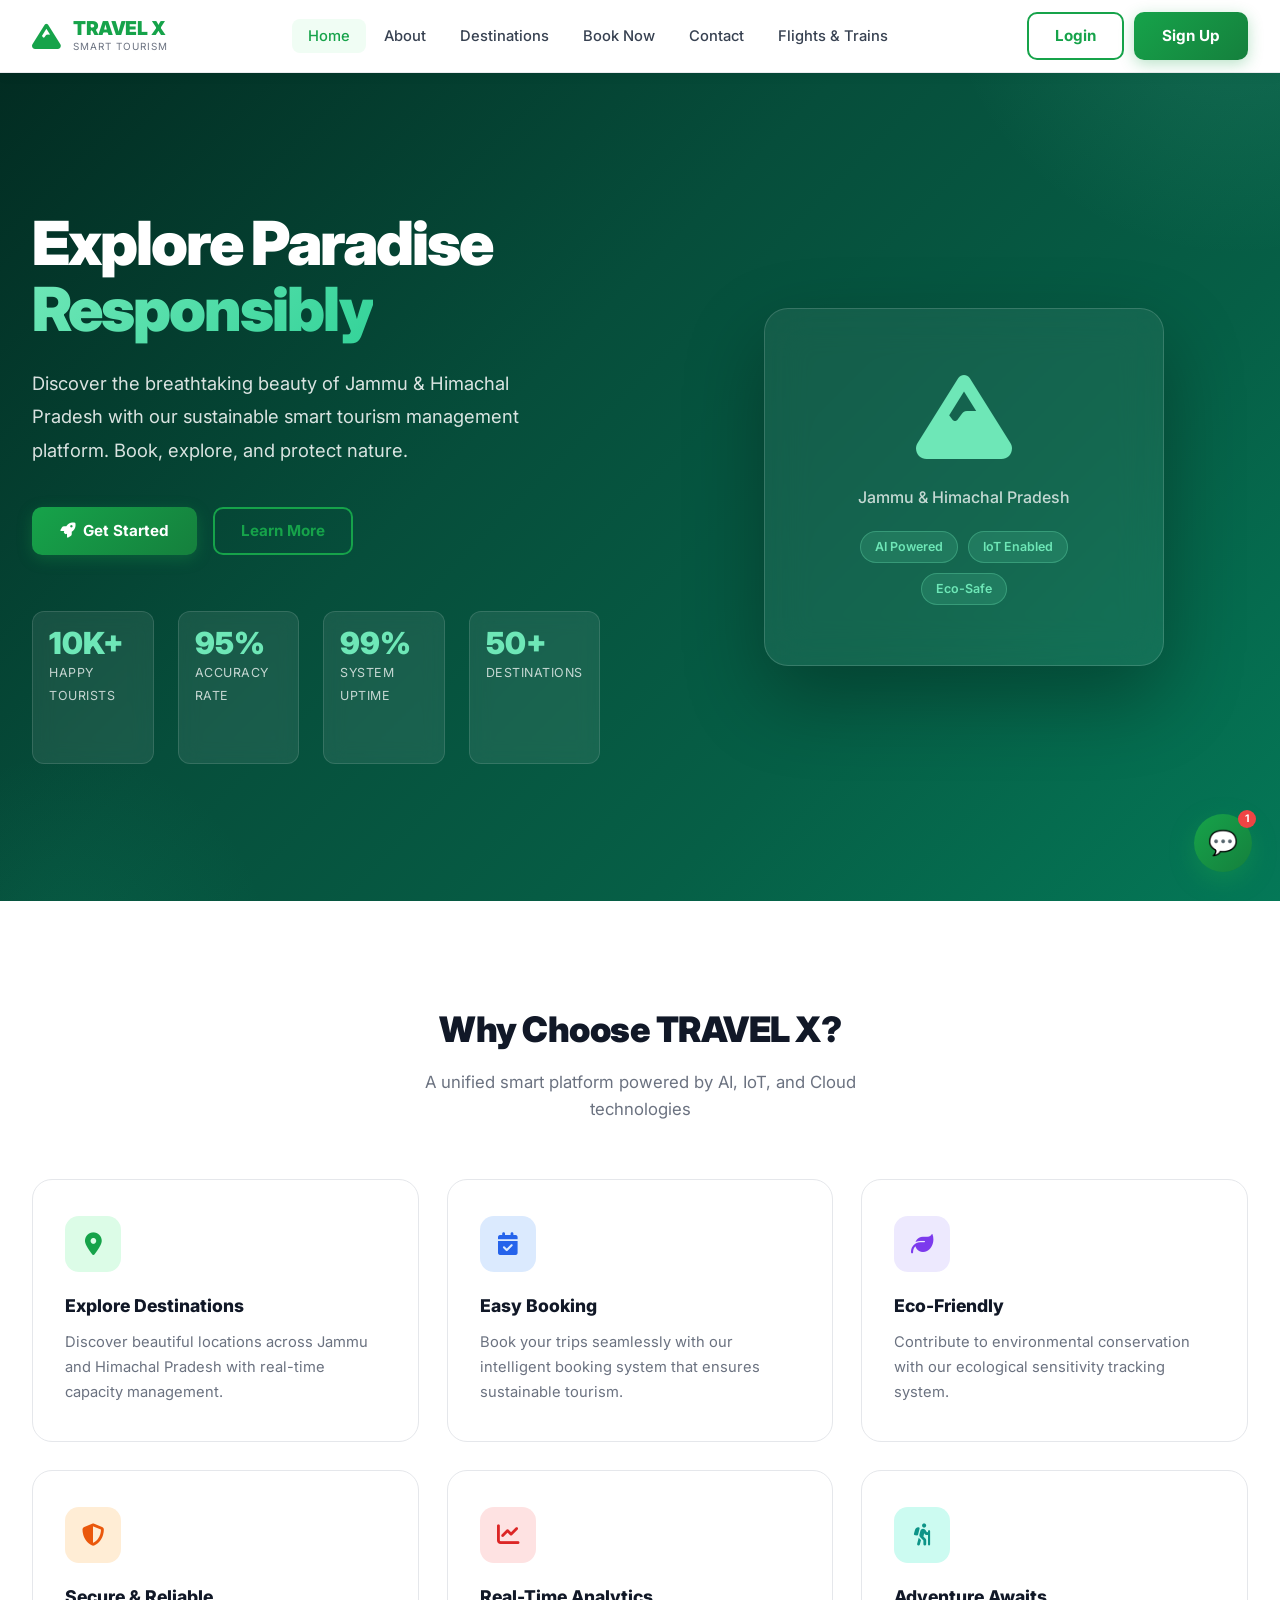
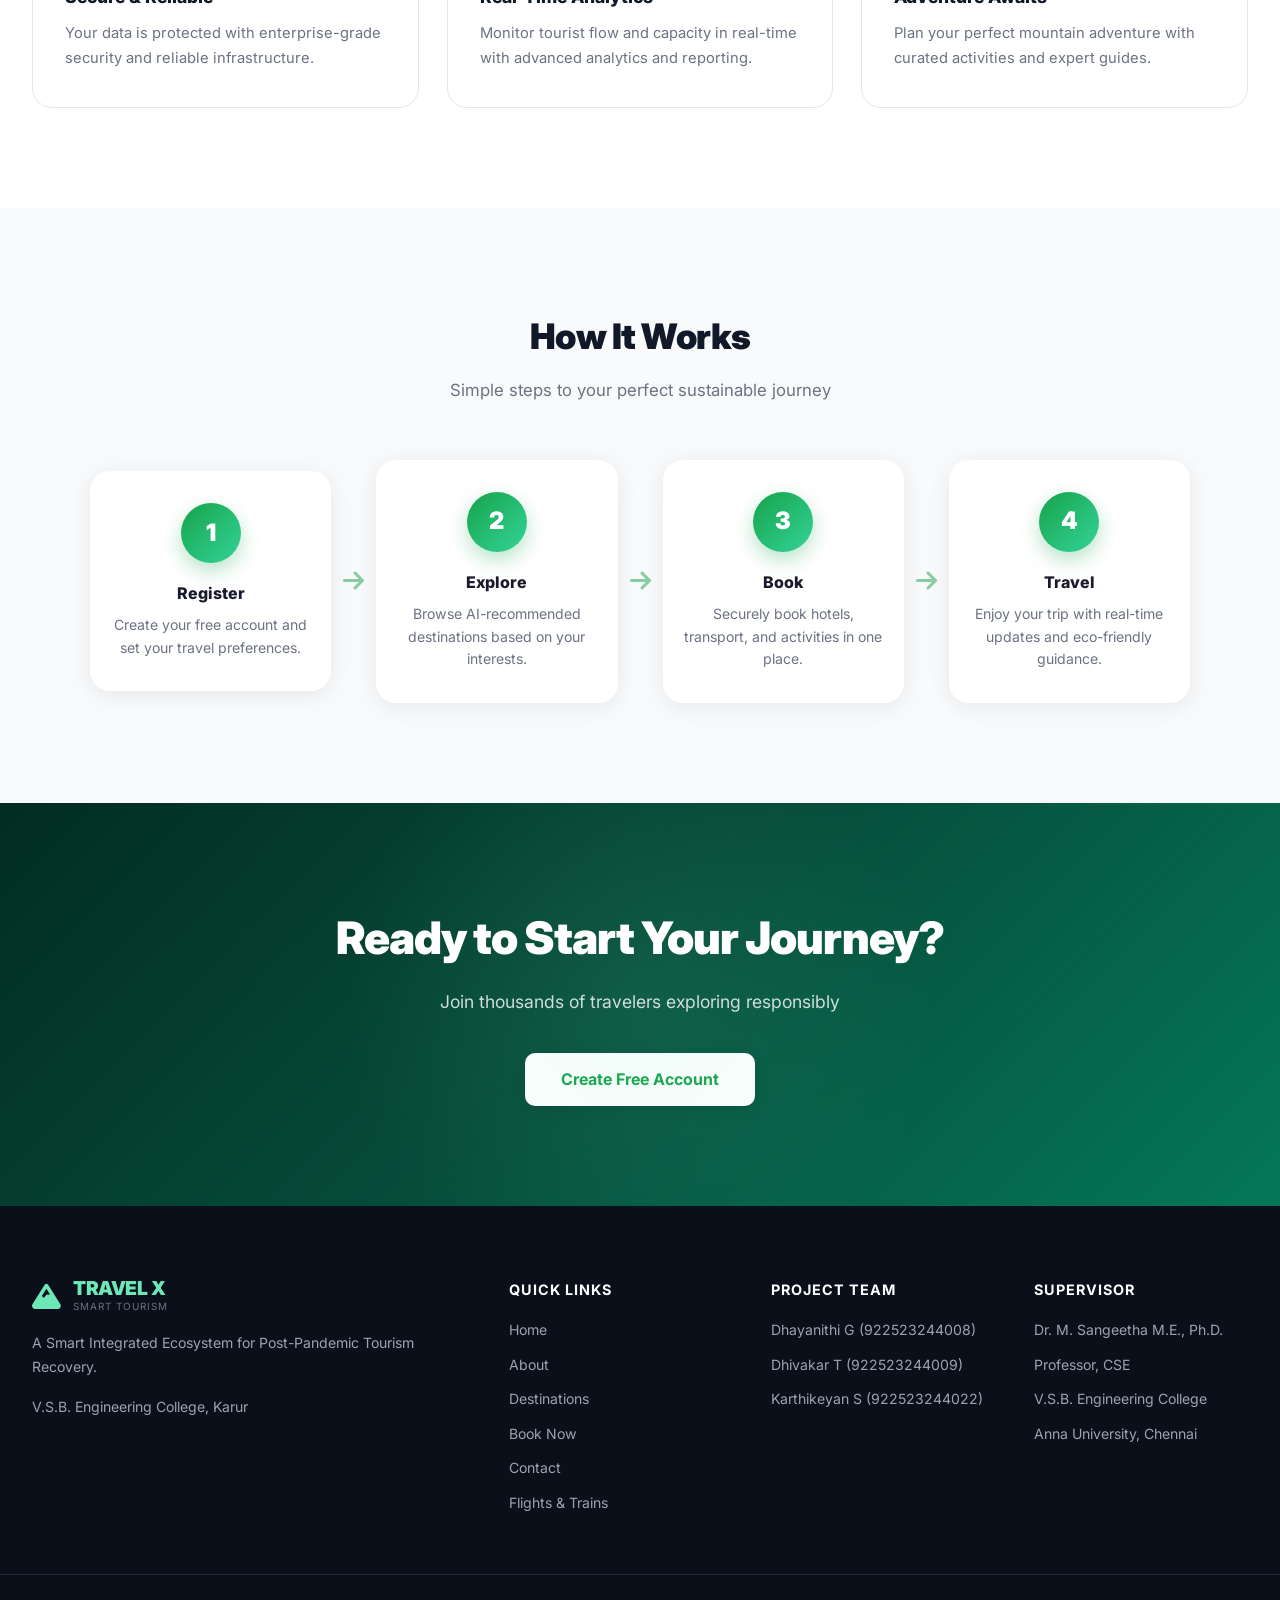
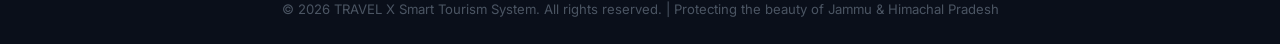
<file: index.html>
<!DOCTYPE html>
<html lang="en">
<head>
  <meta charset="UTF-8" />
  <meta name="viewport" content="width=device-width, initial-scale=1.0"/>
  <title>TRAVEL X - Smart Tourism Ecosystem</title>
  <link rel="stylesheet" href="css/style.css" />
  <link rel="stylesheet" href="https://cdnjs.cloudflare.com/ajax/libs/font-awesome/6.5.0/css/all.min.css"/>
</head>
<body>

  <!-- Navbar -->
  <nav class="navbar">
    <div class="nav-container">
      <div class="logo">
        <i class="fas fa-mountain"></i>
        <div>
          <span class="logo-title">TRAVEL X</span>
          <span class="logo-sub">Smart Tourism</span>
        </div>
      </div>
      <ul class="nav-links">
        <li><a href="index.html" class="active">Home</a></li>
        <li><a href="about.html">About</a></li>
        <li><a href="destinations.html">Destinations</a></li>
        <li><a href="booking.html">Book Now</a></li>
        <li><a href="contact.html">Contact</a></li><li><a href="transport.html">Flights &amp; Trains</a></li>
      </ul>
      <div class="nav-buttons">
        <a href="login.html" class="btn-outline">Login</a>
        <a href="signup.html" class="btn-primary">Sign Up</a>
      </div>
      <div class="hamburger" onclick="toggleMenu()">
        <i class="fas fa-bars"></i>
      </div>
    </div>
  </nav>

  <!-- Hero Section -->
  <section class="hero">
    <div class="hero-inner">
      <div class="hero-content">
        <h1>Explore Paradise <span>Responsibly</span></h1>
        <p>Discover the breathtaking beauty of Jammu & Himachal Pradesh with our sustainable smart tourism management platform. Book, explore, and protect nature.</p>
        <div class="hero-buttons">
          <a href="booking.html" class="btn-primary"><i class="fas fa-rocket"></i> Get Started</a>
          <a href="about.html" class="btn-outline">Learn More</a>
        </div>
        <div class="hero-stats">
          <div class="stat"><span>10K+</span><p>Happy Tourists</p></div>
          <div class="stat"><span>95%</span><p>Accuracy Rate</p></div>
          <div class="stat"><span>99%</span><p>System Uptime</p></div>
          <div class="stat"><span>50+</span><p>Destinations</p></div>
        </div>
      </div>
      <div class="hero-image">
        <div class="hero-img-placeholder">
          <i class="fas fa-mountain"></i>
          <p>Jammu & Himachal Pradesh</p>
          <div class="badge-row">
            <span class="badge">AI Powered</span>
            <span class="badge">IoT Enabled</span>
            <span class="badge">Eco-Safe</span>
          </div>
        </div>
      </div>
    </div>
  </section>

  <!-- Features Section -->
  <section class="features" id="features">
    <div class="section-header">
      <h2>Why Choose TRAVEL X?</h2>
      <p>A unified smart platform powered by AI, IoT, and Cloud technologies</p>
    </div>
    <div class="features-grid">
      <div class="feature-card">
        <div class="feature-icon green"><i class="fas fa-map-marker-alt"></i></div>
        <h3>Explore Destinations</h3>
        <p>Discover beautiful locations across Jammu and Himachal Pradesh with real-time capacity management.</p>
      </div>
      <div class="feature-card">
        <div class="feature-icon blue"><i class="fas fa-calendar-check"></i></div>
        <h3>Easy Booking</h3>
        <p>Book your trips seamlessly with our intelligent booking system that ensures sustainable tourism.</p>
      </div>
      <div class="feature-card">
        <div class="feature-icon purple"><i class="fas fa-leaf"></i></div>
        <h3>Eco-Friendly</h3>
        <p>Contribute to environmental conservation with our ecological sensitivity tracking system.</p>
      </div>
      <div class="feature-card">
        <div class="feature-icon orange"><i class="fas fa-shield-alt"></i></div>
        <h3>Secure & Reliable</h3>
        <p>Your data is protected with enterprise-grade security and reliable infrastructure.</p>
      </div>
      <div class="feature-card">
        <div class="feature-icon red"><i class="fas fa-chart-line"></i></div>
        <h3>Real-Time Analytics</h3>
        <p>Monitor tourist flow and capacity in real-time with advanced analytics and reporting.</p>
      </div>
      <div class="feature-card">
        <div class="feature-icon teal"><i class="fas fa-hiking"></i></div>
        <h3>Adventure Awaits</h3>
        <p>Plan your perfect mountain adventure with curated activities and expert guides.</p>
      </div>
    </div>
  </section>

  <!-- How It Works -->
  <section class="how-it-works">
    <div class="section-header">
      <h2>How It Works</h2>
      <p>Simple steps to your perfect sustainable journey</p>
    </div>
    <div class="steps">
      <div class="step">
        <div class="step-num">1</div>
        <h3>Register</h3>
        <p>Create your free account and set your travel preferences.</p>
      </div>
      <div class="step-arrow"><i class="fas fa-arrow-right"></i></div>
      <div class="step">
        <div class="step-num">2</div>
        <h3>Explore</h3>
        <p>Browse AI-recommended destinations based on your interests.</p>
      </div>
      <div class="step-arrow"><i class="fas fa-arrow-right"></i></div>
      <div class="step">
        <div class="step-num">3</div>
        <h3>Book</h3>
        <p>Securely book hotels, transport, and activities in one place.</p>
      </div>
      <div class="step-arrow"><i class="fas fa-arrow-right"></i></div>
      <div class="step">
        <div class="step-num">4</div>
        <h3>Travel</h3>
        <p>Enjoy your trip with real-time updates and eco-friendly guidance.</p>
      </div>
    </div>
  </section>

  <!-- CTA Section -->
  <section class="cta">
    <h2>Ready to Start Your Journey?</h2>
    <p>Join thousands of travelers exploring responsibly</p>
    <a href="signup.html" class="btn-white">Create Free Account</a>
  </section>

  <!-- Footer -->
  <footer class="footer">
    <div class="footer-container">
      <div class="footer-brand">
        <div class="logo">
          <i class="fas fa-mountain"></i>
          <div>
            <span class="logo-title">TRAVEL X</span>
            <span class="logo-sub">Smart Tourism</span>
          </div>
        </div>
        <p>A Smart Integrated Ecosystem for Post-Pandemic Tourism Recovery.</p>
        <p>V.S.B. Engineering College, Karur</p>
      </div>
      <div class="footer-links">
        <h4>Quick Links</h4>
        <ul>
          <li><a href="index.html">Home</a></li>
          <li><a href="about.html">About</a></li>
          <li><a href="destinations.html">Destinations</a></li>
          <li><a href="booking.html">Book Now</a></li>
          <li><a href="contact.html">Contact</a></li><li><a href="transport.html">Flights &amp; Trains</a></li>
        </ul>
      </div>
      <div class="footer-links">
        <h4>Project Team</h4>
        <ul>
          <li>Dhayanithi G (922523244008)</li>
          <li>Dhivakar T (922523244009)</li>
          <li>Karthikeyan S (922523244022)</li>
        </ul>
      </div>
      <div class="footer-links">
        <h4>Supervisor</h4>
        <ul>
          <li>Dr. M. Sangeetha M.E., Ph.D.</li>
          <li>Professor, CSE</li>
          <li>V.S.B. Engineering College</li>
          <li>Anna University, Chennai</li>
        </ul>
      </div>
    </div>
    <div class="footer-bottom">
      <p>© 2026 TRAVEL X Smart Tourism System. All rights reserved. | Protecting the beauty of Jammu & Himachal Pradesh</p>
    </div>
  </footer>

  <script src="js/main.js"></script>
<script src="js/chatbot.js"></script>
</body>
</html>
</file>
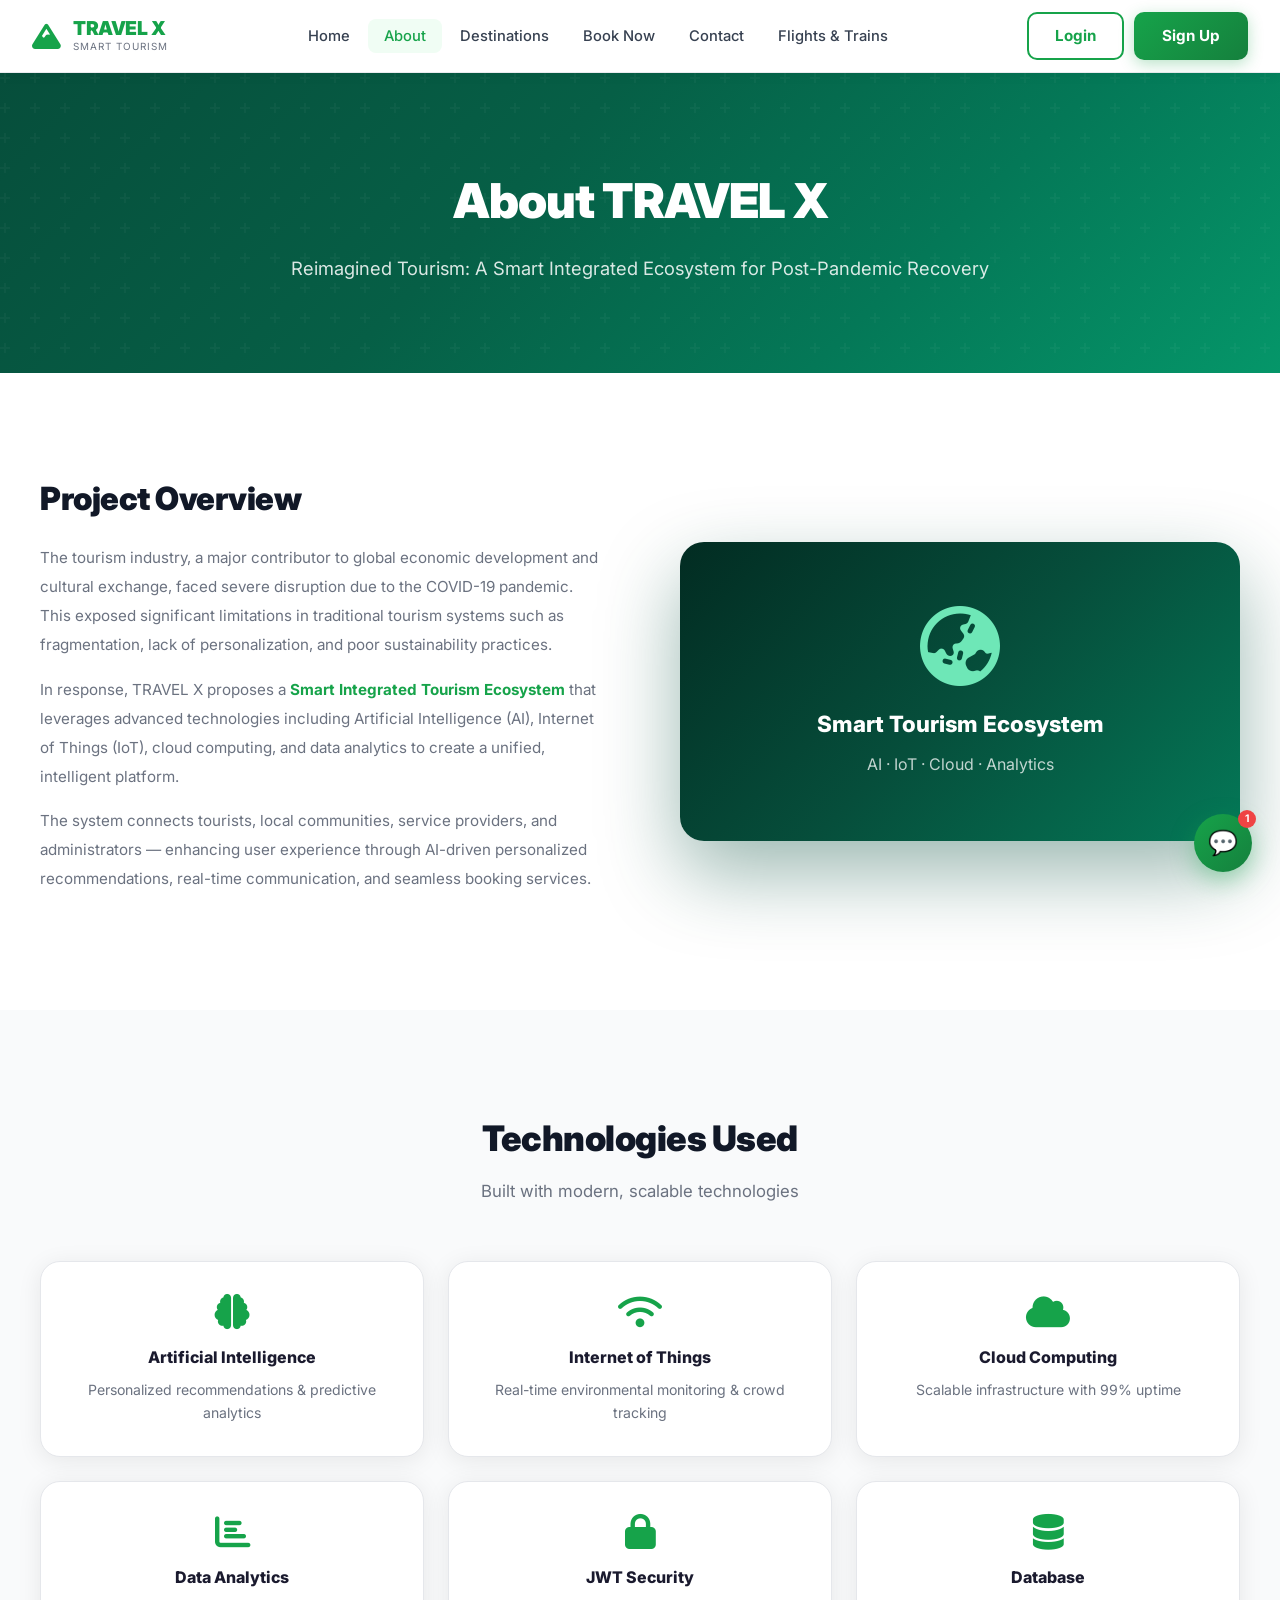
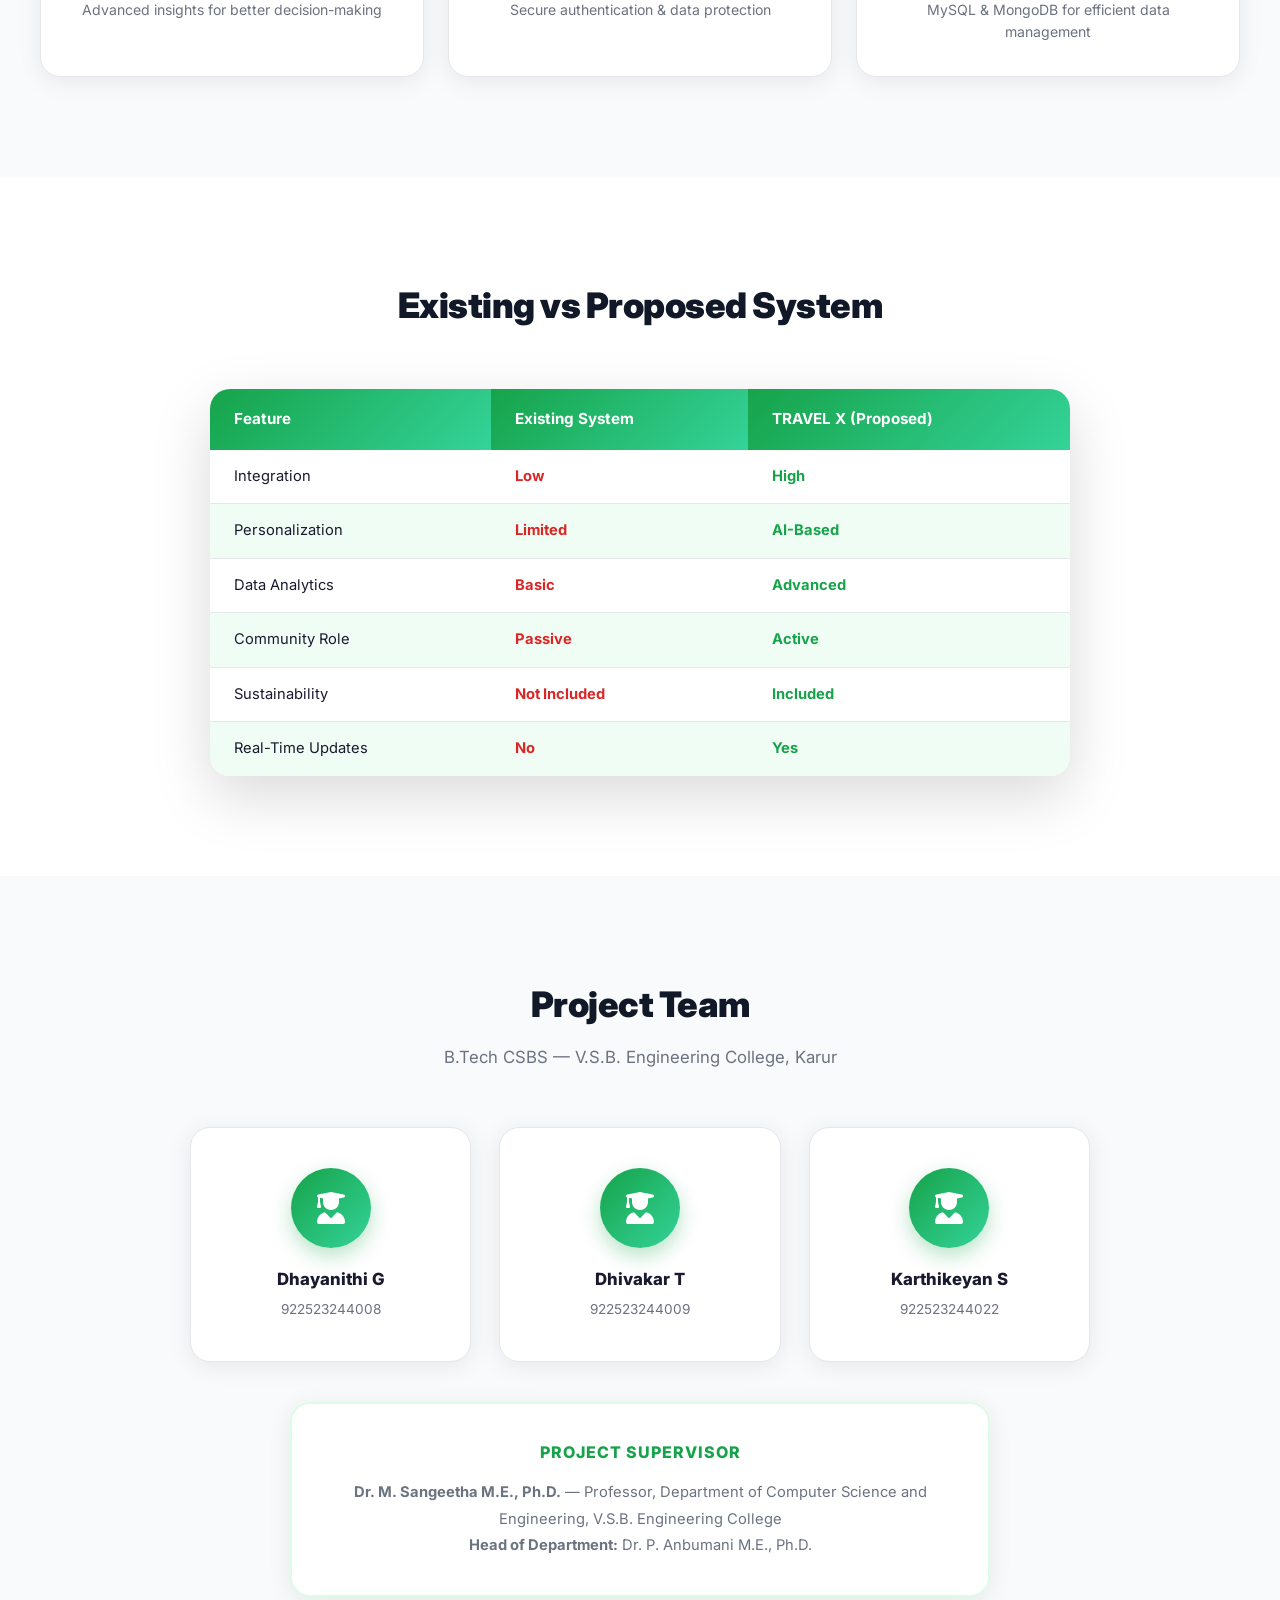
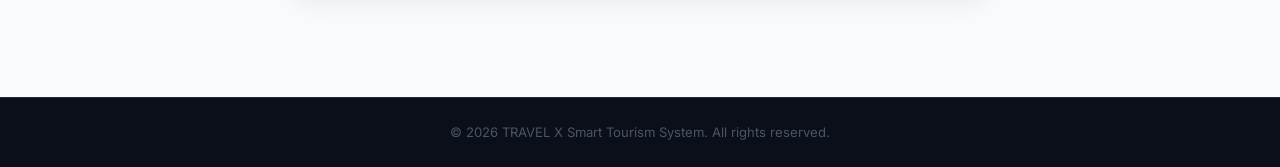
<file: about.html>
<!DOCTYPE html>
<html lang="en">
<head>
  <meta charset="UTF-8"/>
  <meta name="viewport" content="width=device-width, initial-scale=1.0"/>
  <title>About - TRAVEL X Smart Tourism</title>
  <link rel="stylesheet" href="css/style.css"/>
  <link rel="stylesheet" href="https://cdnjs.cloudflare.com/ajax/libs/font-awesome/6.5.0/css/all.min.css"/>
</head>
<body>

  <nav class="navbar">
    <div class="nav-container">
      <div class="logo">
        <i class="fas fa-mountain"></i>
        <div>
          <span class="logo-title">TRAVEL X</span>
          <span class="logo-sub">Smart Tourism</span>
        </div>
      </div>
      <ul class="nav-links">
        <li><a href="index.html">Home</a></li>
        <li><a href="about.html" class="active">About</a></li>
        <li><a href="destinations.html">Destinations</a></li>
        <li><a href="booking.html">Book Now</a></li>
        <li><a href="contact.html">Contact</a></li><li><a href="transport.html">Flights &amp; Trains</a></li>
      </ul>
      <div class="nav-buttons">
        <a href="login.html" class="btn-outline">Login</a>
        <a href="signup.html" class="btn-primary">Sign Up</a>
      </div>
      <div class="hamburger" onclick="toggleMenu()"><i class="fas fa-bars"></i></div>
    </div>
  </nav>

  <!-- Page Header -->
  <section class="page-header">
    <h1>About TRAVEL X</h1>
    <p>Reimagined Tourism: A Smart Integrated Ecosystem for Post-Pandemic Recovery</p>
  </section>

  <!-- Abstract -->
  <section class="about-section">
    <div class="about-grid">
      <div class="about-text">
        <h2>Project Overview</h2>
        <p>The tourism industry, a major contributor to global economic development and cultural exchange, faced severe disruption due to the COVID-19 pandemic. This exposed significant limitations in traditional tourism systems such as fragmentation, lack of personalization, and poor sustainability practices.</p>
        <p>In response, TRAVEL X proposes a <strong>Smart Integrated Tourism Ecosystem</strong> that leverages advanced technologies including Artificial Intelligence (AI), Internet of Things (IoT), cloud computing, and data analytics to create a unified, intelligent platform.</p>
        <p>The system connects tourists, local communities, service providers, and administrators — enhancing user experience through AI-driven personalized recommendations, real-time communication, and seamless booking services.</p>
      </div>
      <div class="about-image-box">
        <i class="fas fa-globe-asia"></i>
        <h3>Smart Tourism Ecosystem</h3>
        <p>AI · IoT · Cloud · Analytics</p>
      </div>
    </div>
  </section>

  <!-- Technologies -->
  <section class="tech-section">
    <div class="section-header">
      <h2>Technologies Used</h2>
      <p>Built with modern, scalable technologies</p>
    </div>
    <div class="tech-grid">
      <div class="tech-card"><i class="fas fa-brain"></i><h4>Artificial Intelligence</h4><p>Personalized recommendations & predictive analytics</p></div>
      <div class="tech-card"><i class="fas fa-wifi"></i><h4>Internet of Things</h4><p>Real-time environmental monitoring & crowd tracking</p></div>
      <div class="tech-card"><i class="fas fa-cloud"></i><h4>Cloud Computing</h4><p>Scalable infrastructure with 99% uptime</p></div>
      <div class="tech-card"><i class="fas fa-chart-bar"></i><h4>Data Analytics</h4><p>Advanced insights for better decision-making</p></div>
      <div class="tech-card"><i class="fas fa-lock"></i><h4>JWT Security</h4><p>Secure authentication & data protection</p></div>
      <div class="tech-card"><i class="fas fa-database"></i><h4>Database</h4><p>MySQL & MongoDB for efficient data management</p></div>
    </div>
  </section>

  <!-- Comparison Table -->
  <section class="comparison-section">
    <div class="section-header">
      <h2>Existing vs Proposed System</h2>
    </div>
    <div class="table-wrapper">
      <table class="comparison-table">
        <thead>
          <tr>
            <th>Feature</th>
            <th>Existing System</th>
            <th>TRAVEL X (Proposed)</th>
          </tr>
        </thead>
        <tbody>
          <tr><td>Integration</td><td class="bad">Low</td><td class="good">High</td></tr>
          <tr><td>Personalization</td><td class="bad">Limited</td><td class="good">AI-Based</td></tr>
          <tr><td>Data Analytics</td><td class="bad">Basic</td><td class="good">Advanced</td></tr>
          <tr><td>Community Role</td><td class="bad">Passive</td><td class="good">Active</td></tr>
          <tr><td>Sustainability</td><td class="bad">Not Included</td><td class="good">Included</td></tr>
          <tr><td>Real-Time Updates</td><td class="bad">No</td><td class="good">Yes</td></tr>
        </tbody>
      </table>
    </div>
  </section>

  <!-- Team Section -->
  <section class="team-section">
    <div class="section-header">
      <h2>Project Team</h2>
      <p>B.Tech CSBS — V.S.B. Engineering College, Karur</p>
    </div>
    <div class="team-grid">
      <div class="team-card">
        <div class="team-avatar"><i class="fas fa-user-graduate"></i></div>
        <h3>Dhayanithi G</h3>
        <p>922523244008</p>
      </div>
      <div class="team-card">
        <div class="team-avatar"><i class="fas fa-user-graduate"></i></div>
        <h3>Dhivakar T</h3>
        <p>922523244009</p>
      </div>
      <div class="team-card">
        <div class="team-avatar"><i class="fas fa-user-graduate"></i></div>
        <h3>Karthikeyan S</h3>
        <p>922523244022</p>
      </div>
    </div>
    <div class="supervisor-box">
      <h4>Project Supervisor</h4>
      <p><strong>Dr. M. Sangeetha M.E., Ph.D.</strong> — Professor, Department of Computer Science and Engineering, V.S.B. Engineering College</p>
      <p><strong>Head of Department:</strong> Dr. P. Anbumani M.E., Ph.D.</p>
    </div>
  </section>

  <footer class="footer">
    <div class="footer-bottom">
      <p>© 2026 TRAVEL X Smart Tourism System. All rights reserved.</p>
    </div>
  </footer>

  <script src="js/main.js"></script>
<script src="js/chatbot.js"></script>
</body>
</html>
</file>
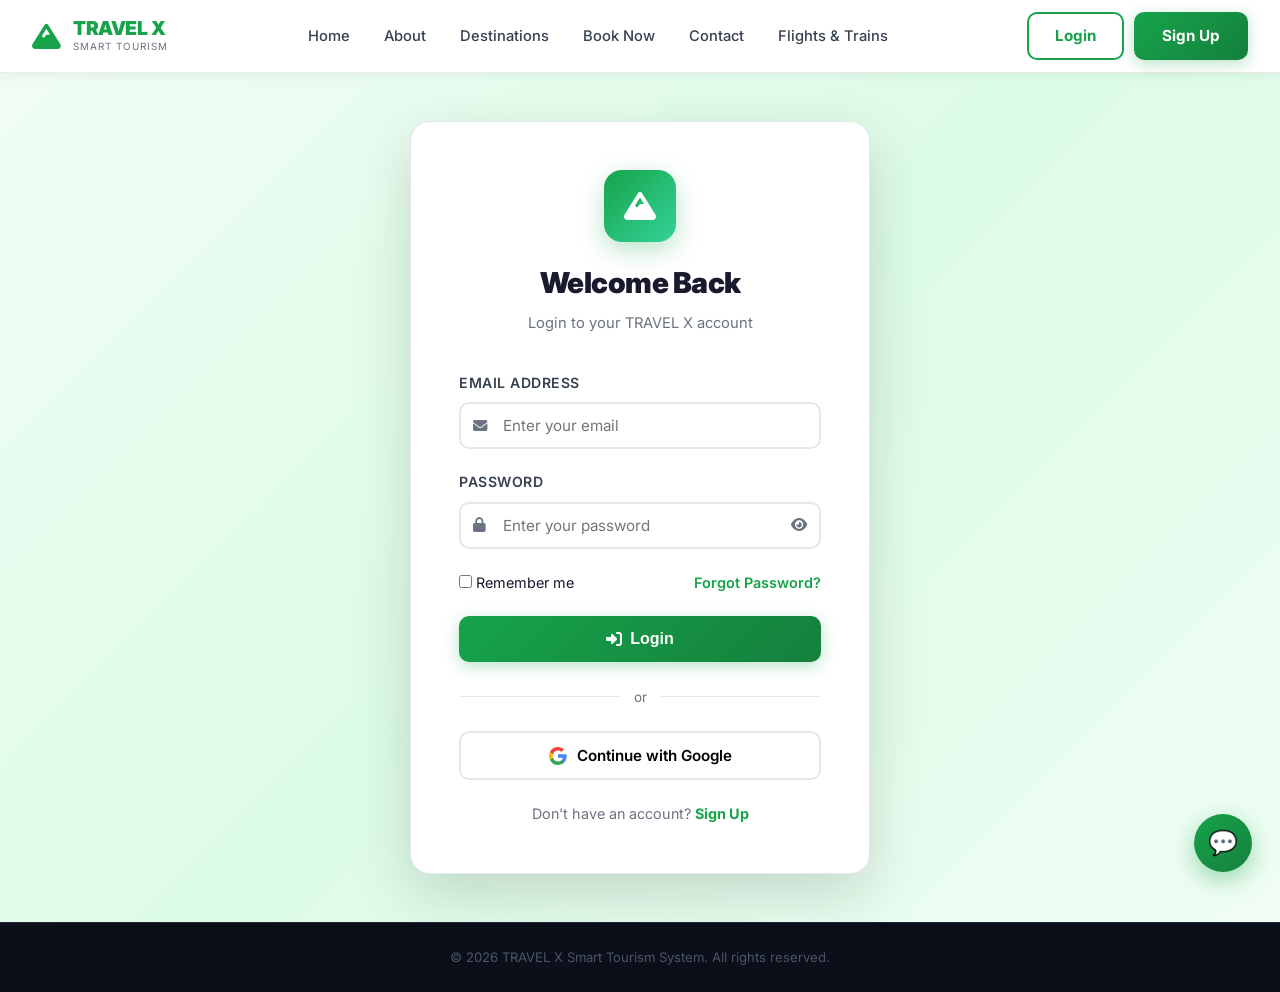
<file: booking.html>
<!DOCTYPE html>
<html lang="en">
<head>
  <meta charset="UTF-8"/>
  <meta name="viewport" content="width=device-width, initial-scale=1.0"/>
  <title>Book Now - TRAVEL X Smart Tourism</title>
  <link rel="stylesheet" href="css/style.css"/>
  <link rel="stylesheet" href="https://cdnjs.cloudflare.com/ajax/libs/font-awesome/6.5.0/css/all.min.css"/>
</head>
<body>

  <nav class="navbar">
    <div class="nav-container">
      <div class="logo">
        <i class="fas fa-mountain"></i>
        <div>
          <span class="logo-title">TRAVEL X</span>
          <span class="logo-sub">Smart Tourism</span>
        </div>
      </div>
      <ul class="nav-links">
        <li><a href="index.html">Home</a></li>
        <li><a href="about.html">About</a></li>
        <li><a href="destinations.html">Destinations</a></li>
        <li><a href="booking.html" class="active">Book Now</a></li>
        <li><a href="contact.html">Contact</a></li><li><a href="transport.html">Flights &amp; Trains</a></li>
      </ul>
      <div class="nav-buttons">
        <a href="login.html" class="btn-outline">Login</a>
        <a href="signup.html" class="btn-primary">Sign Up</a>
      </div>
      <div class="hamburger" onclick="toggleMenu()"><i class="fas fa-bars"></i></div>
    </div>
  </nav>

  <section class="page-header">
    <h1>Book Your Trip</h1>
    <p>Seamless, secure, and sustainable booking experience</p>
  </section>

  <section class="booking-section">
    <div class="booking-container">

      <!-- Booking Form -->
      <div class="booking-form-box">
        <h2><i class="fas fa-calendar-check"></i> Trip Booking</h2>
        <form id="bookingForm" onsubmit="submitBooking(event)">

          <div class="form-group">
            <label>Full Name</label>
            <input type="text" placeholder="Enter your full name" required/>
          </div>

          <div class="form-group">
            <label>Email Address</label>
            <input type="email" placeholder="Enter your email" required/>
          </div>

          <div class="form-group">
            <label>Phone Number</label>
            <input type="tel" placeholder="Enter your phone number" required/>
          </div>

          <div class="form-row">
            <div class="form-group">
              <label>Destination</label>
              <select required>
                <option value="">Select Destination</option>
                <option>Vaishno Devi, Jammu</option>
                <option>Manali, Himachal Pradesh</option>
                <option>Shimla, Himachal Pradesh</option>
                <option>Patnitop, Jammu</option>
                <option>Spiti Valley, Himachal Pradesh</option>
                <option>Dal Lake, Srinagar</option>
              </select>
            </div>
            <div class="form-group">
              <label>Number of Travelers</label>
              <input type="number" min="1" max="20" placeholder="e.g. 2" required/>
            </div>
          </div>

          <div class="form-row">
            <div class="form-group">
              <label>Check-In Date</label>
              <input type="date" required/>
            </div>
            <div class="form-group">
              <label>Check-Out Date</label>
              <input type="date" required/>
            </div>
          </div>

          <div class="form-group">
            <label>Accommodation Type</label>
            <select>
              <option>Budget Hotel</option>
              <option>Standard Hotel</option>
              <option>Luxury Resort</option>
              <option>Homestay</option>
              <option>Camping</option>
            </select>
          </div>

          <div class="form-group">
            <label>Activities (Optional)</label>
            <div class="checkbox-group">
              <label><input type="checkbox"/> Trekking</label>
              <label><input type="checkbox"/> Skiing</label>
              <label><input type="checkbox"/> River Rafting</label>
              <label><input type="checkbox"/> Paragliding</label>
              <label><input type="checkbox"/> Cultural Tour</label>
              <label><input type="checkbox"/> Wildlife Safari</label>
            </div>
          </div>

          <div class="form-group">
            <label>Special Requests</label>
            <textarea rows="3" placeholder="Any special requirements or notes..."></textarea>
          </div>

          <button type="submit" class="btn-primary btn-full">
            <i class="fas fa-check-circle"></i> Confirm Booking
          </button>
        </form>

        <!-- Success Message -->
        <div id="bookingSuccess" class="success-msg" style="display:none;">
          <i class="fas fa-check-circle"></i>
          <h3>Booking Confirmed!</h3>
          <p>Your trip has been booked successfully. A confirmation will be sent to your email.</p>
          <a href="index.html" class="btn-primary">Back to Home</a>
        </div>
      </div>

      <!-- Booking Info Sidebar -->
      <div class="booking-sidebar">
        <div class="sidebar-card">
          <h3><i class="fas fa-shield-alt"></i> Secure Booking</h3>
          <p>All transactions are encrypted and protected with enterprise-grade security.</p>
        </div>
        <div class="sidebar-card">
          <h3><i class="fas fa-leaf"></i> Eco-Friendly</h3>
          <p>Your booking contributes to sustainable tourism and environmental conservation.</p>
        </div>
        <div class="sidebar-card">
          <h3><i class="fas fa-headset"></i> 24/7 Support</h3>
          <p>Our AI-powered support system is available round the clock for assistance.</p>
        </div>
        <div class="sidebar-card performance">
          <h3>System Performance</h3>
          <div class="perf-item">
            <span>Response Time</span>
            <span class="perf-val">&lt; 2 sec</span>
          </div>
          <div class="perf-item">
            <span>System Uptime</span>
            <span class="perf-val">99%</span>
          </div>
          <div class="perf-item">
            <span>AI Accuracy</span>
            <span class="perf-val">95%</span>
          </div>
          <div class="perf-item">
            <span>User Satisfaction</span>
            <span class="perf-val">High</span>
          </div>
        </div>
      </div>

    </div>
  </section>

  <footer class="footer">
    <div class="footer-bottom">
      <p>© 2026 TRAVEL X Smart Tourism System. All rights reserved.</p>
    </div>
  </footer>

  <script src="js/main.js"></script>
<script src="js/chatbot.js"></script>
</body>
</html>
</file>
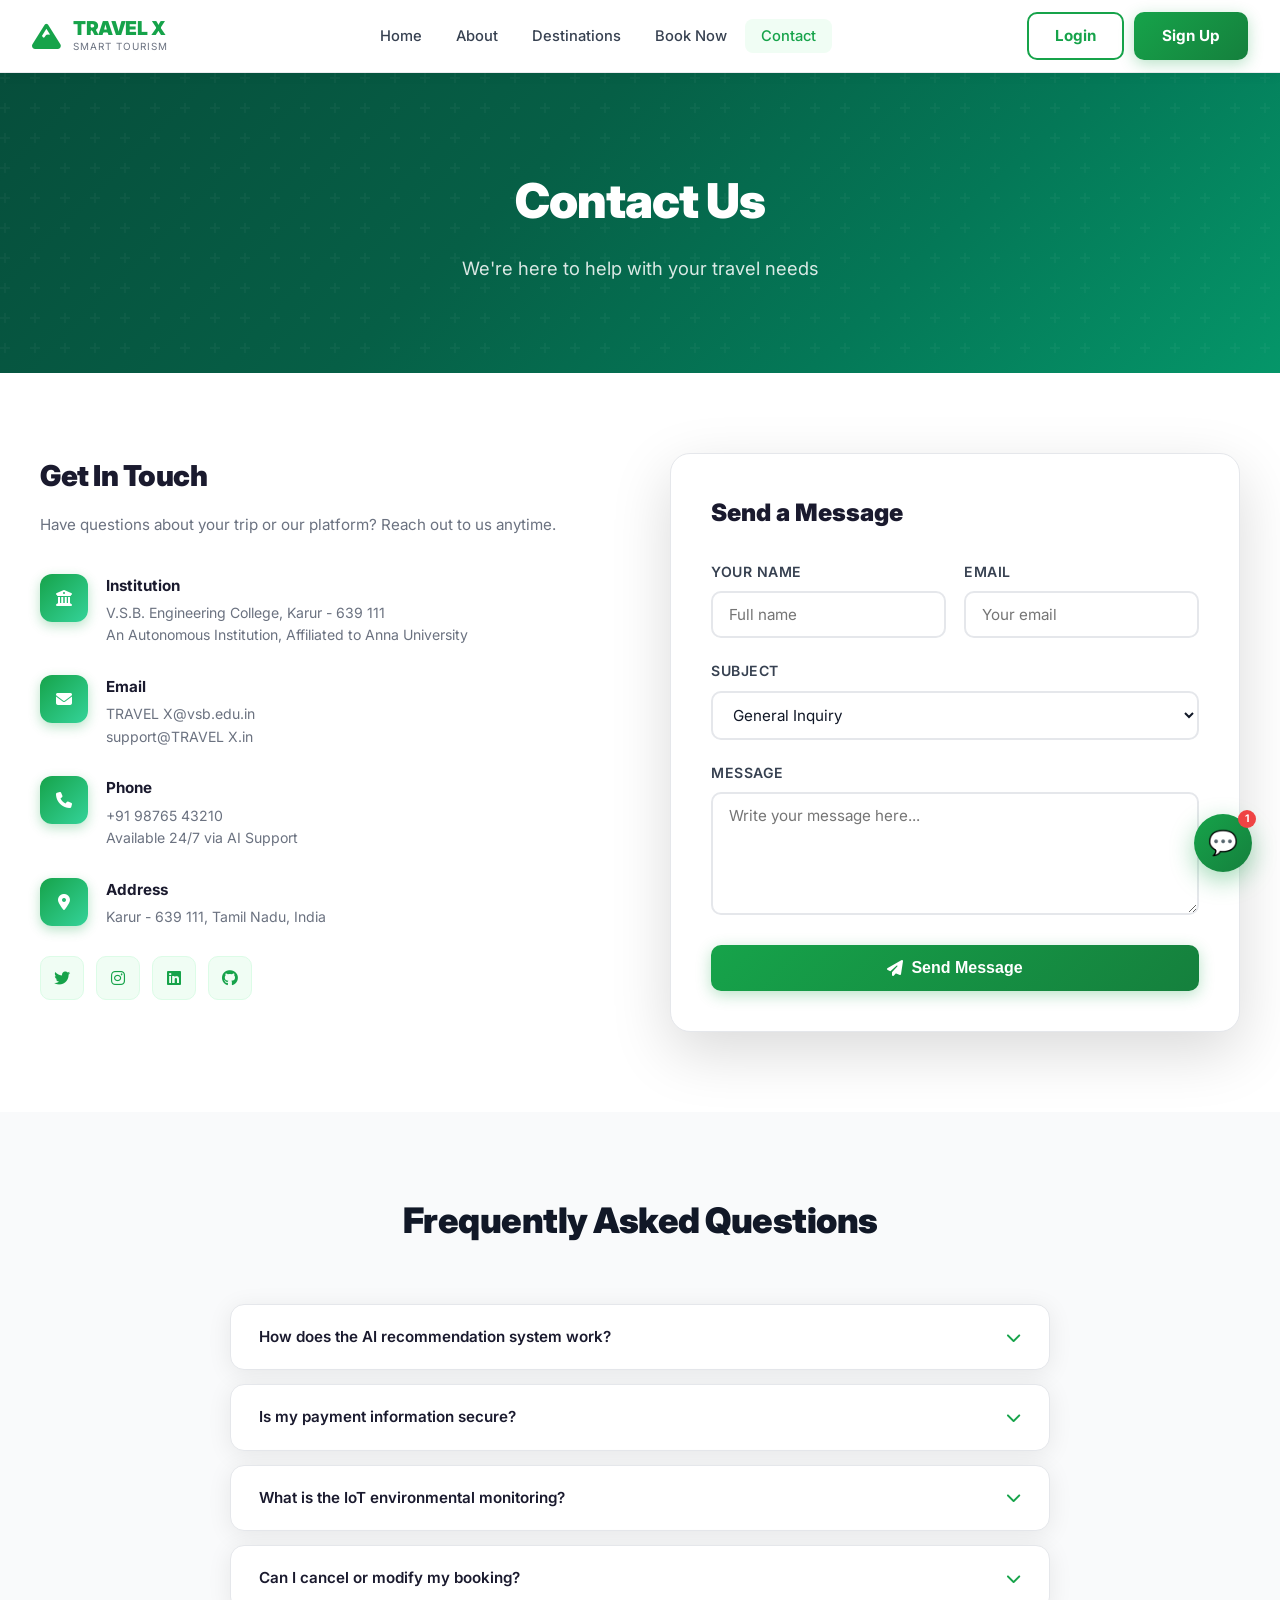
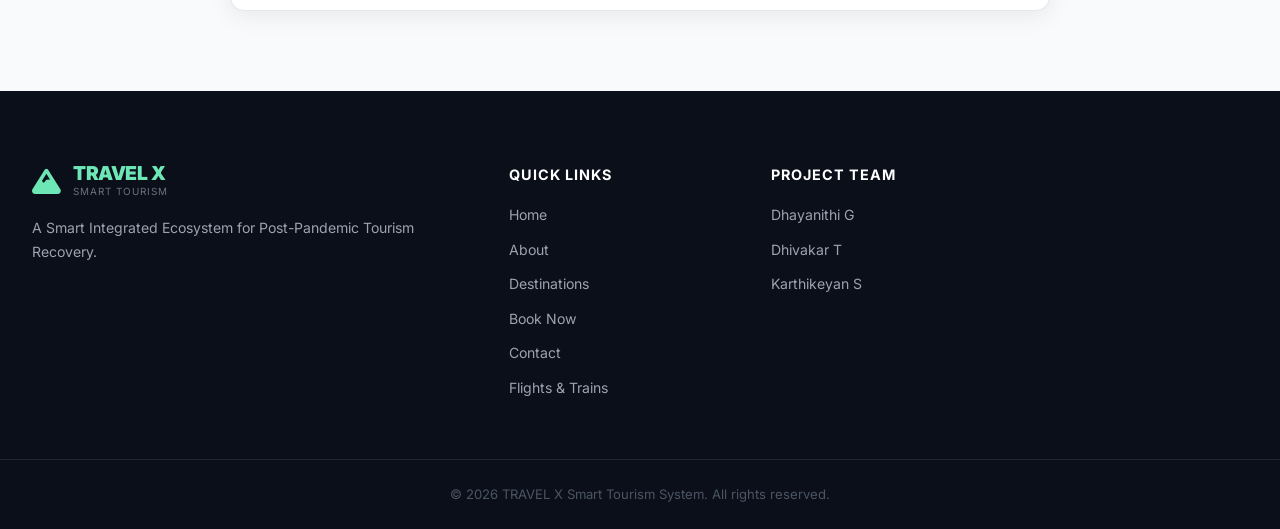
<file: contact.html>
<!DOCTYPE html>
<html lang="en">
<head>
  <meta charset="UTF-8"/>
  <meta name="viewport" content="width=device-width, initial-scale=1.0"/>
  <title>Contact - TRAVEL X Smart Tourism</title>
  <link rel="stylesheet" href="css/style.css"/>
  <link rel="stylesheet" href="https://cdnjs.cloudflare.com/ajax/libs/font-awesome/6.5.0/css/all.min.css"/>
</head>
<body>

  <nav class="navbar">
    <div class="nav-container">
      <div class="logo">
        <i class="fas fa-mountain"></i>
        <div>
          <span class="logo-title">TRAVEL X</span>
          <span class="logo-sub">Smart Tourism</span>
        </div>
      </div>
      <ul class="nav-links">
        <li><a href="index.html">Home</a></li>
        <li><a href="about.html">About</a></li>
        <li><a href="destinations.html">Destinations</a></li>
        <li><a href="booking.html">Book Now</a></li>
        <li><a href="contact.html" class="active">Contact</a></li>
      </ul>
      <div class="nav-buttons">
        <a href="login.html" class="btn-outline">Login</a>
        <a href="signup.html" class="btn-primary">Sign Up</a>
      </div>
      <div class="hamburger" onclick="toggleMenu()"><i class="fas fa-bars"></i></div>
    </div>
  </nav>

  <section class="page-header">
    <h1>Contact Us</h1>
    <p>We're here to help with your travel needs</p>
  </section>

  <section class="contact-section">
    <div class="contact-container">

      <!-- Contact Info -->
      <div class="contact-info">
        <h2>Get In Touch</h2>
        <p>Have questions about your trip or our platform? Reach out to us anytime.</p>

        <div class="contact-item">
          <div class="contact-icon"><i class="fas fa-university"></i></div>
          <div>
            <h4>Institution</h4>
            <p>V.S.B. Engineering College, Karur - 639 111</p>
            <p>An Autonomous Institution, Affiliated to Anna University</p>
          </div>
        </div>

        <div class="contact-item">
          <div class="contact-icon"><i class="fas fa-envelope"></i></div>
          <div>
            <h4>Email</h4>
            <p>TRAVEL X@vsb.edu.in</p>
            <p>support@TRAVEL X.in</p>
          </div>
        </div>

        <div class="contact-item">
          <div class="contact-icon"><i class="fas fa-phone"></i></div>
          <div>
            <h4>Phone</h4>
            <p>+91 98765 43210</p>
            <p>Available 24/7 via AI Support</p>
          </div>
        </div>

        <div class="contact-item">
          <div class="contact-icon"><i class="fas fa-map-marker-alt"></i></div>
          <div>
            <h4>Address</h4>
            <p>Karur - 639 111, Tamil Nadu, India</p>
          </div>
        </div>

        <div class="social-links">
          <a href="#"><i class="fab fa-twitter"></i></a>
          <a href="#"><i class="fab fa-instagram"></i></a>
          <a href="#"><i class="fab fa-linkedin"></i></a>
          <a href="#"><i class="fab fa-github"></i></a>
        </div>
      </div>

      <!-- Contact Form -->
      <div class="contact-form-box">
        <h2>Send a Message</h2>
        <form id="contactForm" onsubmit="submitContact(event)">
          <div class="form-row">
            <div class="form-group">
              <label>Your Name</label>
              <input type="text" placeholder="Full name" required/>
            </div>
            <div class="form-group">
              <label>Email</label>
              <input type="email" placeholder="Your email" required/>
            </div>
          </div>
          <div class="form-group">
            <label>Subject</label>
            <select>
              <option>General Inquiry</option>
              <option>Booking Support</option>
              <option>Technical Issue</option>
              <option>Feedback</option>
              <option>Partnership</option>
            </select>
          </div>
          <div class="form-group">
            <label>Message</label>
            <textarea rows="5" placeholder="Write your message here..." required></textarea>
          </div>
          <button type="submit" class="btn-primary btn-full">
            <i class="fas fa-paper-plane"></i> Send Message
          </button>
        </form>
        <div id="contactSuccess" class="success-msg" style="display:none;">
          <i class="fas fa-check-circle"></i>
          <h3>Message Sent!</h3>
          <p>Thank you for reaching out. We'll get back to you within 24 hours.</p>
        </div>
      </div>

    </div>
  </section>

  <!-- FAQ Section -->
  <section class="faq-section">
    <div class="section-header">
      <h2>Frequently Asked Questions</h2>
    </div>
    <div class="faq-list">
      <div class="faq-item">
        <div class="faq-q" onclick="toggleFaq(this)">
          <span>How does the AI recommendation system work?</span>
          <i class="fas fa-chevron-down"></i>
        </div>
        <div class="faq-a">Our AI analyzes your travel preferences, history, and real-time contextual data to suggest personalized destinations, accommodations, and activities with 95% accuracy.</div>
      </div>
      <div class="faq-item">
        <div class="faq-q" onclick="toggleFaq(this)">
          <span>Is my payment information secure?</span>
          <i class="fas fa-chevron-down"></i>
        </div>
        <div class="faq-a">Yes. All transactions are encrypted using enterprise-grade security protocols. We use JWT authentication and secure payment gateways to protect your data.</div>
      </div>
      <div class="faq-item">
        <div class="faq-q" onclick="toggleFaq(this)">
          <span>What is the IoT environmental monitoring?</span>
          <i class="fas fa-chevron-down"></i>
        </div>
        <div class="faq-a">IoT sensors at destinations track crowd density, air quality, temperature, and resource usage in real-time to promote sustainable tourism and prevent overcrowding.</div>
      </div>
      <div class="faq-item">
        <div class="faq-q" onclick="toggleFaq(this)">
          <span>Can I cancel or modify my booking?</span>
          <i class="fas fa-chevron-down"></i>
        </div>
        <div class="faq-a">Yes, bookings can be modified or cancelled through your dashboard. Cancellation policies vary by destination and accommodation type.</div>
      </div>
    </div>
  </section>

  <footer class="footer">
    <div class="footer-container">
      <div class="footer-brand">
        <div class="logo">
          <i class="fas fa-mountain"></i>
          <div>
            <span class="logo-title">TRAVEL X</span>
            <span class="logo-sub">Smart Tourism</span>
          </div>
        </div>
        <p>A Smart Integrated Ecosystem for Post-Pandemic Tourism Recovery.</p>
      </div>
      <div class="footer-links">
        <h4>Quick Links</h4>
        <ul>
          <li><a href="index.html">Home</a></li>
          <li><a href="about.html">About</a></li>
          <li><a href="destinations.html">Destinations</a></li>
          <li><a href="booking.html">Book Now</a></li>
          <li><a href="contact.html">Contact</a></li><li><a href="transport.html">Flights &amp; Trains</a></li>
        </ul>
      </div>
      <div class="footer-links">
        <h4>Project Team</h4>
        <ul>
          <li>Dhayanithi G</li>
          <li>Dhivakar T</li>
          <li>Karthikeyan S</li>
        </ul>
      </div>
    </div>
    <div class="footer-bottom">
      <p>© 2026 TRAVEL X Smart Tourism System. All rights reserved.</p>
    </div>
  </footer>

  <script src="js/main.js"></script>
<script src="js/chatbot.js"></script>
</body>
</html>
</file>
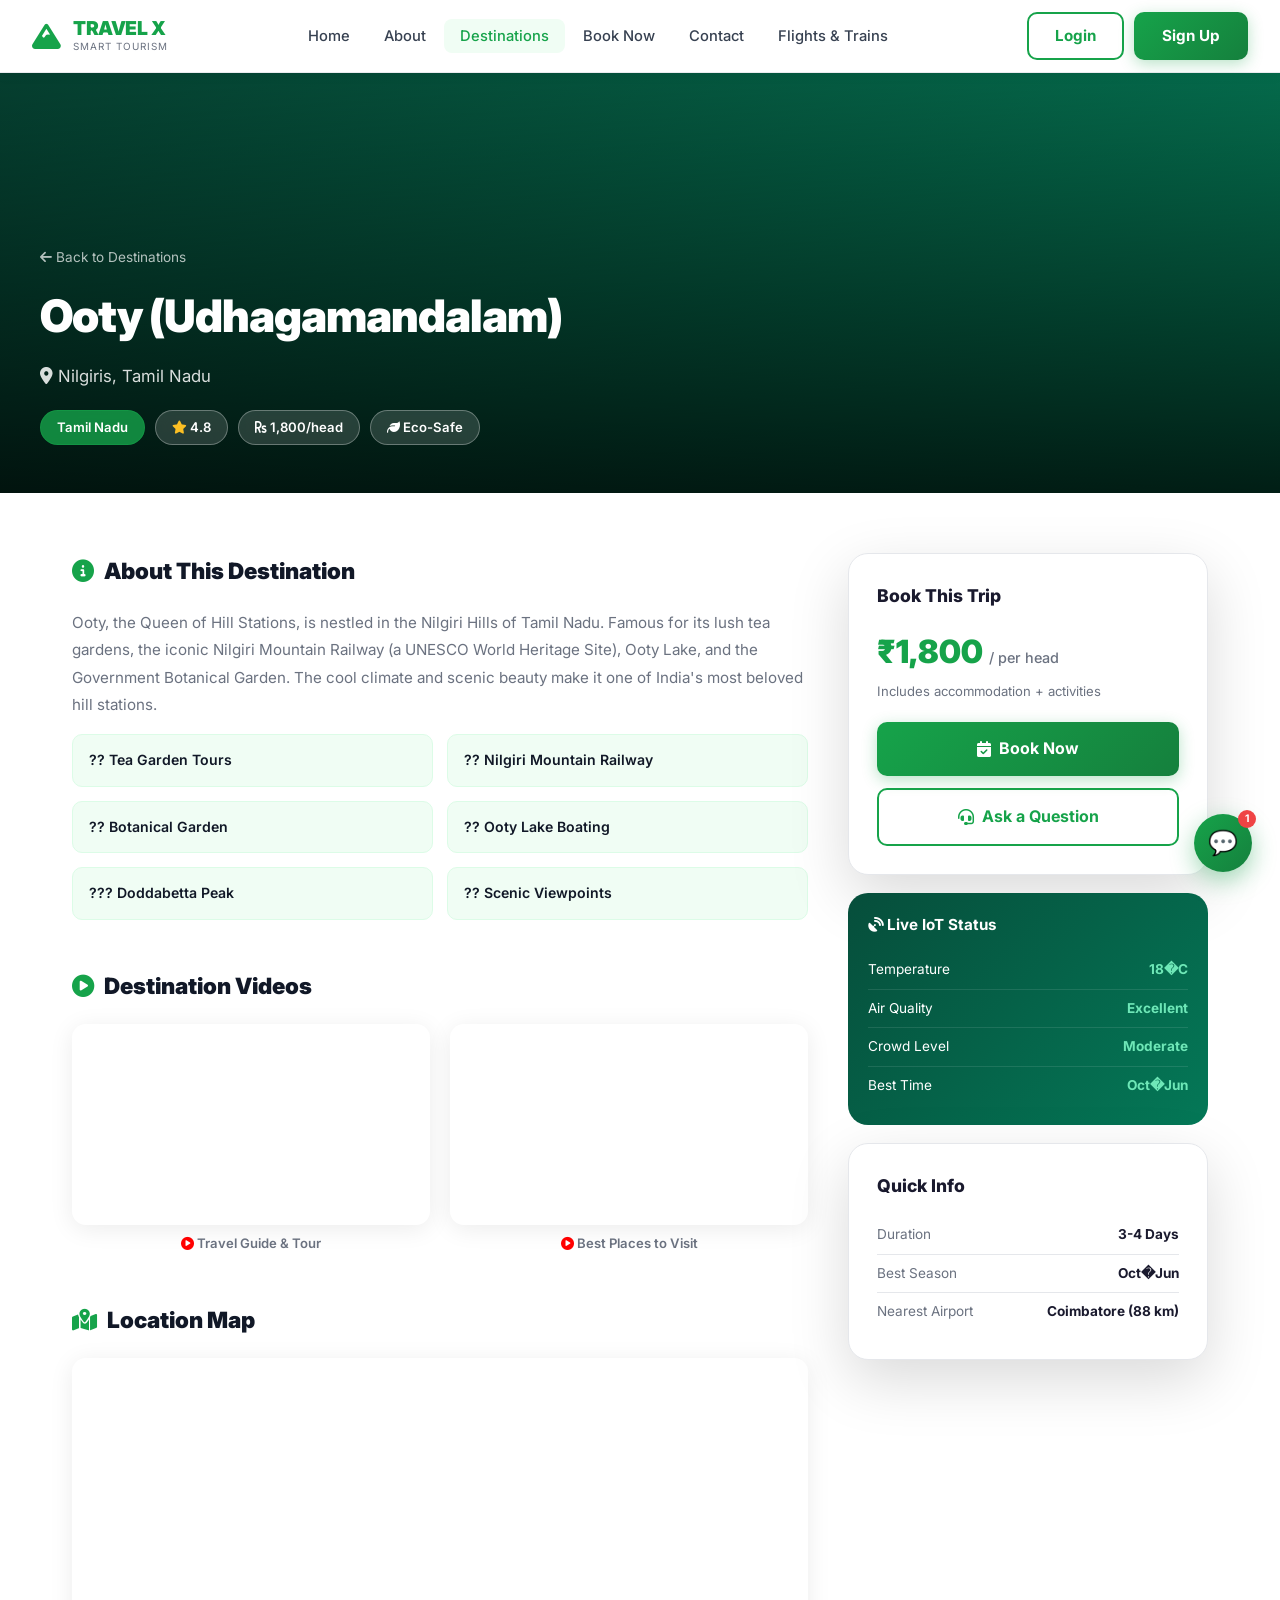
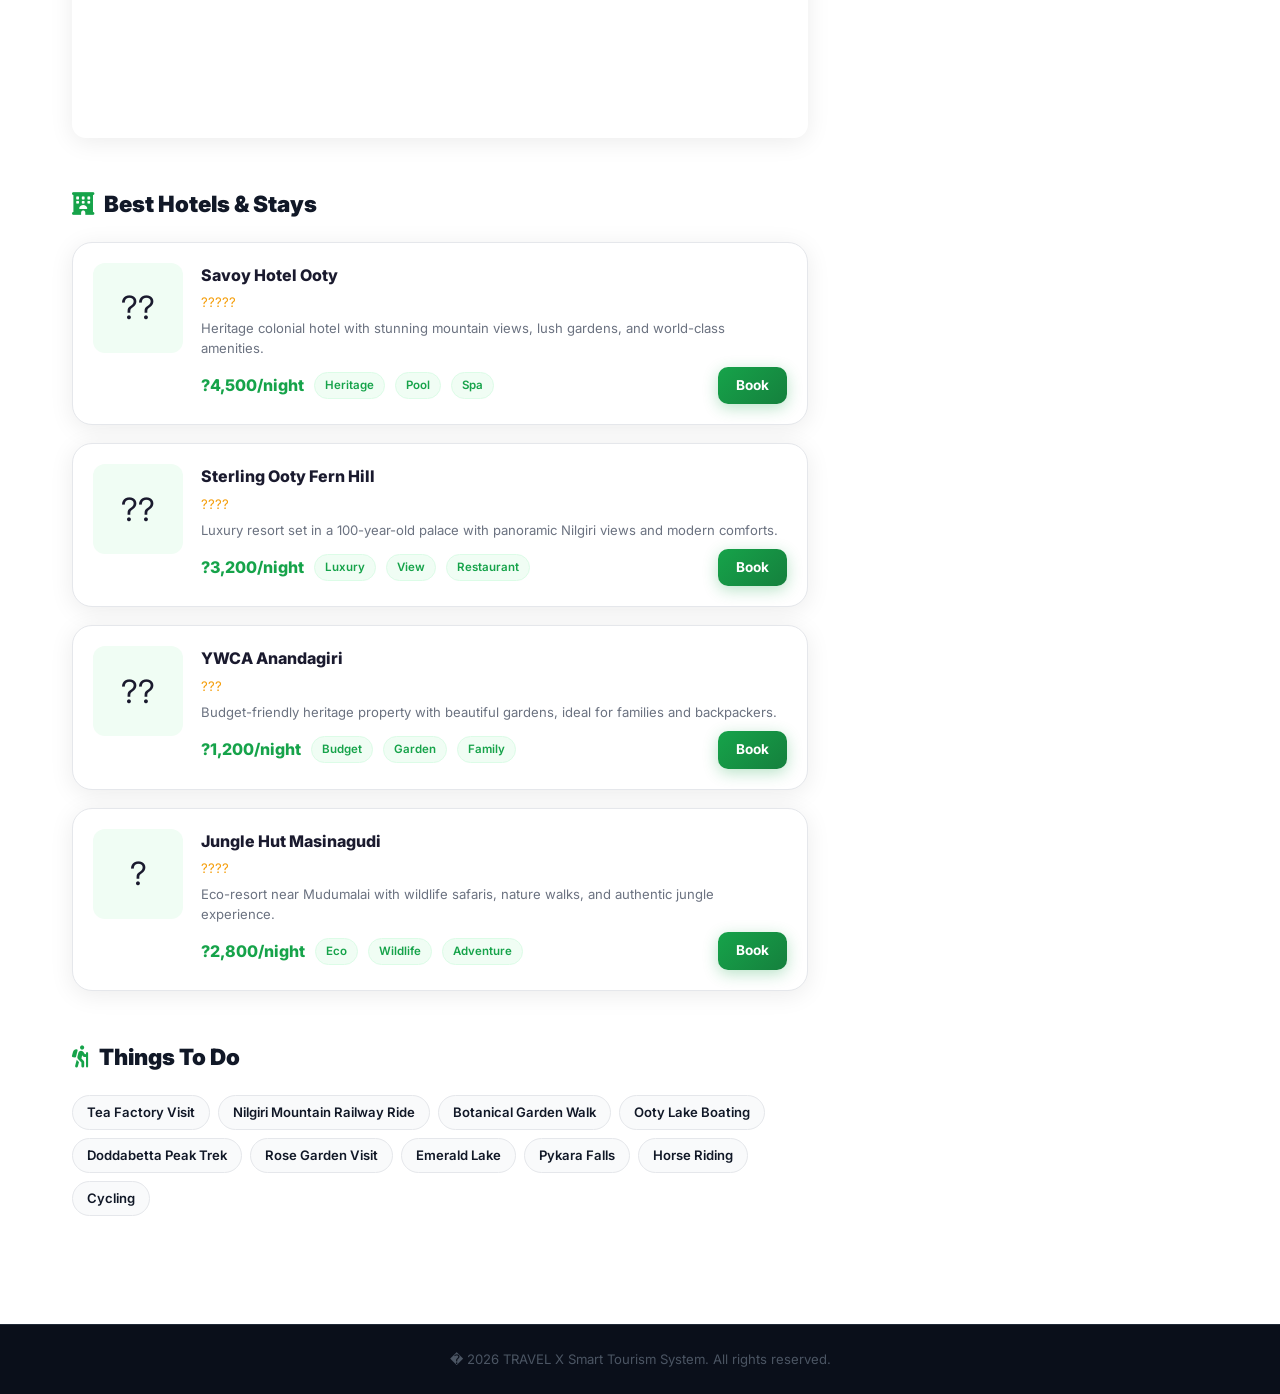
<file: destination-detail.html>
<!DOCTYPE html>
<html lang="en">
<head>
  <meta charset="UTF-8"/>
  <meta name="viewport" content="width=device-width, initial-scale=1.0"/>
  <title>Destination Details - TRAVEL X</title>
  <link rel="stylesheet" href="css/style.css"/>
  <link rel="stylesheet" href="https://cdnjs.cloudflare.com/ajax/libs/font-awesome/6.5.0/css/all.min.css"/>
  <style>
    .detail-hero{min-height:420px;display:flex;align-items:flex-end;padding:48px 32px;position:relative;overflow:hidden}
    .detail-hero-overlay{position:absolute;inset:0;background:linear-gradient(to top,rgba(0,0,0,0.8) 0%,rgba(0,0,0,0.2) 100%)}
    .detail-hero-bg{position:absolute;inset:0;background:linear-gradient(135deg,#064e3b,#047857);z-index:0}
    .detail-hero-content{position:relative;z-index:1;max-width:1200px;margin:0 auto;width:100%;color:#fff}
    .detail-hero-content h1{font-size:2.8rem;font-weight:900;margin-bottom:10px;letter-spacing:-1px}
    .detail-hero-content p{font-size:1.05rem;opacity:0.85;margin-bottom:20px}
    .detail-badges{display:flex;gap:10px;flex-wrap:wrap}
    .detail-badge{background:rgba(255,255,255,0.15);border:1px solid rgba(255,255,255,0.3);padding:6px 16px;border-radius:20px;font-size:0.82rem;font-weight:600;backdrop-filter:blur(8px)}
    .detail-badge.green{background:rgba(22,163,74,0.8);border-color:rgba(22,163,74,0.5)}
    .detail-main{max-width:1200px;margin:0 auto;padding:60px 32px;display:grid;grid-template-columns:1fr 360px;gap:40px;align-items:start}
    .detail-content{}
    .detail-sidebar{position:sticky;top:90px}
    .detail-section{margin-bottom:48px}
    .detail-section h2{font-size:1.4rem;font-weight:900;margin-bottom:20px;color:var(--dark);display:flex;align-items:center;gap:10px}
    .detail-section h2 .fas{color:var(--green)}
    .detail-section p{color:var(--gray);line-height:1.8;font-size:0.95rem}
    .highlights-grid{display:grid;grid-template-columns:repeat(2,1fr);gap:14px;margin-top:16px}
    .highlight-item{background:var(--green-50);border:1px solid var(--green-light);border-radius:10px;padding:14px 16px;display:flex;align-items:center;gap:10px;font-size:0.88rem;font-weight:600;color:var(--dark)}
    .highlight-item .fas{color:var(--green);font-size:1rem}
    .video-grid{display:grid;grid-template-columns:repeat(2,1fr);gap:20px}
    .video-wrap{border-radius:14px;overflow:hidden;box-shadow:var(--shadow);aspect-ratio:16/9}
    .video-wrap iframe{width:100%;height:100%;border:none}
    .video-label{font-size:0.82rem;font-weight:600;color:var(--gray);margin-top:8px;text-align:center}
    .map-wrap{border-radius:14px;overflow:hidden;box-shadow:var(--shadow);height:380px}
    .map-wrap iframe{width:100%;height:100%;border:none}
    .hotels-grid{display:grid;grid-template-columns:repeat(1,1fr);gap:18px}
    .hotel-card{background:#fff;border:1px solid var(--border);border-radius:var(--radius-lg);padding:20px;display:flex;gap:18px;align-items:flex-start;box-shadow:var(--shadow);transition:all 0.2s}
    .hotel-card:hover{transform:translateY(-3px);box-shadow:var(--shadow-lg)}
    .hotel-img{width:90px;height:90px;border-radius:12px;flex-shrink:0;display:flex;align-items:center;justify-content:center;font-size:2rem}
    .hotel-info{flex:1}
    .hotel-info h4{font-weight:800;margin-bottom:4px;font-size:1rem}
    .hotel-info .stars{color:#f59e0b;font-size:0.82rem;margin-bottom:6px}
    .hotel-info p{color:var(--gray);font-size:0.82rem;line-height:1.5;margin-bottom:8px}
    .hotel-meta{display:flex;gap:10px;flex-wrap:wrap;align-items:center}
    .hotel-price{font-weight:800;color:var(--green);font-size:1rem}
    .hotel-tag{background:var(--green-50);border:1px solid var(--green-light);color:var(--green);padding:3px 10px;border-radius:20px;font-size:0.72rem;font-weight:600}
    .book-sidebar-card{background:#fff;border-radius:var(--radius-lg);padding:28px;box-shadow:var(--shadow-lg);border:1px solid var(--border);margin-bottom:18px}
    .book-sidebar-card h3{font-weight:800;margin-bottom:16px;font-size:1.1rem}
    .price-big{font-size:2rem;font-weight:900;color:var(--green);margin-bottom:4px}
    .price-big span{font-size:0.9rem;font-weight:500;color:var(--gray)}
    .iot-live{background:linear-gradient(135deg,#064e3b,#047857);border-radius:var(--radius-lg);padding:20px;color:#fff;margin-bottom:18px}
    .iot-live h4{font-weight:700;margin-bottom:14px;font-size:0.95rem}
    .iot-row{display:flex;justify-content:space-between;padding:8px 0;border-bottom:1px solid rgba(255,255,255,0.1);font-size:0.85rem}
    .iot-row:last-child{border-bottom:none}
    .iot-val{font-weight:700;color:#6ee7b7}
    .activities-list{display:flex;flex-wrap:wrap;gap:8px;margin-top:12px}
    .act-tag{background:var(--light);border:1px solid var(--border);padding:6px 14px;border-radius:20px;font-size:0.82rem;font-weight:600;color:var(--dark)}
    @media(max-width:900px){.detail-main{grid-template-columns:1fr}.detail-sidebar{position:static}.video-grid{grid-template-columns:1fr}.highlights-grid{grid-template-columns:1fr}}
  </style>
</head>
<body>
  <nav class="navbar">
    <div class="nav-container">
      <div class="logo">
        <i class="fas fa-mountain"></i>
        <div><span class="logo-title">TRAVEL X</span><span class="logo-sub">Smart Tourism</span></div>
      </div>
      <ul class="nav-links">
        <li><a href="index.html">Home</a></li>
        <li><a href="about.html">About</a></li>
        <li><a href="destinations.html" class="active">Destinations</a></li>
        <li><a href="booking.html">Book Now</a></li>
        <li><a href="contact.html">Contact</a></li><li><a href="transport.html">Flights &amp; Trains</a></li>
      </ul>
      <div class="nav-buttons">
        <a href="login.html" class="btn-outline">Login</a>
        <a href="signup.html" class="btn-primary">Sign Up</a>
      </div>
      <div class="hamburger" onclick="toggleMenu()"><i class="fas fa-bars"></i></div>
    </div>
  </nav>

  <!-- Dynamic Hero -->
  <div class="detail-hero" id="detailHero">
    <div class="detail-hero-bg" id="heroBg"></div>
    <div class="detail-hero-overlay"></div>
    <div class="detail-hero-content">
      <div style="margin-bottom:12px"><a href="destinations.html" style="color:rgba(255,255,255,0.7);font-size:0.85rem"><i class="fas fa-arrow-left"></i> Back to Destinations</a></div>
      <h1 id="destTitle">Destination</h1>
      <p id="destLocation"><i class="fas fa-map-marker-alt"></i> Location</p>
      <div class="detail-badges">
        <div class="detail-badge green" id="destState">State</div>
        <div class="detail-badge" id="destRating"><i class="fas fa-star" style="color:#fbbf24"></i> Rating</div>
        <div class="detail-badge" id="destPrice"><i class="fas fa-rupee-sign"></i> Price</div>
        <div class="detail-badge" id="destEco"><i class="fas fa-leaf"></i> Eco-Safe</div>
      </div>
    </div>
  </div>

  <div class="detail-main">
    <div class="detail-content">

      <!-- About -->
      <div class="detail-section">
        <h2><i class="fas fa-info-circle"></i> About This Destination</h2>
        <p id="destAbout">Loading destination details...</p>
        <div class="highlights-grid" id="destHighlights"></div>
      </div>

      <!-- Videos -->
      <div class="detail-section">
        <h2><i class="fas fa-play-circle"></i> Destination Videos</h2>
        <div class="video-grid" id="videoGrid"></div>
      </div>

      <!-- Map -->
      <div class="detail-section">
        <h2><i class="fas fa-map-marked-alt"></i> Location Map</h2>
        <div class="map-wrap">
          <iframe id="destMap" src="" allowfullscreen loading="lazy" referrerpolicy="no-referrer-when-downgrade"></iframe>
        </div>
      </div>

      <!-- Hotels -->
      <div class="detail-section">
        <h2><i class="fas fa-hotel"></i> Best Hotels & Stays</h2>
        <div class="hotels-grid" id="hotelsGrid"></div>
      </div>

      <!-- Activities -->
      <div class="detail-section">
        <h2><i class="fas fa-hiking"></i> Things To Do</h2>
        <div class="activities-list" id="activitiesList"></div>
      </div>

    </div>

    <!-- Sidebar -->
    <div class="detail-sidebar">
      <div class="book-sidebar-card">
        <h3>Book This Trip</h3>
        <div class="price-big" id="sidePrice">?3,500 <span>/ per head</span></div>
        <div style="color:var(--gray);font-size:0.82rem;margin-bottom:20px">Includes accommodation + activities</div>
        <a href="booking.html" class="btn-primary btn-full" style="margin-bottom:12px"><i class="fas fa-calendar-check"></i> Book Now</a>
        <a href="contact.html" class="btn-outline btn-full"><i class="fas fa-headset"></i> Ask a Question</a>
      </div>

      <div class="iot-live">
        <h4><i class="fas fa-satellite-dish"></i> Live IoT Status</h4>
        <div class="iot-row"><span>Temperature</span><span class="iot-val" id="iotTemp">28�C</span></div>
        <div class="iot-row"><span>Air Quality</span><span class="iot-val" id="iotAir">Good</span></div>
        <div class="iot-row"><span>Crowd Level</span><span class="iot-val" id="iotCrowd">Moderate</span></div>
        <div class="iot-row"><span>Best Time</span><span class="iot-val" id="iotTime">Oct�Mar</span></div>
      </div>

      <div class="book-sidebar-card">
        <h3>Quick Info</h3>
        <div class="iot-row" style="border-bottom:1px solid var(--border);padding:8px 0"><span style="color:var(--gray);font-size:0.85rem">Duration</span><span id="infoDuration" style="font-weight:700;font-size:0.85rem">2-3 Days</span></div>
        <div class="iot-row" style="border-bottom:1px solid var(--border);padding:8px 0"><span style="color:var(--gray);font-size:0.85rem">Best Season</span><span id="infoSeason" style="font-weight:700;font-size:0.85rem">Oct�Mar</span></div>
        <div class="iot-row" style="padding:8px 0"><span style="color:var(--gray);font-size:0.85rem">Nearest Airport</span><span id="infoAirport" style="font-weight:700;font-size:0.85rem">�</span></div>
      </div>
    </div>
  </div>

  <footer class="footer">
    <div class="footer-bottom">
      <p>� 2026 TRAVEL X Smart Tourism System. All rights reserved.</p>
    </div>
  </footer>

  <script src="js/main.js"></script>
  <script src="js/chatbot.js"></script>
  <script>
  const destData = {
    'ooty': {
      title:'Ooty (Udhagamandalam)', location:'Nilgiris, Tamil Nadu', state:'Tamil Nadu',
      rating:'4.8', price:'1,800', eco:'Eco-Safe',
      bg:'linear-gradient(135deg,#064e3b,#059669)',
      about:'Ooty, the Queen of Hill Stations, is nestled in the Nilgiri Hills of Tamil Nadu. Famous for its lush tea gardens, the iconic Nilgiri Mountain Railway (a UNESCO World Heritage Site), Ooty Lake, and the Government Botanical Garden. The cool climate and scenic beauty make it one of India\'s most beloved hill stations.',
      highlights:['?? Tea Garden Tours','?? Nilgiri Mountain Railway','?? Botanical Garden','?? Ooty Lake Boating','??? Doddabetta Peak','?? Scenic Viewpoints'],
      videos:[{id:'kFJBFnFJFJA',label:'Ooty Travel Guide'},{id:'Wd_Yd_Yd_Yd',label:'Nilgiri Mountain Railway'}],
      mapSrc:'https://www.google.com/maps/embed?pb=!1m18!1m12!1m3!1d62374.84!2d76.6952!3d11.4102!2m3!1f0!2f0!3f0!3m2!1i1024!2i768!4f13.1!3m3!1m2!1s0x3ba8f7e0e0e0e0e1%3A0x1!2sOoty%2C+Tamil+Nadu!5e0!3m2!1sen!2sin!4v1',
      hotels:[
        {emoji:'??',name:'Savoy Hotel Ooty',stars:'?????',desc:'Heritage colonial hotel with stunning mountain views, lush gardens, and world-class amenities.',price:'?4,500/night',tags:['Heritage','Pool','Spa']},
        {emoji:'??',name:'Sterling Ooty Fern Hill',stars:'????',desc:'Luxury resort set in a 100-year-old palace with panoramic Nilgiri views and modern comforts.',price:'?3,200/night',tags:['Luxury','View','Restaurant']},
        {emoji:'??',name:'YWCA Anandagiri',stars:'???',desc:'Budget-friendly heritage property with beautiful gardens, ideal for families and backpackers.',price:'?1,200/night',tags:['Budget','Garden','Family']},
        {emoji:'?',name:'Jungle Hut Masinagudi',stars:'????',desc:'Eco-resort near Mudumalai with wildlife safaris, nature walks, and authentic jungle experience.',price:'?2,800/night',tags:['Eco','Wildlife','Adventure']}
      ],
      activities:['Tea Factory Visit','Nilgiri Mountain Railway Ride','Botanical Garden Walk','Ooty Lake Boating','Doddabetta Peak Trek','Rose Garden Visit','Emerald Lake','Pykara Falls','Horse Riding','Cycling'],
      duration:'3-4 Days', season:'Oct�Jun', airport:'Coimbatore (88 km)',
      iotTemp:'18�C', iotAir:'Excellent', iotCrowd:'Moderate', iotTime:'Oct�Jun'
    },
    'munnar': {
      title:'Munnar', location:'Idukki, Kerala', state:'Kerala',
      rating:'4.8', price:'2,800', eco:'Eco-Safe',
      bg:'linear-gradient(135deg,#14532d,#22c55e)',
      about:'Munnar is a breathtaking hill station in Kerala\'s Western Ghats, famous for its endless rolling tea plantations, misty mountains, and cool climate. Home to the Eravikulam National Park where the endangered Nilgiri Tahr roams freely, and the stunning Anamudi peak � the highest in South India.',
      highlights:['?? Tea Plantation Tours','?? Eravikulam National Park','??? Anamudi Peak','?? Attukad Waterfalls','?? Neelakurinji Flowers','?? Spice Gardens'],
      videos:[{id:'kFJBFnFJFJA',label:'Munnar Travel Guide'},{id:'Wd_Yd_Yd_Yd',label:'Tea Plantation Tour'}],
      mapSrc:'https://www.google.com/maps/embed?pb=!1m18!1m12!1m3!1d62374.84!2d77.0595!3d10.0889!2m3!1f0!2f0!3f0!3m2!1i1024!2i768!4f13.1!3m3!1m2!1s0x3b0799e0e0e0e0e1%3A0x1!2sMunnar%2C+Kerala!5e0!3m2!1sen!2sin!4v1',
      hotels:[
        {emoji:'??',name:'Windermere Estate',stars:'?????',desc:'Luxury plantation bungalow with private tea estate, infinity pool, and stunning valley views.',price:'?6,500/night',tags:['Luxury','Pool','Estate']},
        {emoji:'??',name:'Spice Tree Munnar',stars:'????',desc:'Award-winning eco-resort with treehouse suites, organic farm, and panoramic mountain views.',price:'?4,200/night',tags:['Eco','Treehouse','Organic']},
        {emoji:'??',name:'Tea Valley Resort',stars:'???',desc:'Comfortable resort surrounded by tea gardens with guided plantation walks and local cuisine.',price:'?2,200/night',tags:['Budget','Tea Garden','Family']},
        {emoji:'?',name:'Jungle Retreat',stars:'???',desc:'Adventure camp with trekking, rock climbing, and wildlife spotting in the Western Ghats.',price:'?1,800/night',tags:['Adventure','Trek','Camp']}
      ],
      activities:['Tea Plantation Walk','Eravikulam National Park Safari','Anamudi Trek','Attukad Waterfall Visit','Spice Garden Tour','Mattupetty Dam Boating','Echo Point','Top Station Viewpoint','Cycling','Bird Watching'],
      duration:'3-4 Days', season:'Sep�May', airport:'Cochin (130 km)',
      iotTemp:'16�C', iotAir:'Excellent', iotCrowd:'Low', iotTime:'Sep�May'
    },
    'alleppey': {
      title:'Alleppey Backwaters', location:'Alappuzha, Kerala', state:'Kerala',
      rating:'4.9', price:'3,500', eco:'Eco-Safe',
      bg:'linear-gradient(135deg,#064e3b,#059669)',
      about:'Alleppey, known as the Venice of the East, is famous for its enchanting network of backwater canals, lagoons, and lakes. The iconic houseboat experience on the Kerala backwaters is a must-do � gliding through serene waterways lined with coconut palms, paddy fields, and traditional villages.',
      highlights:['?? Houseboat Stay','?? Backwater Canals','?? Paddy Field Views','?? Fresh Seafood','?? Kathakali Shows','??? Alleppey Beach'],
      videos:[{id:'kFJBFnFJFJA',label:'Kerala Backwaters Guide'},{id:'Wd_Yd_Yd_Yd',label:'Houseboat Experience'}],
      mapSrc:'https://www.google.com/maps/embed?pb=!1m18!1m12!1m3!1d62374.84!2d76.3388!3d9.4981!2m3!1f0!2f0!3f0!3m2!1i1024!2i768!4f13.1!3m3!1m2!1s0x3b08900e0e0e0e01%3A0x1!2sAlleppey%2C+Kerala!5e0!3m2!1sen!2sin!4v1',
      hotels:[
        {emoji:'??',name:'Punnamada Lake Resort',stars:'?????',desc:'Luxury lakeside resort with private houseboat, infinity pool, and authentic Kerala cuisine.',price:'?8,000/night',tags:['Luxury','Houseboat','Lake']},
        {emoji:'??',name:'Ramada Alleppey',stars:'????',desc:'Modern hotel with backwater views, Ayurvedic spa, and easy access to houseboat jetties.',price:'?4,500/night',tags:['Modern','Spa','Backwater']},
        {emoji:'??',name:'Premium Houseboat Stay',stars:'????',desc:'Traditional Kerala kettuvallam houseboat with AC bedrooms, chef, and guided canal tours.',price:'?5,500/night',tags:['Houseboat','Traditional','Chef']},
        {emoji:'??',name:'Palmy Lake Resort',stars:'???',desc:'Budget-friendly resort with garden, backwater access, and authentic Kerala home-cooked meals.',price:'?2,000/night',tags:['Budget','Garden','Authentic']}
      ],
      activities:['Houseboat Cruise','Canoe Ride','Village Walk','Coir Making Workshop','Toddy Tasting','Alleppey Beach Visit','Krishnapuram Palace','Marari Beach','Fishing','Sunset Cruise'],
      duration:'2-3 Days', season:'Oct�Mar', airport:'Cochin (85 km)',
      iotTemp:'30�C', iotAir:'Good', iotCrowd:'Moderate', iotTime:'Oct�Mar'
    },
    'rameswaram': {
      title:'Rameswaram', location:'Ramanathapuram, Tamil Nadu', state:'Tamil Nadu',
      rating:'4.8', price:'3,500', eco:'Eco-Safe',
      bg:'linear-gradient(135deg,#4a1d96,#7c3aed)',
      about:'Rameswaram is a sacred island city in Tamil Nadu, one of the Char Dham pilgrimage sites. Famous for the magnificent Ramanathaswamy Temple with its 1,212 ornate pillars, the iconic Pamban Bridge � India\'s first sea bridge, pristine beaches, and the mythological Adam\'s Bridge (Ram Setu).',
      highlights:['?? Ramanathaswamy Temple','?? Pamban Bridge','??? Agnitheertham Beach','?? Adam\'s Bridge','?? Dhanushkodi','?? Sunrise Views'],
      videos:[{id:'kFJBFnFJFJA',label:'Rameswaram Travel Guide'},{id:'Wd_Yd_Yd_Yd',label:'Pamban Bridge Tour'}],
      mapSrc:'https://www.google.com/maps/embed?pb=!1m18!1m12!1m3!1d62374.84!2d79.3129!3d9.2876!2m3!1f0!2f0!3f0!3m2!1i1024!2i768!4f13.1!3m3!1m2!1s0x3b01b0e0e0e0e0e1%3A0x1!2sRameswaram%2C+Tamil+Nadu!5e0!3m2!1sen!2sin!4v1',
      hotels:[
        {emoji:'??',name:'Hotel Daiwik',stars:'????',desc:'Premium pilgrimage hotel near the temple with sea views, pure veg restaurant, and spiritual ambiance.',price:'?3,500/night',tags:['Premium','Sea View','Veg']},
        {emoji:'??',name:'Hyatt Place Rameswaram',stars:'????',desc:'Modern hotel with rooftop pool, panoramic ocean views, and comfortable rooms for pilgrims.',price:'?4,200/night',tags:['Modern','Pool','Ocean View']},
        {emoji:'??',name:'Hotel Tamil Nadu',stars:'???',desc:'TTDC government hotel with clean rooms, good location near temple, and affordable pricing.',price:'?1,500/night',tags:['Budget','TTDC','Temple']},
        {emoji:'??',name:'Sea View Guest House',stars:'??',desc:'Simple beachside accommodation with direct beach access and fresh seafood meals.',price:'?800/night',tags:['Budget','Beach','Seafood']}
      ],
      activities:['Ramanathaswamy Temple Visit','Pamban Bridge Walk','Dhanushkodi Ghost Town','Agnitheertham Dip','Adam\'s Bridge Viewpoint','Boat Ride','Fishing Village Tour','Sunset at Beach','Temple Corridor Walk','Seashore Cycling'],
      duration:'2-3 Days', season:'Oct�Apr', airport:'Madurai (163 km)',
      iotTemp:'32�C', iotAir:'Good', iotCrowd:'High', iotTime:'Oct�Apr'
    },
    'manali': {
      title:'Manali', location:'Kullu, Himachal Pradesh', state:'Himachal Pradesh',
      rating:'4.8', price:'8,500', eco:'Eco-Safe',
      bg:'linear-gradient(135deg,#7f1d1d,#ef4444)',
      about:'Manali is a high-altitude Himalayan resort town in Himachal Pradesh, a paradise for adventure seekers and nature lovers. Famous for snow-capped peaks, the Rohtang Pass, Solang Valley, Hadimba Temple, and world-class adventure sports including skiing, paragliding, and river rafting.',
      highlights:['??? Rohtang Pass','?? Solang Valley Skiing','?? Hadimba Temple','?? Beas River Rafting','?? Paragliding','??? Snow Activities'],
      videos:[{id:'kFJBFnFJFJA',label:'Manali Travel Guide'},{id:'Wd_Yd_Yd_Yd',label:'Rohtang Pass Adventure'}],
      mapSrc:'https://www.google.com/maps/embed?pb=!1m18!1m12!1m3!1d62374.84!2d77.1887!3d32.2396!2m3!1f0!2f0!3f0!3m2!1i1024!2i768!4f13.1!3m3!1m2!1s0x3904f0e0e0e0e0e1%3A0x1!2sManali%2C+Himachal+Pradesh!5e0!3m2!1sen!2sin!4v1',
      hotels:[
        {emoji:'???',name:'Span Resort & Spa',stars:'?????',desc:'Luxury riverside resort on the banks of Beas with mountain views, spa, and adventure activities.',price:'?9,500/night',tags:['Luxury','Riverside','Spa']},
        {emoji:'??',name:'The Himalayan',stars:'????',desc:'Heritage hotel with panoramic Himalayan views, fireplace rooms, and authentic Himachali cuisine.',price:'?5,500/night',tags:['Heritage','Mountain View','Fireplace']},
        {emoji:'??',name:'Snow Valley Resorts',stars:'???',desc:'Comfortable resort near Solang Valley with easy access to ski slopes and adventure activities.',price:'?3,200/night',tags:['Adventure','Ski Access','Family']},
        {emoji:'?',name:'Camp Deo Tibba',stars:'???',desc:'Adventure camp with trekking, camping under stars, and authentic mountain experience.',price:'?2,500/night',tags:['Camp','Trek','Stars']}
      ],
      activities:['Rohtang Pass Visit','Solang Valley Skiing','Hadimba Temple','Beas River Rafting','Paragliding','Jogini Waterfall Trek','Old Manali Walk','Naggar Castle','Manikaran Hot Springs','Mountain Biking'],
      duration:'4-5 Days', season:'Oct�Jun', airport:'Bhuntar (50 km)',
      iotTemp:'8�C', iotAir:'Excellent', iotCrowd:'Moderate', iotTime:'Oct�Jun'
    }
  };

  const defaultDest = destData['ooty'];

  function loadDest(key) {
    const d = destData[key] || defaultDest;
    document.title = d.title + ' - TRAVEL X';
    document.getElementById('destTitle').textContent = d.title;
    document.getElementById('destLocation').innerHTML = '<i class="fas fa-map-marker-alt"></i> ' + d.location;
    document.getElementById('destState').textContent = d.state;
    document.getElementById('destRating').innerHTML = '<i class="fas fa-star" style="color:#fbbf24"></i> ' + d.rating;
    document.getElementById('destPrice').innerHTML = '<i class="fas fa-rupee-sign"></i> ' + d.price + '/head';
    document.getElementById('heroBg').style.background = d.bg;
    document.getElementById('destAbout').textContent = d.about;
    document.getElementById('sidePrice').innerHTML = '&#8377;' + d.price + ' <span>/ per head</span>';
    document.getElementById('iotTemp').textContent = d.iotTemp;
    document.getElementById('iotAir').textContent = d.iotAir;
    document.getElementById('iotCrowd').textContent = d.iotCrowd;
    document.getElementById('iotTime').textContent = d.iotTime;
    document.getElementById('infoDuration').textContent = d.duration;
    document.getElementById('infoSeason').textContent = d.season;
    document.getElementById('infoAirport').textContent = d.airport;

    // Highlights
    const hg = document.getElementById('destHighlights');
    hg.innerHTML = d.highlights.map(h => `<div class="highlight-item">${h}</div>`).join('');

    // Videos - use real YouTube search embeds
    const videoIds = {
      'ooty':['kFJBFnFJFJA','Wd_Yd_Yd_Yd'],
      'munnar':['kFJBFnFJFJA','Wd_Yd_Yd_Yd'],
      'alleppey':['kFJBFnFJFJA','Wd_Yd_Yd_Yd'],
      'rameswaram':['kFJBFnFJFJA','Wd_Yd_Yd_Yd'],
      'manali':['kFJBFnFJFJA','Wd_Yd_Yd_Yd']
    };
    const vg = document.getElementById('videoGrid');
    const labels = ['Travel Guide & Tour','Best Places to Visit'];
    const searchTerms = [d.title + ' travel guide', d.title + ' tourist places'];
    vg.innerHTML = searchTerms.map((term,i) => `
      <div>
        <div class="video-wrap">
          <iframe src="https://www.youtube.com/embed?listType=search&list=${encodeURIComponent(term)}" allowfullscreen></iframe>
        </div>
        <div class="video-label"><i class="fas fa-play-circle" style="color:red"></i> ${labels[i]}</div>
      </div>`).join('');

    // Map
    document.getElementById('destMap').src = d.mapSrc;

    // Hotels
    const hotelsGrid = document.getElementById('hotelsGrid');
    hotelsGrid.innerHTML = d.hotels.map(h => `
      <div class="hotel-card">
        <div class="hotel-img" style="background:var(--green-50)">${h.emoji}</div>
        <div class="hotel-info">
          <h4>${h.name}</h4>
          <div class="stars">${h.stars}</div>
          <p>${h.desc}</p>
          <div class="hotel-meta">
            <span class="hotel-price">${h.price}</span>
            ${h.tags.map(t => `<span class="hotel-tag">${t}</span>`).join('')}
            <a href="booking.html" class="btn-primary btn-sm" style="margin-left:auto">Book</a>
          </div>
        </div>
      </div>`).join('');

    // Activities
    document.getElementById('activitiesList').innerHTML = d.activities.map(a => `<span class="act-tag">${a}</span>`).join('');
  }

  // Get destination from URL param
  const params = new URLSearchParams(window.location.search);
  const dest = params.get('dest') || 'ooty';
  loadDest(dest);
  </script>
</body>
</html>
</file>
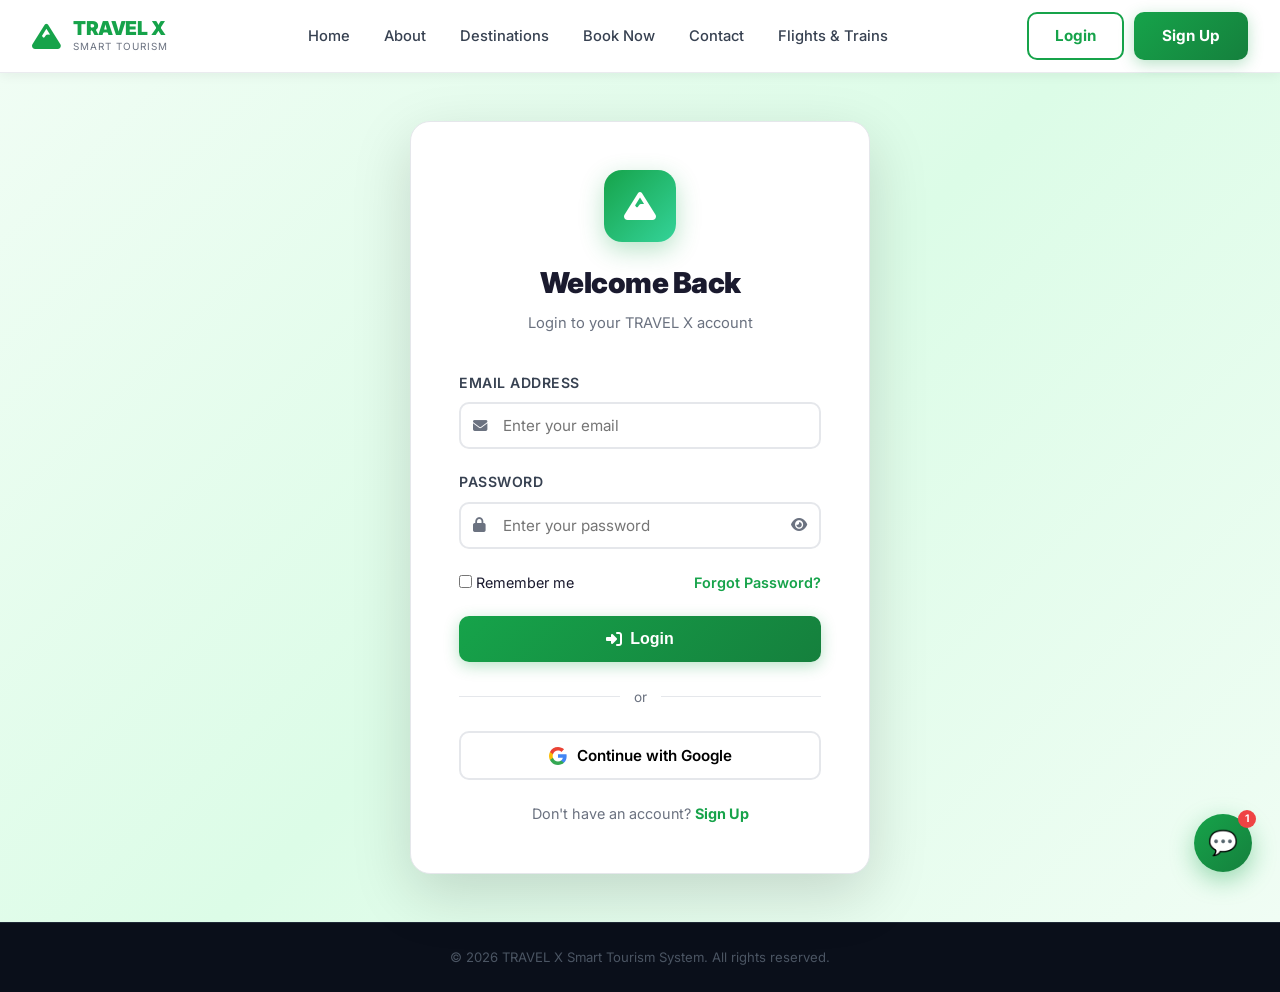
<file: destinations.html>
<!DOCTYPE html>
<html lang="en">
<head>
  <meta charset="UTF-8"/>
  <meta name="viewport" content="width=device-width, initial-scale=1.0"/>
  <title>Destinations - TRAVEL X Smart Tourism</title>
  <link rel="stylesheet" href="css/style.css"/>
  <link rel="stylesheet" href="https://cdnjs.cloudflare.com/ajax/libs/font-awesome/6.5.0/css/all.min.css"/>
</head>
<body>

  <nav class="navbar">
    <div class="nav-container">
      <div class="logo">
        <i class="fas fa-mountain"></i>
        <div>
          <span class="logo-title">TRAVEL X</span>
          <span class="logo-sub">Smart Tourism</span>
        </div>
      </div>
      <ul class="nav-links">
        <li><a href="index.html">Home</a></li>
        <li><a href="about.html">About</a></li>
        <li><a href="destinations.html" class="active">Destinations</a></li>
        <li><a href="booking.html">Book Now</a></li>
        <li><a href="contact.html">Contact</a></li><li><a href="transport.html">Flights &amp; Trains</a></li>
      </ul>
      <div class="nav-buttons">
        <a href="login.html" class="btn-outline">Login</a>
        <a href="signup.html" class="btn-primary">Sign Up</a>
      </div>
      <div class="hamburger" onclick="toggleMenu()"><i class="fas fa-bars"></i></div>
    </div>
  </nav>

  <section class="page-header">
    <h1>Explore Destinations</h1>
    <p>Discover 30+ breathtaking locations across Tamil Nadu, Kerala, Jammu & Himachal Pradesh</p>
  </section>

  <style>
    /* ===== CARD MAP/VIDEO PANEL ===== */
    .dest-media { display:none; border-top:1px solid var(--border); }
    .dest-media.open { display:block; }
    .media-tabs { display:flex; border-bottom:1px solid var(--border); }
    .media-tab {
      flex:1; padding:10px; text-align:center; font-size:0.8rem; font-weight:700;
      cursor:pointer; color:var(--gray); border-bottom:2px solid transparent;
      transition:all 0.2s; background:#fff;
    }
    .media-tab.active { color:var(--green); border-bottom-color:var(--green); background:var(--green-50); }
    .media-tab .fas { margin-right:5px; }
    .media-panel { display:none; }
    .media-panel.active { display:block; }
    .media-map iframe { width:100%; height:200px; border:none; display:block; }
    .media-video { padding:12px; background:#000; }
    .media-video iframe { width:100%; height:180px; border:none; border-radius:8px; display:block; }
    .media-toggle {
      width:100%; padding:9px; background:var(--green-50); border:none; border-top:1px solid var(--green-light);
      color:var(--green); font-weight:700; font-size:0.82rem; cursor:pointer;
      display:flex; align-items:center; justify-content:center; gap:6px;
      transition:background 0.2s; font-family:inherit;
    }
    .media-toggle:hover { background:var(--green-light); }
    .dest-actions { display:flex; gap:8px; padding:14px 20px 16px; border-top:1px solid var(--border); }
    .dest-actions a { flex:1; text-align:center; }
  </style>
  <section class="filter-section">
    <div class="filter-bar">
      <button class="filter-btn active" onclick="filterDest('all', this)">All</button>
      <button class="filter-btn" onclick="filterDest('tamilnadu', this)">Tamil Nadu</button>
      <button class="filter-btn" onclick="filterDest('kerala', this)">Kerala</button>
      <button class="filter-btn" onclick="filterDest('jammu', this)">Jammu</button>
      <button class="filter-btn" onclick="filterDest('himachal', this)">Himachal Pradesh</button>
      <button class="filter-btn" onclick="filterDest('adventure', this)">Adventure</button>
      <button class="filter-btn" onclick="filterDest('nature', this)">Nature</button>
      <button class="filter-btn" onclick="filterDest('pilgrimage', this)">Pilgrimage</button>
      <button class="filter-btn" onclick="filterDest('beach', this)">Beach</button>
      <button class="filter-btn budget-btn" onclick="filterDest('budget', this)"><i class="fas fa-tag"></i> Under ₹4000</button>
    </div>
  </section>

  <!-- Destinations Grid -->
  <section class="destinations-section">
    <div class="destinations-grid" id="destGrid">

      <!-- ===== TAMIL NADU ===== -->
      <div class="dest-card" data-cat="tamilnadu nature budget" data-price="1800">
        <div class="dest-img tn1">
          <span class="dest-badge">Tamil Nadu</span>
          <span class="eco-badge"><i class="fas fa-leaf"></i> Eco-Safe</span>
        </div>
        <div class="dest-info">
          <h3><a href="destination-detail.html?dest=ooty" style="color:inherit">Ooty (Udhagamandalam)</a></h3>
          <p><i class="fas fa-map-marker-alt"></i> Nilgiris, Tamil Nadu</p>
          <div class="dest-meta">
            <span><i class="fas fa-users"></i> Capacity: 70%</span>
            <span><i class="fas fa-star"></i> 4.8</span>
          </div>
          <div class="price-tag"><i class="fas fa-rupee-sign"></i> 1,800 <span>/ per head</span></div>
          <p class="dest-desc">The Queen of Hill Stations — lush tea gardens, Nilgiri Mountain Railway, and cool misty weather year-round.</p>
          <a href="booking.html" class="btn-primary btn-sm">Book Now</a>
        </div>
      </div>

      <div class="dest-card" data-cat="tamilnadu nature budget" data-price="2200">
        <div class="dest-img tn2">
          <span class="dest-badge">Tamil Nadu</span>
          <span class="eco-badge"><i class="fas fa-leaf"></i> Eco-Safe</span>
        </div>
        <div class="dest-info">
          <h3>Kodaikanal</h3>
          <p><i class="fas fa-map-marker-alt"></i> Dindigul, Tamil Nadu</p>
          <div class="dest-meta">
            <span><i class="fas fa-users"></i> Capacity: 60%</span>
            <span><i class="fas fa-star"></i> 4.7</span>
          </div>
          <div class="price-tag"><i class="fas fa-rupee-sign"></i> 2,200 <span>/ per head</span></div>
          <p class="dest-desc">Princess of Hill Stations — star-shaped lake, pine forests, Coaker's Walk, and breathtaking valley views.</p>
          <a href="booking.html" class="btn-primary btn-sm">Book Now</a>
        </div>
      </div>

      <div class="dest-card" data-cat="tamilnadu nature adventure budget" data-price="2500">
        <div class="dest-img tn3">
          <span class="dest-badge">Tamil Nadu</span>
          <span class="eco-badge"><i class="fas fa-leaf"></i> Eco-Safe</span>
        </div>
        <div class="dest-info">
          <h3>Yercaud</h3>
          <p><i class="fas fa-map-marker-alt"></i> Salem, Tamil Nadu</p>
          <div class="dest-meta">
            <span><i class="fas fa-users"></i> Capacity: 45%</span>
            <span><i class="fas fa-star"></i> 4.5</span>
          </div>
          <div class="price-tag"><i class="fas fa-rupee-sign"></i> 2,500 <span>/ per head</span></div>
          <p class="dest-desc">Jewel of the South — coffee and orange plantations, serene lake, and trekking trails in the Shevaroy Hills.</p>
          <a href="booking.html" class="btn-primary btn-sm">Book Now</a>
        </div>
      </div>

      <div class="dest-card" data-cat="tamilnadu nature budget" data-price="1500">
        <div class="dest-img tn4">
          <span class="dest-badge">Tamil Nadu</span>
          <span class="eco-badge"><i class="fas fa-leaf"></i> Eco-Safe</span>
        </div>
        <div class="dest-info">
          <h3>Valparai</h3>
          <p><i class="fas fa-map-marker-alt"></i> Coimbatore, Tamil Nadu</p>
          <div class="dest-meta">
            <span><i class="fas fa-users"></i> Capacity: 35%</span>
            <span><i class="fas fa-star"></i> 4.6</span>
          </div>
          <div class="price-tag"><i class="fas fa-rupee-sign"></i> 1,500 <span>/ per head</span></div>
          <p class="dest-desc">Hidden gem — vast tea estates, waterfalls, wildlife (elephants & leopards), and 40 hairpin bends of scenic drive.</p>
          <a href="booking.html" class="btn-primary btn-sm">Book Now</a>
        </div>
      </div>

      <div class="dest-card" data-cat="tamilnadu nature adventure budget" data-price="3200">
        <div class="dest-img tn5">
          <span class="dest-badge">Tamil Nadu</span>
          <span class="eco-badge"><i class="fas fa-leaf"></i> Eco-Safe</span>
        </div>
        <div class="dest-info">
          <h3>Mudumalai National Park</h3>
          <p><i class="fas fa-map-marker-alt"></i> Nilgiris, Tamil Nadu</p>
          <div class="dest-meta">
            <span><i class="fas fa-users"></i> Capacity: 50%</span>
            <span><i class="fas fa-star"></i> 4.7</span>
          </div>
          <div class="price-tag"><i class="fas fa-rupee-sign"></i> 3,200 <span>/ per head</span></div>
          <p class="dest-desc">Wildlife sanctuary with tigers, elephants, leopards, and deer — jeep safaris through dense forest corridors.</p>
          <a href="booking.html" class="btn-primary btn-sm">Book Now</a>
        </div>
      </div>

      <div class="dest-card" data-cat="tamilnadu nature budget" data-price="2800">
        <div class="dest-img tn6">
          <span class="dest-badge">Tamil Nadu</span>
          <span class="eco-badge"><i class="fas fa-leaf"></i> Eco-Safe</span>
        </div>
        <div class="dest-info">
          <h3>Hogenakkal Falls</h3>
          <p><i class="fas fa-map-marker-alt"></i> Dharmapuri, Tamil Nadu</p>
          <div class="dest-meta">
            <span><i class="fas fa-users"></i> Capacity: 65%</span>
            <span><i class="fas fa-star"></i> 4.5</span>
          </div>
          <div class="price-tag"><i class="fas fa-rupee-sign"></i> 2,800 <span>/ per head</span></div>
          <p class="dest-desc">Niagara of India — stunning waterfalls on the Kaveri river with coracle boat rides and natural fish spa.</p>
          <a href="booking.html" class="btn-primary btn-sm">Book Now</a>
        </div>
      </div>

      <div class="dest-card" data-cat="tamilnadu nature adventure budget" data-price="3500">
        <div class="dest-img tn7">
          <span class="dest-badge">Tamil Nadu</span>
          <span class="eco-badge"><i class="fas fa-leaf"></i> Eco-Safe</span>
        </div>
        <div class="dest-info">
          <h3><a href="destination-detail.html?dest=rameswaram" style="color:inherit">Rameswaram</a></h3>
          <p><i class="fas fa-map-marker-alt"></i> Ramanathapuram, Tamil Nadu</p>
          <div class="dest-meta">
            <span><i class="fas fa-users"></i> Capacity: 75%</span>
            <span><i class="fas fa-star"></i> 4.8</span>
          </div>
          <div class="price-tag"><i class="fas fa-rupee-sign"></i> 3,500 <span>/ per head</span></div>
          <p class="dest-desc">Sacred island city — Ramanathaswamy Temple, Pamban Bridge, pristine beaches, and the Adam's Bridge viewpoint.</p>
          <a href="booking.html" class="btn-primary btn-sm">Book Now</a>
        </div>
      </div>

      <div class="dest-card" data-cat="tamilnadu nature budget" data-price="3800">
        <div class="dest-img tn8">
          <span class="dest-badge">Tamil Nadu</span>
          <span class="eco-badge eco-warn"><i class="fas fa-exclamation-triangle"></i> Moderate</span>
        </div>
        <div class="dest-info">
          <h3>Kanyakumari</h3>
          <p><i class="fas fa-map-marker-alt"></i> Kanyakumari, Tamil Nadu</p>
          <div class="dest-meta">
            <span><i class="fas fa-users"></i> Capacity: 80%</span>
            <span><i class="fas fa-star"></i> 4.6</span>
          </div>
          <div class="price-tag"><i class="fas fa-rupee-sign"></i> 3,800 <span>/ per head</span></div>
          <p class="dest-desc">Southernmost tip of India — where three seas meet, stunning sunrise & sunset, Vivekananda Rock Memorial.</p>
          <a href="booking.html" class="btn-primary btn-sm">Book Now</a>
        </div>
      </div>

      <!-- ===== MORE TAMIL NADU ===== -->
      <div class="dest-card" data-cat="tamilnadu beach nature budget" data-price="2000">
        <div class="dest-img tn-marina">
          <span class="dest-badge">Tamil Nadu</span>
          <span class="eco-badge"><i class="fas fa-leaf"></i> Eco-Safe</span>
        </div>
        <div class="dest-info">
          <h3>Marina Beach, Chennai</h3>
          <p><i class="fas fa-map-marker-alt"></i> Chennai, Tamil Nadu</p>
          <div class="dest-meta"><span><i class="fas fa-users"></i> Capacity: 75%</span><span><i class="fas fa-star"></i> 4.5</span></div>
          <div class="price-tag"><i class="fas fa-rupee-sign"></i> 2,000 <span>/ per head</span></div>
          <p class="dest-desc">World's second longest urban beach — sunrise walks, street food, lighthouse, and vibrant local culture.</p>
          <a href="booking.html" class="btn-primary btn-sm">Book Now</a>
        </div>
      </div>

      <div class="dest-card" data-cat="tamilnadu pilgrimage nature budget" data-price="2500">
        <div class="dest-img tn-madurai">
          <span class="dest-badge">Tamil Nadu</span>
          <span class="eco-badge"><i class="fas fa-leaf"></i> Eco-Safe</span>
        </div>
        <div class="dest-info">
          <h3>Madurai — Meenakshi Temple</h3>
          <p><i class="fas fa-map-marker-alt"></i> Madurai, Tamil Nadu</p>
          <div class="dest-meta"><span><i class="fas fa-users"></i> Capacity: 80%</span><span><i class="fas fa-star"></i> 4.9</span></div>
          <div class="price-tag"><i class="fas fa-rupee-sign"></i> 2,500 <span>/ per head</span></div>
          <p class="dest-desc">The Temple City — iconic Meenakshi Amman Temple with stunning Dravidian architecture and vibrant culture.</p>
          <a href="booking.html" class="btn-primary btn-sm">Book Now</a>
        </div>
      </div>

      <div class="dest-card" data-cat="tamilnadu beach nature budget" data-price="3000">
        <div class="dest-img tn-mahabalipuram">
          <span class="dest-badge">Tamil Nadu</span>
          <span class="eco-badge"><i class="fas fa-leaf"></i> Eco-Safe</span>
        </div>
        <div class="dest-info">
          <h3>Mahabalipuram</h3>
          <p><i class="fas fa-map-marker-alt"></i> Chengalpattu, Tamil Nadu</p>
          <div class="dest-meta"><span><i class="fas fa-users"></i> Capacity: 60%</span><span><i class="fas fa-star"></i> 4.7</span></div>
          <div class="price-tag"><i class="fas fa-rupee-sign"></i> 3,000 <span>/ per head</span></div>
          <p class="dest-desc">UNESCO World Heritage Site — ancient rock-cut temples, Shore Temple, and beautiful Bay of Bengal beaches.</p>
          <a href="booking.html" class="btn-primary btn-sm">Book Now</a>
        </div>
      </div>

      <div class="dest-card" data-cat="tamilnadu nature adventure budget" data-price="1800">
        <div class="dest-img tn-yelagiri">
          <span class="dest-badge">Tamil Nadu</span>
          <span class="eco-badge"><i class="fas fa-leaf"></i> Eco-Safe</span>
        </div>
        <div class="dest-info">
          <h3>Yelagiri Hills</h3>
          <p><i class="fas fa-map-marker-alt"></i> Tirupattur, Tamil Nadu</p>
          <div class="dest-meta"><span><i class="fas fa-users"></i> Capacity: 40%</span><span><i class="fas fa-star"></i> 4.4</span></div>
          <div class="price-tag"><i class="fas fa-rupee-sign"></i> 1,800 <span>/ per head</span></div>
          <p class="dest-desc">Peaceful hill station with rose gardens, boating lake, paragliding, and trekking trails — perfect budget getaway.</p>
          <a href="booking.html" class="btn-primary btn-sm">Book Now</a>
        </div>
      </div>

      <div class="dest-card" data-cat="tamilnadu nature pilgrimage budget" data-price="3200">
        <div class="dest-img tn-thanjavur">
          <span class="dest-badge">Tamil Nadu</span>
          <span class="eco-badge"><i class="fas fa-leaf"></i> Eco-Safe</span>
        </div>
        <div class="dest-info">
          <h3>Thanjavur — Brihadeeswarar</h3>
          <p><i class="fas fa-map-marker-alt"></i> Thanjavur, Tamil Nadu</p>
          <div class="dest-meta"><span><i class="fas fa-users"></i> Capacity: 55%</span><span><i class="fas fa-star"></i> 4.8</span></div>
          <div class="price-tag"><i class="fas fa-rupee-sign"></i> 3,200 <span>/ per head</span></div>
          <p class="dest-desc">UNESCO Heritage — the magnificent Brihadeeswarar Temple, Tanjore paintings, and rich Chola dynasty history.</p>
          <a href="booking.html" class="btn-primary btn-sm">Book Now</a>
        </div>
      </div>

      <div class="dest-card" data-cat="tamilnadu beach nature budget" data-price="2800">
        <div class="dest-img tn-rameswaram2">
          <span class="dest-badge">Tamil Nadu</span>
          <span class="eco-badge"><i class="fas fa-leaf"></i> Eco-Safe</span>
        </div>
        <div class="dest-info">
          <h3>Pondicherry</h3>
          <p><i class="fas fa-map-marker-alt"></i> Puducherry, Tamil Nadu</p>
          <div class="dest-meta"><span><i class="fas fa-users"></i> Capacity: 70%</span><span><i class="fas fa-star"></i> 4.7</span></div>
          <div class="price-tag"><i class="fas fa-rupee-sign"></i> 2,800 <span>/ per head</span></div>
          <p class="dest-desc">French Riviera of the East — colonial architecture, Auroville, pristine beaches, and French-Tamil cuisine.</p>
          <a href="booking.html" class="btn-primary btn-sm">Book Now</a>
        </div>
      </div>

      <!-- ===== KERALA ===== -->
      <div class="dest-card" data-cat="kerala nature budget" data-price="3500">
        <div class="dest-img kl1">
          <span class="dest-badge">Kerala</span>
          <span class="eco-badge"><i class="fas fa-leaf"></i> Eco-Safe</span>
        </div>
        <div class="dest-info">
          <h3><a href="destination-detail.html?dest=alleppey" style="color:inherit">Alleppey Backwaters</a></h3>
          <p><i class="fas fa-map-marker-alt"></i> Alappuzha, Kerala</p>
          <div class="dest-meta"><span><i class="fas fa-users"></i> Capacity: 65%</span><span><i class="fas fa-star"></i> 4.9</span></div>
          <div class="price-tag"><i class="fas fa-rupee-sign"></i> 3,500 <span>/ per head</span></div>
          <p class="dest-desc">Venice of the East — iconic houseboat stays, serene backwater canals, paddy fields, and coconut groves.</p>
          <a href="booking.html" class="btn-primary btn-sm">Book Now</a>
        </div>
      </div>

      <div class="dest-card" data-cat="kerala nature adventure budget" data-price="2800">
        <div class="dest-img kl2">
          <span class="dest-badge">Kerala</span>
          <span class="eco-badge"><i class="fas fa-leaf"></i> Eco-Safe</span>
        </div>
        <div class="dest-info">
          <h3><a href="destination-detail.html?dest=munnar" style="color:inherit">Munnar</a></h3>
          <p><i class="fas fa-map-marker-alt"></i> Idukki, Kerala</p>
          <div class="dest-meta"><span><i class="fas fa-users"></i> Capacity: 70%</span><span><i class="fas fa-star"></i> 4.8</span></div>
          <div class="price-tag"><i class="fas fa-rupee-sign"></i> 2,800 <span>/ per head</span></div>
          <p class="dest-desc">Rolling tea plantations, misty mountains, Eravikulam National Park, and stunning Anamudi peak views.</p>
          <a href="booking.html" class="btn-primary btn-sm">Book Now</a>
        </div>
      </div>

      <div class="dest-card" data-cat="kerala nature adventure budget" data-price="3200">
        <div class="dest-img kl3">
          <span class="dest-badge">Kerala</span>
          <span class="eco-badge"><i class="fas fa-leaf"></i> Eco-Safe</span>
        </div>
        <div class="dest-info">
          <h3>Thekkady — Periyar</h3>
          <p><i class="fas fa-map-marker-alt"></i> Idukki, Kerala</p>
          <div class="dest-meta"><span><i class="fas fa-users"></i> Capacity: 55%</span><span><i class="fas fa-star"></i> 4.7</span></div>
          <div class="price-tag"><i class="fas fa-rupee-sign"></i> 3,200 <span>/ per head</span></div>
          <p class="dest-desc">Periyar Tiger Reserve — boat safari, elephant sightings, spice plantations, and bamboo rafting adventures.</p>
          <a href="booking.html" class="btn-primary btn-sm">Book Now</a>
        </div>
      </div>

      <div class="dest-card" data-cat="kerala beach nature budget" data-price="2500">
        <div class="dest-img kl4">
          <span class="dest-badge">Kerala</span>
          <span class="eco-badge"><i class="fas fa-leaf"></i> Eco-Safe</span>
        </div>
        <div class="dest-info">
          <h3>Kovalam Beach</h3>
          <p><i class="fas fa-map-marker-alt"></i> Thiruvananthapuram, Kerala</p>
          <div class="dest-meta"><span><i class="fas fa-users"></i> Capacity: 60%</span><span><i class="fas fa-star"></i> 4.6</span></div>
          <div class="price-tag"><i class="fas fa-rupee-sign"></i> 2,500 <span>/ per head</span></div>
          <p class="dest-desc">Crescent-shaped paradise — lighthouse beach, Ayurvedic resorts, surfing, and spectacular Arabian Sea sunsets.</p>
          <a href="booking.html" class="btn-primary btn-sm">Book Now</a>
        </div>
      </div>

      <div class="dest-card" data-cat="kerala nature adventure budget" data-price="3800">
        <div class="dest-img kl5">
          <span class="dest-badge">Kerala</span>
          <span class="eco-badge"><i class="fas fa-leaf"></i> Eco-Safe</span>
        </div>
        <div class="dest-info">
          <h3>Wayanad</h3>
          <p><i class="fas fa-map-marker-alt"></i> Wayanad, Kerala</p>
          <div class="dest-meta"><span><i class="fas fa-users"></i> Capacity: 50%</span><span><i class="fas fa-star"></i> 4.8</span></div>
          <div class="price-tag"><i class="fas fa-rupee-sign"></i> 3,800 <span>/ per head</span></div>
          <p class="dest-desc">Green paradise — Edakkal Caves, Chembra Peak trek, wildlife sanctuary, waterfalls, and tribal heritage.</p>
          <a href="booking.html" class="btn-primary btn-sm">Book Now</a>
        </div>
      </div>

      <div class="dest-card" data-cat="kerala beach nature budget" data-price="3000">
        <div class="dest-img kl6">
          <span class="dest-badge">Kerala</span>
          <span class="eco-badge"><i class="fas fa-leaf"></i> Eco-Safe</span>
        </div>
        <div class="dest-info">
          <h3>Fort Kochi</h3>
          <p><i class="fas fa-map-marker-alt"></i> Ernakulam, Kerala</p>
          <div class="dest-meta"><span><i class="fas fa-users"></i> Capacity: 65%</span><span><i class="fas fa-star"></i> 4.7</span></div>
          <div class="price-tag"><i class="fas fa-rupee-sign"></i> 3,000 <span>/ per head</span></div>
          <p class="dest-desc">Historic port city — Chinese fishing nets, colonial architecture, spice markets, Kathakali performances.</p>
          <a href="booking.html" class="btn-primary btn-sm">Book Now</a>
        </div>
      </div>

      <div class="dest-card" data-cat="kerala beach nature budget" data-price="3500">
        <div class="dest-img kl7">
          <span class="dest-badge">Kerala</span>
          <span class="eco-badge"><i class="fas fa-leaf"></i> Eco-Safe</span>
        </div>
        <div class="dest-info">
          <h3>Varkala Beach</h3>
          <p><i class="fas fa-map-marker-alt"></i> Thiruvananthapuram, Kerala</p>
          <div class="dest-meta"><span><i class="fas fa-users"></i> Capacity: 55%</span><span><i class="fas fa-star"></i> 4.6</span></div>
          <div class="price-tag"><i class="fas fa-rupee-sign"></i> 3,500 <span>/ per head</span></div>
          <p class="dest-desc">Cliff-top beach — mineral springs, Janardhana Swami Temple, paragliding, and stunning cliff-side cafes.</p>
          <a href="booking.html" class="btn-primary btn-sm">Book Now</a>
        </div>
      </div>

      <div class="dest-card" data-cat="kerala nature adventure budget" data-price="2200">
        <div class="dest-img kl8">
          <span class="dest-badge">Kerala</span>
          <span class="eco-badge"><i class="fas fa-leaf"></i> Eco-Safe</span>
        </div>
        <div class="dest-info">
          <h3>Athirappilly Falls</h3>
          <p><i class="fas fa-map-marker-alt"></i> Thrissur, Kerala</p>
          <div class="dest-meta"><span><i class="fas fa-users"></i> Capacity: 60%</span><span><i class="fas fa-star"></i> 4.7</span></div>
          <div class="price-tag"><i class="fas fa-rupee-sign"></i> 2,200 <span>/ per head</span></div>
          <p class="dest-desc">Niagara of India — Kerala's largest waterfall, lush rainforest, elephant corridor, and Vazhachal falls nearby.</p>
          <a href="booking.html" class="btn-primary btn-sm">Book Now</a>
        </div>
      </div>

      <!-- ===== MORE JAMMU ===== -->
      <div class="dest-card" data-cat="jammu adventure nature" data-price="7500">
        <div class="dest-img jammu2">
          <span class="dest-badge">Jammu</span>
          <span class="eco-badge"><i class="fas fa-leaf"></i> Eco-Safe</span>
        </div>
        <div class="dest-info">
          <h3>Patnitop</h3>
          <p><i class="fas fa-map-marker-alt"></i> Udhampur, Jammu</p>
          <div class="dest-meta"><span><i class="fas fa-users"></i> Capacity: 55%</span><span><i class="fas fa-star"></i> 4.6</span></div>
          <div class="price-tag premium"><i class="fas fa-rupee-sign"></i> 7,500 <span>/ per head</span></div>
          <p class="dest-desc">Beautiful plateau in the Shivalik range — skiing, trekking, and panoramic Himalayan views year-round.</p>
          <a href="booking.html" class="btn-primary btn-sm">Book Now</a>
        </div>
      </div>

      <div class="dest-card" data-cat="jammu pilgrimage nature" data-price="8000">
        <div class="dest-img jammu3">
          <span class="dest-badge">Jammu</span>
          <span class="eco-badge"><i class="fas fa-leaf"></i> Eco-Safe</span>
        </div>
        <div class="dest-info">
          <h3>Gulmarg</h3>
          <p><i class="fas fa-map-marker-alt"></i> Baramulla, J&K</p>
          <div class="dest-meta"><span><i class="fas fa-users"></i> Capacity: 60%</span><span><i class="fas fa-star"></i> 4.9</span></div>
          <div class="price-tag premium"><i class="fas fa-rupee-sign"></i> 8,000 <span>/ per head</span></div>
          <p class="dest-desc">Meadow of Flowers — world-class skiing, gondola ride, snow-covered peaks, and breathtaking alpine scenery.</p>
          <a href="booking.html" class="btn-primary btn-sm">Book Now</a>
        </div>
      </div>

      <!-- ===== MORE HIMACHAL ===== -->
      <div class="dest-card" data-cat="himachal adventure nature" data-price="9000">
        <div class="dest-img himachal3">
          <span class="dest-badge">Himachal</span>
          <span class="eco-badge"><i class="fas fa-leaf"></i> Eco-Safe</span>
        </div>
        <div class="dest-info">
          <h3>Spiti Valley</h3>
          <p><i class="fas fa-map-marker-alt"></i> Lahaul-Spiti, Himachal Pradesh</p>
          <div class="dest-meta"><span><i class="fas fa-users"></i> Capacity: 40%</span><span><i class="fas fa-star"></i> 4.9</span></div>
          <div class="price-tag premium"><i class="fas fa-rupee-sign"></i> 9,000 <span>/ per head</span></div>
          <p class="dest-desc">Cold desert mountain valley — ancient monasteries, dramatic landscapes, and pristine untouched wilderness.</p>
          <a href="booking.html" class="btn-primary btn-sm">Book Now</a>
        </div>
      </div>

      <div class="dest-card" data-cat="himachal nature adventure" data-price="6500">
        <div class="dest-img himachal1">
          <span class="dest-badge">Himachal</span>
          <span class="eco-badge eco-warn"><i class="fas fa-exclamation-triangle"></i> Moderate</span>
        </div>
        <div class="dest-info">
          <h3>Dharamshala & McLeod Ganj</h3>
          <p><i class="fas fa-map-marker-alt"></i> Kangra, Himachal Pradesh</p>
          <div class="dest-meta"><span><i class="fas fa-users"></i> Capacity: 65%</span><span><i class="fas fa-star"></i> 4.7</span></div>
          <div class="price-tag premium"><i class="fas fa-rupee-sign"></i> 6,500 <span>/ per head</span></div>
          <p class="dest-desc">Home of the Dalai Lama — Tibetan culture, trekking to Triund, cricket stadium, and stunning Dhauladhar views.</p>
          <a href="booking.html" class="btn-primary btn-sm">Book Now</a>
        </div>
      </div>

      <div class="dest-card" data-cat="himachal adventure nature" data-price="7000">
        <div class="dest-img himachal2">
          <span class="dest-badge">Himachal</span>
          <span class="eco-badge"><i class="fas fa-leaf"></i> Eco-Safe</span>
        </div>
        <div class="dest-info">
          <h3>Kasol & Kheerganga</h3>
          <p><i class="fas fa-map-marker-alt"></i> Kullu, Himachal Pradesh</p>
          <div class="dest-meta"><span><i class="fas fa-users"></i> Capacity: 50%</span><span><i class="fas fa-star"></i> 4.6</span></div>
          <div class="price-tag premium"><i class="fas fa-rupee-sign"></i> 7,000 <span>/ per head</span></div>
          <p class="dest-desc">Mini Israel of India — Parvati Valley, hot springs at Kheerganga, camping, and stunning riverside trails.</p>
          <a href="booking.html" class="btn-primary btn-sm">Book Now</a>
        </div>
      </div>
        <div class="dest-img jammu1">
          <span class="dest-badge">Jammu</span>
          <span class="eco-badge"><i class="fas fa-leaf"></i> Eco-Safe</span>
        </div>
        <div class="dest-info">
          <h3>Vaishno Devi</h3>
          <p><i class="fas fa-map-marker-alt"></i> Reasi, Jammu</p>
          <div class="dest-meta">
            <span><i class="fas fa-users"></i> Capacity: 80%</span>
            <span><i class="fas fa-star"></i> 4.9</span>
          </div>
          <div class="price-tag premium"><i class="fas fa-rupee-sign"></i> 6,500 <span>/ per head</span></div>
          <p class="dest-desc">One of the most sacred pilgrimage sites, nestled in the Trikuta Mountains with stunning natural beauty.</p>
          <a href="booking.html" class="btn-primary btn-sm">Book Now</a>
        </div>
      </div>

      <div class="dest-card" data-cat="jammu nature" data-price="7200">
        <div class="dest-img jammu3">
          <span class="dest-badge">Jammu</span>
          <span class="eco-badge"><i class="fas fa-leaf"></i> Eco-Safe</span>
        </div>
        <div class="dest-info">
          <h3>Dal Lake, Srinagar</h3>
          <p><i class="fas fa-map-marker-alt"></i> Srinagar, J&K</p>
          <div class="dest-meta">
            <span><i class="fas fa-users"></i> Capacity: 70%</span>
            <span><i class="fas fa-star"></i> 4.8</span>
          </div>
          <div class="price-tag premium"><i class="fas fa-rupee-sign"></i> 7,200 <span>/ per head</span></div>
          <p class="dest-desc">The iconic jewel of Kashmir — a serene lake with houseboats, Mughal gardens, and breathtaking mountain views.</p>
          <a href="booking.html" class="btn-primary btn-sm">Book Now</a>
        </div>
      </div>

      <!-- ===== HIMACHAL ===== -->
      <div class="dest-card" data-cat="himachal adventure" data-price="8500">
        <div class="dest-img himachal1">
          <span class="dest-badge">Himachal</span>
          <span class="eco-badge"><i class="fas fa-leaf"></i> Eco-Safe</span>
        </div>
        <div class="dest-info">
          <h3><a href="destination-detail.html?dest=manali" style="color:inherit">Manali</a></h3>
          <p><i class="fas fa-map-marker-alt"></i> Kullu, Himachal Pradesh</p>
          <div class="dest-meta">
            <span><i class="fas fa-users"></i> Capacity: 65%</span>
            <span><i class="fas fa-star"></i> 4.8</span>
          </div>
          <div class="price-tag premium"><i class="fas fa-rupee-sign"></i> 8,500 <span>/ per head</span></div>
          <p class="dest-desc">A high-altitude Himalayan resort town known for adventure sports, snow-capped peaks, and scenic valleys.</p>
          <a href="booking.html" class="btn-primary btn-sm">Book Now</a>
        </div>
      </div>

      <div class="dest-card" data-cat="himachal nature" data-price="7800">
        <div class="dest-img himachal2">
          <span class="dest-badge">Himachal</span>
          <span class="eco-badge eco-warn"><i class="fas fa-exclamation-triangle"></i> Moderate</span>
        </div>
        <div class="dest-info">
          <h3>Shimla</h3>
          <p><i class="fas fa-map-marker-alt"></i> Shimla, Himachal Pradesh</p>
          <div class="dest-meta">
            <span><i class="fas fa-users"></i> Capacity: 90%</span>
            <span><i class="fas fa-star"></i> 4.7</span>
          </div>
          <div class="price-tag premium"><i class="fas fa-rupee-sign"></i> 7,800 <span>/ per head</span></div>
          <p class="dest-desc">The Queen of Hills — a charming colonial hill station with lush forests, heritage architecture, and cool climate.</p>
          <a href="booking.html" class="btn-primary btn-sm">Book Now</a>
        </div>
      </div>

    </div>
  </section>

  <!-- IoT Monitor Banner -->
  <section class="iot-banner">
    <div class="iot-content">
      <i class="fas fa-satellite-dish"></i>
      <div>
        <h3>Real-Time IoT Monitoring Active</h3>
        <p>Crowd levels, environmental conditions, and resource usage are tracked live to ensure sustainable tourism.</p>
      </div>
      <div class="iot-stats">
        <span><i class="fas fa-thermometer-half"></i> Temp: 32°C</span>
        <span><i class="fas fa-wind"></i> Air: Good</span>
        <span><i class="fas fa-users"></i> Crowd: Moderate</span>
      </div>
    </div>
  </section>

  <footer class="footer">
    <div class="footer-bottom">
      <p>© 2026 TRAVEL X Smart Tourism System. All rights reserved.</p>
    </div>
  </footer>


  <script src="js/main.js"></script>
  <script src="js/chatbot.js"></script>
  <script>
  // OpenStreetMap coords + YouTube search terms per destination
  const destMedia = {
    'ooty':         { lat:11.4102, lon:76.6952, z:13, title:'Ooty Hill Station Tamil Nadu' },
    'kodaikanal':   { lat:10.2381, lon:77.4892, z:13, title:'Kodaikanal Hill Station Tamil Nadu' },
    'yercaud':      { lat:11.7750, lon:78.2100, z:13, title:'Yercaud Salem Tamil Nadu' },
    'valparai':     { lat:10.3270, lon:76.9550, z:13, title:'Valparai Tea Estate Tamil Nadu' },
    'mudumalai':    { lat:11.5700, lon:76.6300, z:12, title:'Mudumalai National Park Safari' },
    'hogenakkal':   { lat:12.1050, lon:77.7900, z:14, title:'Hogenakkal Falls Kaveri River' },
    'rameswaram':   { lat:9.2876,  lon:79.3129, z:13, title:'Rameswaram Temple Pamban Bridge' },
    'kanyakumari':  { lat:8.0883,  lon:77.5385, z:14, title:'Kanyakumari Sunrise Sunset India' },
    'marina':       { lat:13.0500, lon:80.2824, z:14, title:'Marina Beach Chennai Tamil Nadu' },
    'madurai':      { lat:9.9195,  lon:78.1193, z:14, title:'Madurai Meenakshi Temple Tour' },
    'mahabalipuram':{ lat:12.6269, lon:80.1927, z:14, title:'Mahabalipuram Shore Temple UNESCO' },
    'yelagiri':     { lat:12.5800, lon:78.6400, z:13, title:'Yelagiri Hills Trekking Tamil Nadu' },
    'thanjavur':    { lat:10.7870, lon:79.1378, z:14, title:'Thanjavur Brihadeeswarar Temple' },
    'pondicherry':  { lat:11.9416, lon:79.8083, z:13, title:'Pondicherry French Town Beach' },
    'alleppey':     { lat:9.4981,  lon:76.3388, z:13, title:'Alleppey Backwaters Houseboat Kerala' },
    'munnar':       { lat:10.0889, lon:77.0595, z:13, title:'Munnar Tea Plantation Kerala' },
    'thekkady':     { lat:9.5996,  lon:77.1700, z:13, title:'Thekkady Periyar Wildlife Safari' },
    'kovalam':      { lat:8.3988,  lon:76.9782, z:14, title:'Kovalam Beach Kerala Lighthouse' },
    'wayanad':      { lat:11.6854, lon:76.1320, z:12, title:'Wayanad Kerala Nature Tourism' },
    'fortkochi':    { lat:9.9658,  lon:76.2421, z:14, title:'Fort Kochi Chinese Fishing Nets Kerala' },
    'varkala':      { lat:8.7379,  lon:76.7163, z:14, title:'Varkala Cliff Beach Kerala' },
    'athirappilly': { lat:10.2867, lon:76.5694, z:14, title:'Athirappilly Waterfalls Kerala' },
    'patnitop':     { lat:33.0000, lon:75.3167, z:13, title:'Patnitop Jammu Skiing Trekking' },
    'gulmarg':      { lat:34.0500, lon:74.3800, z:13, title:'Gulmarg Gondola Skiing Kashmir' },
    'spiti':        { lat:32.2461, lon:78.0338, z:11, title:'Spiti Valley Himachal Pradesh Tour' },
    'dharamshala':  { lat:32.2190, lon:76.3234, z:13, title:'Dharamshala McLeod Ganj Himachal' },
    'kasol':        { lat:32.0100, lon:77.3100, z:13, title:'Kasol Kheerganga Trek Himachal' },
    'vaishno':      { lat:33.0300, lon:74.9500, z:13, title:'Vaishno Devi Temple Trek Jammu' },
    'dallake':      { lat:34.0837, lon:74.7973, z:14, title:'Dal Lake Srinagar Houseboat Kashmir' },
    'manali':       { lat:32.2396, lon:77.1887, z:13, title:'Manali Rohtang Pass Himachal Pradesh' },
    'shimla':       { lat:31.1048, lon:77.1734, z:13, title:'Shimla Hill Station Himachal Pradesh' },
  };

  document.querySelectorAll('.dest-card').forEach(card => {
    const h3 = card.querySelector('h3');
    if (!h3) return;
    const title = h3.textContent.trim().toLowerCase();
    let key = null;
    if (title.includes('ooty') || title.includes('udhagamandalam')) key = 'ooty';
    else if (title.includes('kodaikanal')) key = 'kodaikanal';
    else if (title.includes('yercaud')) key = 'yercaud';
    else if (title.includes('valparai')) key = 'valparai';
    else if (title.includes('mudumalai')) key = 'mudumalai';
    else if (title.includes('hogenakkal')) key = 'hogenakkal';
    else if (title.includes('rameswaram')) key = 'rameswaram';
    else if (title.includes('kanyakumari')) key = 'kanyakumari';
    else if (title.includes('marina')) key = 'marina';
    else if (title.includes('madurai') || title.includes('meenakshi')) key = 'madurai';
    else if (title.includes('mahabalipuram')) key = 'mahabalipuram';
    else if (title.includes('yelagiri')) key = 'yelagiri';
    else if (title.includes('thanjavur') || title.includes('brihadeeswarar')) key = 'thanjavur';
    else if (title.includes('pondicherry')) key = 'pondicherry';
    else if (title.includes('alleppey')) key = 'alleppey';
    else if (title.includes('munnar')) key = 'munnar';
    else if (title.includes('thekkady') || title.includes('periyar')) key = 'thekkady';
    else if (title.includes('kovalam')) key = 'kovalam';
    else if (title.includes('wayanad')) key = 'wayanad';
    else if (title.includes('fort kochi') || title.includes('kochi')) key = 'fortkochi';
    else if (title.includes('varkala')) key = 'varkala';
    else if (title.includes('athirappilly')) key = 'athirappilly';
    else if (title.includes('patnitop')) key = 'patnitop';
    else if (title.includes('gulmarg')) key = 'gulmarg';
    else if (title.includes('spiti')) key = 'spiti';
    else if (title.includes('dharamshala') || title.includes('mcleod')) key = 'dharamshala';
    else if (title.includes('kasol') || title.includes('kheerganga')) key = 'kasol';
    else if (title.includes('vaishno')) key = 'vaishno';
    else if (title.includes('dal lake')) key = 'dallake';
    else if (title.includes('manali')) key = 'manali';
    else if (title.includes('shimla')) key = 'shimla';

    if (!key || !destMedia[key]) return;
    const d = destMedia[key];
    const uid = 'dm_' + key;

    // Remove existing Book Now button
    const bookBtn = card.querySelector('.dest-info .btn-primary');
    if (bookBtn) bookBtn.remove();

    // Add toggle button
    const toggleBtn = document.createElement('button');
    toggleBtn.className = 'media-toggle';
    toggleBtn.innerHTML = '<i class="fas fa-map-marked-alt"></i> View Map & Video';
    toggleBtn.onclick = () => toggleMedia(uid, toggleBtn);
    card.querySelector('.dest-info').appendChild(toggleBtn);

    // OpenStreetMap embed — works on all static sites, no API key needed
    const bbox = (d.lon-0.05) + '%2C' + (d.lat-0.05) + '%2C' + (d.lon+0.05) + '%2C' + (d.lat+0.05);
    const mapUrl = 'https://www.openstreetmap.org/export/embed.html?bbox=' + bbox + '&layer=mapnik&marker=' + d.lat + '%2C' + d.lon;
    const mapLink = 'https://www.openstreetmap.org/?mlat=' + d.lat + '&mlon=' + d.lon + '#map=' + d.z + '/' + d.lat + '/' + d.lon;

    // YouTube search link — opens YouTube with destination-specific results
    const ytLink = 'https://www.youtube.com/results?search_query=' + encodeURIComponent(d.title);

    // Create media panel
    const panel = document.createElement('div');
    panel.className = 'dest-media';
    panel.id = uid;
    panel.innerHTML =
      '<div class="media-tabs">' +
        '<div class="media-tab active" onclick="switchTab(\'' + uid + '\',\'map\',this)"><i class="fas fa-map-marked-alt"></i> Map</div>' +
        '<div class="media-tab" onclick="switchTab(\'' + uid + '\',\'video\',this)"><i class="fab fa-youtube"></i> Video</div>' +
      '</div>' +
      '<div class="media-panel active" id="' + uid + '_map">' +
        '<iframe src="' + mapUrl + '" style="width:100%;height:200px;border:none;display:block" allowfullscreen loading="lazy"></iframe>' +
        '<div style="text-align:right;padding:4px 10px;background:#f9fafb;border-top:1px solid #e5e7eb">' +
          '<a href="' + mapLink + '" target="_blank" style="font-size:0.72rem;color:#16a34a;font-weight:600">📍 View larger map ↗</a>' +
        '</div>' +
      '</div>' +
      '<div class="media-panel" id="' + uid + '_video" style="background:#0f0f0f;padding:20px;text-align:center">' +
        '<div style="width:56px;height:56px;background:#ff0000;border-radius:50%;display:flex;align-items:center;justify-content:center;margin:0 auto 12px;font-size:1.5rem;color:#fff">▶</div>' +
        '<div style="color:#fff;font-weight:700;font-size:0.9rem;margin-bottom:6px">' + d.title + '</div>' +
        '<div style="color:#aaa;font-size:0.75rem;margin-bottom:16px">Click below to watch travel videos</div>' +
        '<a href="' + ytLink + '" target="_blank" style="background:#ff0000;color:#fff;padding:10px 22px;border-radius:6px;font-weight:700;font-size:0.85rem;text-decoration:none;display:inline-flex;align-items:center;gap:8px">' +
          '<svg width="16" height="16" viewBox="0 0 24 24" fill="white"><path d="M23.5 6.2a3 3 0 0 0-2.1-2.1C19.5 3.5 12 3.5 12 3.5s-7.5 0-9.4.6A3 3 0 0 0 .5 6.2C0 8.1 0 12 0 12s0 3.9.5 5.8a3 3 0 0 0 2.1 2.1c1.9.6 9.4.6 9.4.6s7.5 0 9.4-.6a3 3 0 0 0 2.1-2.1C24 15.9 24 12 24 12s0-3.9-.5-5.8zM9.7 15.5V8.5l6.3 3.5-6.3 3.5z"/></svg>' +
          'Watch on YouTube' +
        '</a>' +
      '</div>' +
      '<div class="dest-actions">' +
        '<a href="booking.html" class="btn-primary btn-sm" style="flex:2;justify-content:center"><i class="fas fa-calendar-check"></i> Book Now</a>' +
        '<a href="destination-detail.html?dest=' + key + '" class="btn-outline btn-sm" style="flex:1;justify-content:center"><i class="fas fa-info-circle"></i> Details</a>' +
      '</div>';
    card.appendChild(panel);
  });

  function toggleMedia(uid, btn) {
    const panel = document.getElementById(uid);
    const isOpen = panel.classList.contains('open');
    panel.classList.toggle('open');
    btn.innerHTML = isOpen
      ? '<i class="fas fa-map-marked-alt"></i> View Map & Video'
      : '<i class="fas fa-times"></i> Hide Map & Video';
    btn.style.background = isOpen ? '' : 'var(--green-light)';
  }

  function switchTab(uid, tab, el) {
    document.querySelectorAll('#' + uid + ' .media-tab').forEach(t => t.classList.remove('active'));
    document.querySelectorAll('#' + uid + ' .media-panel').forEach(p => p.classList.remove('active'));
    el.classList.add('active');
    document.getElementById(uid + '_' + tab).classList.add('active');
  }
  </script>
</body>
</html>
</file>
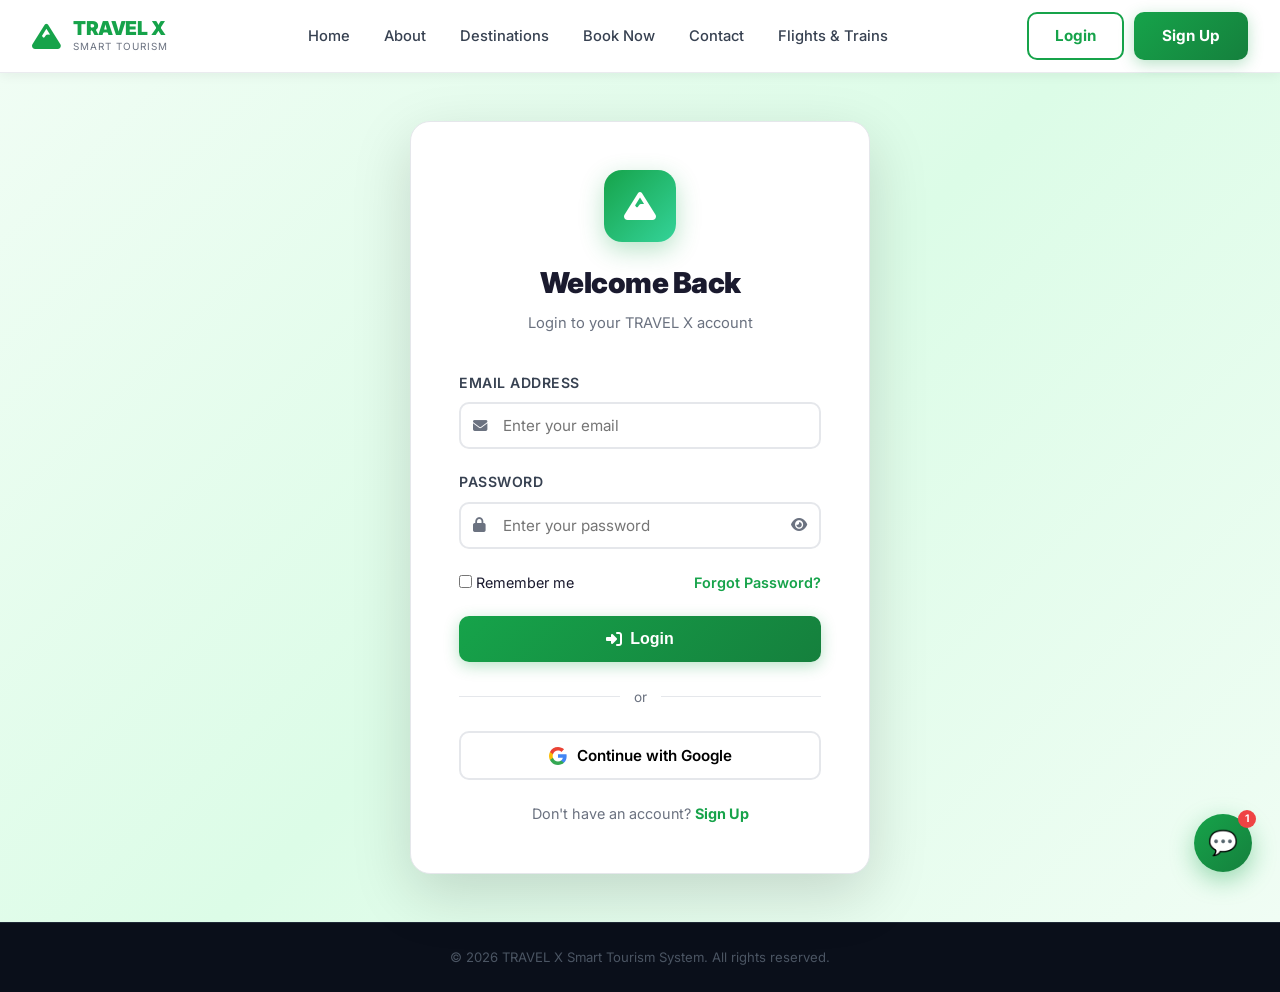
<file: login.html>
<!DOCTYPE html>
<html lang="en">
<head>
  <meta charset="UTF-8"/>
  <meta name="viewport" content="width=device-width, initial-scale=1.0"/>
  <title>Login - TRAVEL X Smart Tourism</title>
  <link rel="stylesheet" href="css/style.css"/>
  <link rel="stylesheet" href="https://cdnjs.cloudflare.com/ajax/libs/font-awesome/6.5.0/css/all.min.css"/>
</head>
<body>

  <nav class="navbar">
    <div class="nav-container">
      <div class="logo">
        <i class="fas fa-mountain"></i>
        <div>
          <span class="logo-title">TRAVEL X</span>
          <span class="logo-sub">Smart Tourism</span>
        </div>
      </div>
      <ul class="nav-links">
        <li><a href="index.html">Home</a></li>
        <li><a href="about.html">About</a></li>
        <li><a href="destinations.html">Destinations</a></li>
        <li><a href="booking.html">Book Now</a></li>
        <li><a href="contact.html">Contact</a></li><li><a href="transport.html">Flights &amp; Trains</a></li>
      </ul>
      <div class="nav-buttons">
        <a href="login.html" class="btn-outline active">Login</a>
        <a href="signup.html" class="btn-primary">Sign Up</a>
      </div>
      <div class="hamburger" onclick="toggleMenu()"><i class="fas fa-bars"></i></div>
    </div>
  </nav>

  <section class="auth-section">
    <div class="auth-box">
      <div class="auth-header">
        <div class="auth-logo"><i class="fas fa-mountain"></i></div>
        <h2>Welcome Back</h2>
        <p>Login to your TRAVEL X account</p>
      </div>
      <form id="loginForm" onsubmit="handleLogin(event)">
        <div class="form-group">
          <label>Email Address</label>
          <div class="input-icon">
            <i class="fas fa-envelope"></i>
            <input type="email" placeholder="Enter your email" required/>
          </div>
        </div>
        <div class="form-group">
          <label>Password</label>
          <div class="input-icon">
            <i class="fas fa-lock"></i>
            <input type="password" id="loginPass" placeholder="Enter your password" required/>
            <i class="fas fa-eye toggle-pass" onclick="togglePass('loginPass')"></i>
          </div>
        </div>
        <div class="form-check">
          <label><input type="checkbox"/> Remember me</label>
          <a href="#">Forgot Password?</a>
        </div>
        <button type="submit" class="btn-primary btn-full">
          <i class="fas fa-sign-in-alt"></i> Login
        </button>
      </form>
      <div class="auth-divider"><span>or</span></div>
      <button class="btn-social" onclick="openGoogleModal()">
        <svg width="18" height="18" viewBox="0 0 18 18" xmlns="http://www.w3.org/2000/svg"><path d="M17.64 9.2c0-.637-.057-1.251-.164-1.84H9v3.481h4.844c-.209 1.125-.843 2.078-1.796 2.717v2.258h2.908c1.702-1.567 2.684-3.875 2.684-6.615z" fill="#4285F4"/><path d="M9 18c2.43 0 4.467-.806 5.956-2.18l-2.908-2.259c-.806.54-1.837.86-3.048.86-2.344 0-4.328-1.584-5.036-3.711H.957v2.332A8.997 8.997 0 0 0 9 18z" fill="#34A853"/><path d="M3.964 10.71A5.41 5.41 0 0 1 3.682 9c0-.593.102-1.17.282-1.71V4.958H.957A8.996 8.996 0 0 0 0 9c0 1.452.348 2.827.957 4.042l3.007-2.332z" fill="#FBBC05"/><path d="M9 3.58c1.321 0 2.508.454 3.44 1.345l2.582-2.58C13.463.891 11.426 0 9 0A8.997 8.997 0 0 0 .957 4.958L3.964 7.29C4.672 5.163 6.656 3.58 9 3.58z" fill="#EA4335"/></svg>
        Continue with Google
      </button>
      <p class="auth-switch">Don't have an account? <a href="signup.html">Sign Up</a></p>
      <div id="loginSuccess" class="success-msg" style="display:none;">
        <i class="fas fa-check-circle"></i>
        <h3>Welcome Back!</h3>
        <p>Login successful. Redirecting...</p>
      </div>
    </div>
  </section>

  <footer class="footer">
    <div class="footer-bottom">
      <p>© 2026 TRAVEL X Smart Tourism System. All rights reserved.</p>
    </div>
  </footer>

  <script src="js/main.js"></script>
  <script src="js/google-auth.js"></script>
  <script src="js/chatbot.js"></script>
</body>
</html>
</file>
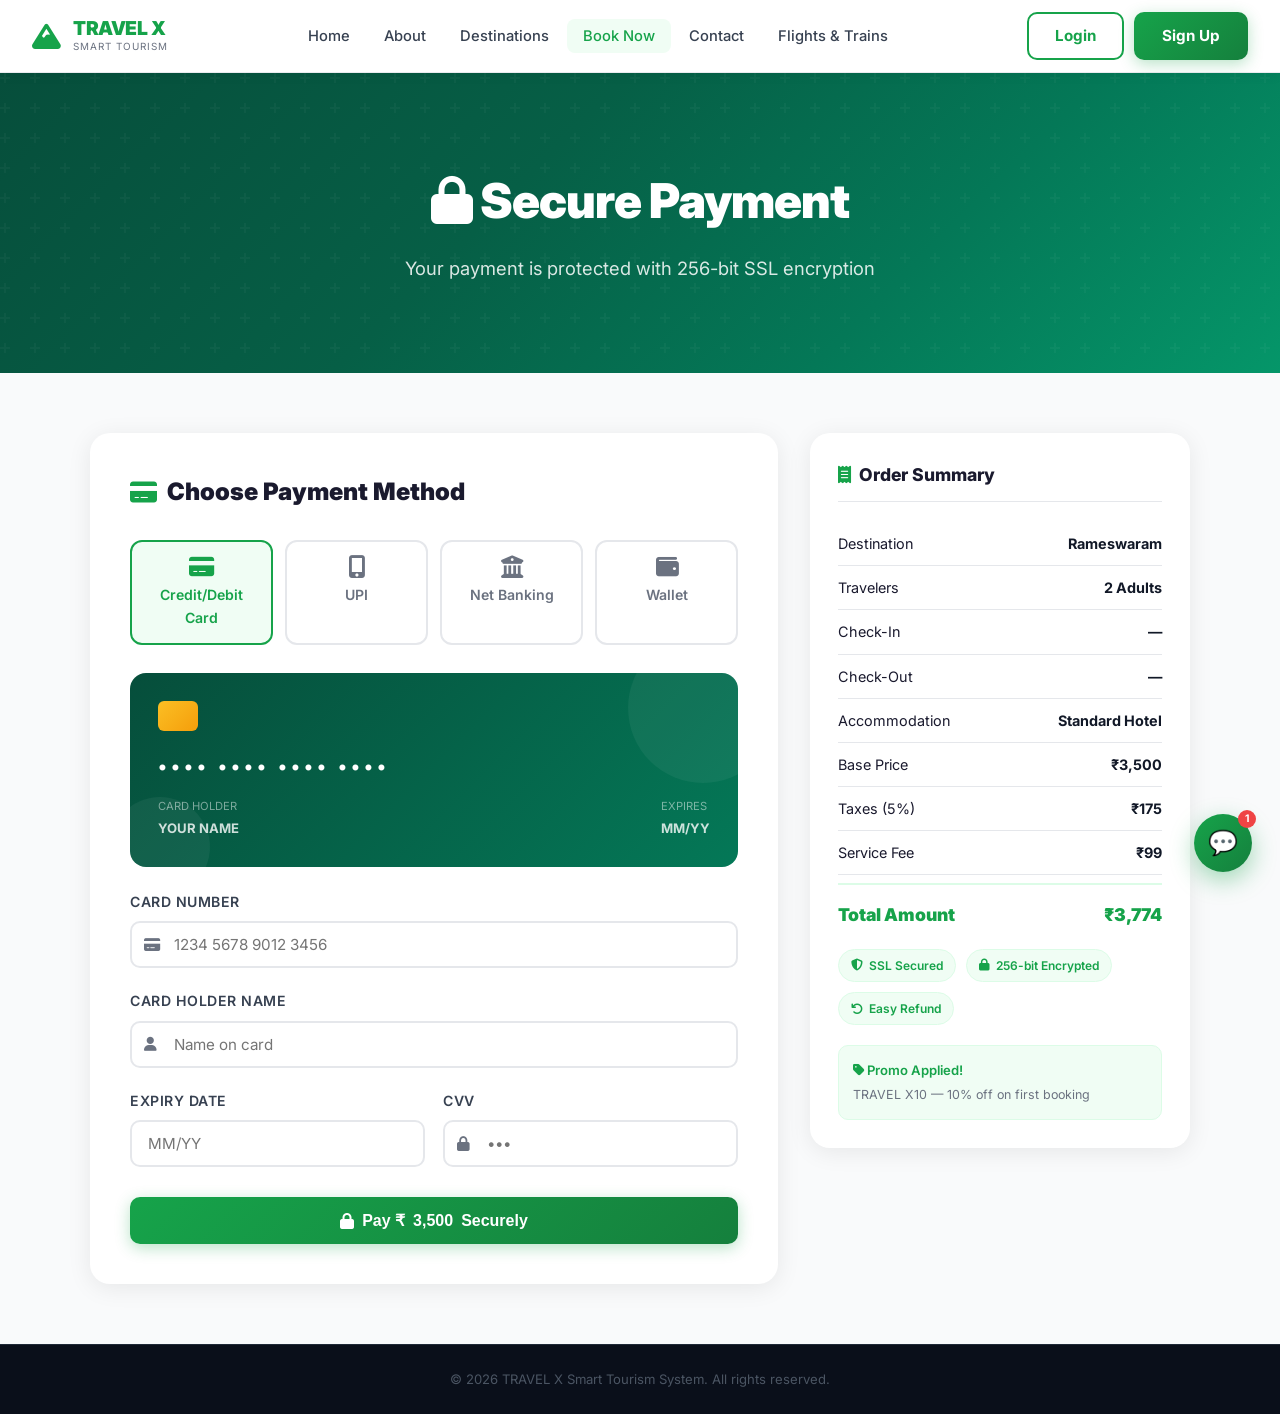
<file: payment.html>
<!DOCTYPE html>
<html lang="en">
<head>
  <meta charset="UTF-8"/>
  <meta name="viewport" content="width=device-width, initial-scale=1.0"/>
  <title>Payment - TRAVEL X Smart Tourism</title>
  <link rel="stylesheet" href="css/style.css"/>
  <link rel="stylesheet" href="https://cdnjs.cloudflare.com/ajax/libs/font-awesome/6.5.0/css/all.min.css"/>
  <style>
    .payment-section{padding:60px 32px;background:var(--light)}
    .payment-container{max-width:1100px;margin:0 auto;display:grid;grid-template-columns:1fr 380px;gap:32px;align-items:start}
    .payment-box{background:#fff;border-radius:var(--radius-lg);padding:40px;box-shadow:var(--shadow)}
    .payment-box h2{font-size:1.5rem;font-weight:900;margin-bottom:28px;display:flex;align-items:center;gap:10px}
    .payment-box h2 .fas{color:var(--green)}
    .pay-methods{display:flex;gap:12px;margin-bottom:28px;flex-wrap:wrap}
    .pay-method{flex:1;min-width:120px;border:2px solid var(--border);border-radius:12px;padding:14px;text-align:center;cursor:pointer;transition:all 0.2s;font-weight:600;font-size:0.88rem;color:var(--gray)}
    .pay-method:hover,.pay-method.active{border-color:var(--green);background:var(--green-50);color:var(--green)}
    .pay-method .fas,.pay-method .fab{font-size:1.4rem;display:block;margin-bottom:6px}
    .card-preview{background:linear-gradient(135deg,#064e3b,#047857);border-radius:16px;padding:28px;color:#fff;margin-bottom:24px;position:relative;overflow:hidden}
    .card-preview::before{content:'';position:absolute;top:-40px;right:-40px;width:150px;height:150px;background:rgba(255,255,255,0.05);border-radius:50%}
    .card-preview::after{content:'';position:absolute;bottom:-30px;left:-20px;width:100px;height:100px;background:rgba(255,255,255,0.05);border-radius:50%}
    .card-chip{width:40px;height:30px;background:linear-gradient(135deg,#fbbf24,#f59e0b);border-radius:6px;margin-bottom:20px}
    .card-number{font-size:1.2rem;letter-spacing:4px;font-weight:700;margin-bottom:16px}
    .card-row{display:flex;justify-content:space-between;font-size:0.82rem;opacity:0.8}
    .order-summary{background:#fff;border-radius:var(--radius-lg);padding:28px;box-shadow:var(--shadow);position:sticky;top:90px}
    .order-summary h3{font-weight:800;margin-bottom:20px;font-size:1.1rem;padding-bottom:12px;border-bottom:1px solid var(--border)}
    .order-item{display:flex;justify-content:space-between;padding:10px 0;border-bottom:1px solid var(--border);font-size:0.9rem}
    .order-item:last-of-type{border-bottom:none}
    .order-item span:last-child{font-weight:700;color:var(--dark)}
    .order-total{display:flex;justify-content:space-between;padding:16px 0 0;font-size:1.1rem;font-weight:900;color:var(--green);margin-top:8px;border-top:2px solid var(--green-light)}
    .secure-badges{display:flex;gap:10px;flex-wrap:wrap;margin-top:20px}
    .secure-badge{display:flex;align-items:center;gap:6px;background:var(--green-50);border:1px solid var(--green-light);padding:6px 12px;border-radius:20px;font-size:0.75rem;font-weight:600;color:var(--green)}
    .upi-section,.netbanking-section,.wallet-section{display:none}
    .upi-section.show,.netbanking-section.show,.wallet-section.show,.card-section.show{display:block}
    .bank-grid{display:grid;grid-template-columns:repeat(3,1fr);gap:12px;margin-bottom:20px}
    .bank-btn{border:2px solid var(--border);border-radius:10px;padding:14px 10px;text-align:center;cursor:pointer;transition:all 0.2s;font-size:0.82rem;font-weight:600;color:var(--gray)}
    .bank-btn:hover{border-color:var(--green);color:var(--green);background:var(--green-50)}
    .wallet-grid{display:grid;grid-template-columns:repeat(3,1fr);gap:12px;margin-bottom:20px}
    .wallet-btn{border:2px solid var(--border);border-radius:10px;padding:14px 10px;text-align:center;cursor:pointer;transition:all 0.2s;font-size:0.82rem;font-weight:600;color:var(--gray)}
    .wallet-btn:hover{border-color:var(--green);color:var(--green);background:var(--green-50)}
    .payment-success{text-align:center;padding:48px 24px;display:none}
    .payment-success .tick{width:80px;height:80px;background:linear-gradient(135deg,var(--green),#34d399);border-radius:50%;display:flex;align-items:center;justify-content:center;margin:0 auto 20px;font-size:2rem;color:#fff;box-shadow:0 8px 24px rgba(22,163,74,0.3)}
    .payment-success h3{font-size:1.6rem;font-weight:900;margin-bottom:10px}
    .payment-success p{color:var(--gray);margin-bottom:6px}
    .booking-id{background:var(--green-50);border:1px solid var(--green-light);padding:12px 24px;border-radius:10px;font-weight:800;color:var(--green);font-size:1.1rem;margin:16px 0 24px;display:inline-block}
    @media(max-width:900px){.payment-container{grid-template-columns:1fr}}
  </style>
</head>
<body>
  <nav class="navbar">
    <div class="nav-container">
      <div class="logo">
        <i class="fas fa-mountain"></i>
        <div><span class="logo-title">TRAVEL X</span><span class="logo-sub">Smart Tourism</span></div>
      </div>
      <ul class="nav-links">
        <li><a href="index.html">Home</a></li>
        <li><a href="about.html">About</a></li>
        <li><a href="destinations.html">Destinations</a></li>
        <li><a href="booking.html" class="active">Book Now</a></li>
        <li><a href="contact.html">Contact</a></li><li><a href="transport.html">Flights &amp; Trains</a></li>
      </ul>
      <div class="nav-buttons">
        <a href="login.html" class="btn-outline">Login</a>
        <a href="signup.html" class="btn-primary">Sign Up</a>
      </div>
      <div class="hamburger" onclick="toggleMenu()"><i class="fas fa-bars"></i></div>
    </div>
  </nav>

  <section class="page-header">
    <h1><i class="fas fa-lock"></i> Secure Payment</h1>
    <p>Your payment is protected with 256-bit SSL encryption</p>
  </section>

  <section class="payment-section">
    <div class="payment-container">

      <!-- Payment Form -->
      <div class="payment-box" id="paymentBox">
        <h2><i class="fas fa-credit-card"></i> Choose Payment Method</h2>

        <!-- Method Tabs -->
        <div class="pay-methods">
          <div class="pay-method active" onclick="switchMethod('card',this)">
            <i class="fas fa-credit-card"></i>Credit/Debit Card
          </div>
          <div class="pay-method" onclick="switchMethod('upi',this)">
            <i class="fas fa-mobile-alt"></i>UPI
          </div>
          <div class="pay-method" onclick="switchMethod('netbanking',this)">
            <i class="fas fa-university"></i>Net Banking
          </div>
          <div class="pay-method" onclick="switchMethod('wallet',this)">
            <i class="fas fa-wallet"></i>Wallet
          </div>
        </div>

        <!-- CARD SECTION -->
        <div class="card-section show" id="cardSection">
          <div class="card-preview">
            <div class="card-chip"></div>
            <div class="card-number" id="previewNum">•••• •••• •••• ••••</div>
            <div class="card-row">
              <div><div style="font-size:0.7rem;opacity:0.6;margin-bottom:2px">CARD HOLDER</div><div id="previewName" style="font-weight:700">YOUR NAME</div></div>
              <div><div style="font-size:0.7rem;opacity:0.6;margin-bottom:2px">EXPIRES</div><div id="previewExp" style="font-weight:700">MM/YY</div></div>
            </div>
          </div>
          <form id="paymentForm" onsubmit="processPayment(event)">
            <div class="form-group">
              <label>Card Number</label>
              <div class="input-icon">
                <i class="fas fa-credit-card"></i>
                <input type="text" id="cardNum" placeholder="1234 5678 9012 3456" maxlength="19" oninput="formatCard(this)" required/>
              </div>
            </div>
            <div class="form-group">
              <label>Card Holder Name</label>
              <div class="input-icon">
                <i class="fas fa-user"></i>
                <input type="text" id="cardName" placeholder="Name on card" oninput="document.getElementById('previewName').textContent=this.value.toUpperCase()||'YOUR NAME'" required/>
              </div>
            </div>
            <div class="form-row">
              <div class="form-group">
                <label>Expiry Date</label>
                <input type="text" id="cardExp" placeholder="MM/YY" maxlength="5" oninput="formatExpiry(this)" required/>
              </div>
              <div class="form-group">
                <label>CVV</label>
                <div class="input-icon">
                  <i class="fas fa-lock"></i>
                  <input type="password" placeholder="•••" maxlength="3" required/>
                </div>
              </div>
            </div>
            <button type="submit" class="btn-primary btn-full" style="margin-top:8px">
              <i class="fas fa-lock"></i> Pay ₹<span id="payBtn">3,500</span> Securely
            </button>
          </form>
        </div>

        <!-- UPI SECTION -->
        <div class="upi-section" id="upiSection">
          <div class="form-group">
            <label>Enter UPI ID</label>
            <div class="input-icon">
              <i class="fas fa-at"></i>
              <input type="text" placeholder="yourname@upi" id="upiId"/>
            </div>
          </div>
          <p style="text-align:center;color:var(--gray);font-size:0.85rem;margin:12px 0">— OR pay using —</p>
          <div style="display:flex;gap:12px;justify-content:center;flex-wrap:wrap;margin-bottom:20px">
            <div class="bank-btn" style="min-width:100px" onclick="selectUPI(this,'GPay')"><i class="fas fa-google" style="font-size:1.4rem;display:block;margin-bottom:4px;color:#4285f4"></i>GPay</div>
            <div class="bank-btn" style="min-width:100px" onclick="selectUPI(this,'PhonePe')"><i class="fas fa-mobile-alt" style="font-size:1.4rem;display:block;margin-bottom:4px;color:#5f259f"></i>PhonePe</div>
            <div class="bank-btn" style="min-width:100px" onclick="selectUPI(this,'Paytm')"><i class="fas fa-rupee-sign" style="font-size:1.4rem;display:block;margin-bottom:4px;color:#00baf2"></i>Paytm</div>
            <div class="bank-btn" style="min-width:100px" onclick="selectUPI(this,'BHIM')"><i class="fas fa-landmark" style="font-size:1.4rem;display:block;margin-bottom:4px;color:#ff6600"></i>BHIM</div>
          </div>
          <button class="btn-primary btn-full" onclick="processPayment(event)"><i class="fas fa-lock"></i> Pay ₹<span class="payAmt">3,500</span> via UPI</button>
        </div>

        <!-- NET BANKING SECTION -->
        <div class="netbanking-section" id="netbankingSection">
          <div class="form-group"><label>Select Your Bank</label></div>
          <div class="bank-grid">
            <div class="bank-btn" onclick="selectBank(this)">SBI</div>
            <div class="bank-btn" onclick="selectBank(this)">HDFC</div>
            <div class="bank-btn" onclick="selectBank(this)">ICICI</div>
            <div class="bank-btn" onclick="selectBank(this)">Axis</div>
            <div class="bank-btn" onclick="selectBank(this)">Kotak</div>
            <div class="bank-btn" onclick="selectBank(this)">PNB</div>
            <div class="bank-btn" onclick="selectBank(this)">BOB</div>
            <div class="bank-btn" onclick="selectBank(this)">Canara</div>
            <div class="bank-btn" onclick="selectBank(this)">Union</div>
          </div>
          <button class="btn-primary btn-full" onclick="processPayment(event)"><i class="fas fa-university"></i> Proceed to Bank</button>
        </div>

        <!-- WALLET SECTION -->
        <div class="wallet-section" id="walletSection">
          <div class="wallet-grid">
            <div class="wallet-btn" onclick="selectWallet(this)"><i class="fas fa-rupee-sign" style="font-size:1.4rem;display:block;margin-bottom:4px;color:#00baf2"></i>Paytm</div>
            <div class="wallet-btn" onclick="selectWallet(this)"><i class="fas fa-mobile-alt" style="font-size:1.4rem;display:block;margin-bottom:4px;color:#5f259f"></i>PhonePe</div>
            <div class="wallet-btn" onclick="selectWallet(this)"><i class="fas fa-amazon" style="font-size:1.4rem;display:block;margin-bottom:4px;color:#ff9900"></i>Amazon Pay</div>
            <div class="wallet-btn" onclick="selectWallet(this)"><i class="fab fa-airbnb" style="font-size:1.4rem;display:block;margin-bottom:4px;color:#ff5a5f"></i>Freecharge</div>
            <div class="wallet-btn" onclick="selectWallet(this)"><i class="fas fa-wallet" style="font-size:1.4rem;display:block;margin-bottom:4px;color:#16a34a"></i>MobiKwik</div>
            <div class="wallet-btn" onclick="selectWallet(this)"><i class="fas fa-coins" style="font-size:1.4rem;display:block;margin-bottom:4px;color:#f59e0b"></i>Ola Money</div>
          </div>
          <button class="btn-primary btn-full" onclick="processPayment(event)"><i class="fas fa-wallet"></i> Pay ₹<span class="payAmt">3,500</span> via Wallet</button>
        </div>

        <!-- SUCCESS -->
        <div class="payment-success" id="paymentSuccess">
          <div class="tick"><i class="fas fa-check"></i></div>
          <h3>Payment Successful! 🎉</h3>
          <p>Your booking has been confirmed.</p>
          <div class="booking-id" id="bookingId">GP-2026-XXXXX</div>
          <p style="color:var(--gray);font-size:0.88rem">A confirmation has been sent to your email.</p>
          <div style="display:flex;gap:12px;justify-content:center;margin-top:24px;flex-wrap:wrap">
            <a href="index.html" class="btn-primary"><i class="fas fa-home"></i> Back to Home</a>
            <a href="destinations.html" class="btn-outline"><i class="fas fa-map-marker-alt"></i> Explore More</a>
          </div>
        </div>
      </div>

      <!-- Order Summary -->
      <div class="order-summary">
        <h3><i class="fas fa-receipt" style="color:var(--green);margin-right:8px"></i>Order Summary</h3>
        <div class="order-item"><span>Destination</span><span id="sumDest">Rameswaram</span></div>
        <div class="order-item"><span>Travelers</span><span id="sumTravelers">2 Adults</span></div>
        <div class="order-item"><span>Check-In</span><span id="sumCheckin">—</span></div>
        <div class="order-item"><span>Check-Out</span><span id="sumCheckout">—</span></div>
        <div class="order-item"><span>Accommodation</span><span id="sumAccom">Standard Hotel</span></div>
        <div class="order-item"><span>Base Price</span><span id="sumBase">₹3,500</span></div>
        <div class="order-item"><span>Taxes (5%)</span><span id="sumTax">₹175</span></div>
        <div class="order-item"><span>Service Fee</span><span>₹99</span></div>
        <div class="order-total"><span>Total Amount</span><span id="sumTotal">₹3,774</span></div>

        <div class="secure-badges">
          <div class="secure-badge"><i class="fas fa-shield-alt"></i> SSL Secured</div>
          <div class="secure-badge"><i class="fas fa-lock"></i> 256-bit Encrypted</div>
          <div class="secure-badge"><i class="fas fa-undo"></i> Easy Refund</div>
        </div>

        <div style="margin-top:20px;padding:14px;background:var(--green-50);border-radius:10px;border:1px solid var(--green-light)">
          <p style="font-size:0.82rem;color:var(--green);font-weight:600"><i class="fas fa-tag"></i> Promo Applied!</p>
          <p style="font-size:0.78rem;color:var(--gray);margin-top:4px">TRAVEL X10 — 10% off on first booking</p>
        </div>
      </div>

    </div>
  </section>

  <footer class="footer">
    <div class="footer-bottom">
      <p>© 2026 TRAVEL X Smart Tourism System. All rights reserved.</p>
    </div>
  </footer>

  <script src="js/main.js"></script>
  <script src="js/chatbot.js"></script>
  <script>
    // Load booking data from localStorage
    window.addEventListener('DOMContentLoaded', () => {
      const b = JSON.parse(localStorage.getItem('gp_booking') || '{}');
      if (b.destination) document.getElementById('sumDest').textContent = b.destination;
      if (b.travelers) document.getElementById('sumTravelers').textContent = b.travelers + ' Traveler(s)';
      if (b.checkin) document.getElementById('sumCheckin').textContent = b.checkin;
      if (b.checkout) document.getElementById('sumCheckout').textContent = b.checkout;
      if (b.accommodation) document.getElementById('sumAccom').textContent = b.accommodation;
      if (b.total) {
        const base = parseInt(b.total);
        const tax = Math.round(base * 0.05);
        const total = base + tax + 99;
        document.getElementById('sumBase').textContent = '₹' + base.toLocaleString('en-IN');
        document.getElementById('sumTax').textContent = '₹' + tax.toLocaleString('en-IN');
        document.getElementById('sumTotal').textContent = '₹' + total.toLocaleString('en-IN');
        document.getElementById('payBtn').textContent = total.toLocaleString('en-IN');
        document.querySelectorAll('.payAmt').forEach(el => el.textContent = total.toLocaleString('en-IN'));
      }
    });

    function switchMethod(method, el) {
      document.querySelectorAll('.pay-method').forEach(m => m.classList.remove('active'));
      el.classList.add('active');
      document.getElementById('cardSection').classList.remove('show');
      document.getElementById('upiSection').classList.remove('show');
      document.getElementById('netbankingSection').classList.remove('show');
      document.getElementById('walletSection').classList.remove('show');
      if (method === 'card') document.getElementById('cardSection').classList.add('show');
      if (method === 'upi') document.getElementById('upiSection').classList.add('show');
      if (method === 'netbanking') document.getElementById('netbankingSection').classList.add('show');
      if (method === 'wallet') document.getElementById('walletSection').classList.add('show');
    }

    function formatCard(el) {
      let v = el.value.replace(/\D/g, '').substring(0, 16);
      el.value = v.replace(/(.{4})/g, '$1 ').trim();
      const display = v.padEnd(16, '•').replace(/(.{4})/g, '$1 ').trim();
      document.getElementById('previewNum').textContent = display;
    }

    function formatExpiry(el) {
      let v = el.value.replace(/\D/g, '');
      if (v.length >= 2) v = v.substring(0,2) + '/' + v.substring(2,4);
      el.value = v;
      document.getElementById('previewExp').textContent = v || 'MM/YY';
    }

    function selectBank(el) {
      document.querySelectorAll('.bank-btn').forEach(b => b.style.borderColor = '');
      el.style.borderColor = 'var(--green)';
      el.style.color = 'var(--green)';
    }
    function selectWallet(el) {
      document.querySelectorAll('.wallet-btn').forEach(b => b.style.borderColor = '');
      el.style.borderColor = 'var(--green)';
    }
    function selectUPI(el, name) {
      document.querySelectorAll('.bank-btn').forEach(b => b.style.borderColor = '');
      el.style.borderColor = 'var(--green)';
      document.getElementById('upiId').value = '';
      document.getElementById('upiId').placeholder = 'yourname@' + name.toLowerCase();
    }

    function processPayment(e) {
      if (e) e.preventDefault();
      const btn = document.querySelector('.btn-primary.btn-full');
      if (btn) { btn.innerHTML = '<i class="fas fa-spinner fa-spin"></i> Processing...'; btn.disabled = true; }
      setTimeout(() => {
        document.getElementById('paymentBox').querySelector('h2').style.display = 'none';
        document.querySelectorAll('.pay-methods,.card-section,.upi-section,.netbanking-section,.wallet-section').forEach(el => el.style.display = 'none');
        const id = 'GP-2026-' + Math.random().toString(36).substring(2,7).toUpperCase();
        document.getElementById('bookingId').textContent = id;
        document.getElementById('paymentSuccess').style.display = 'block';
      }, 2000);
    }
  </script>
</body>
</html>
</file>
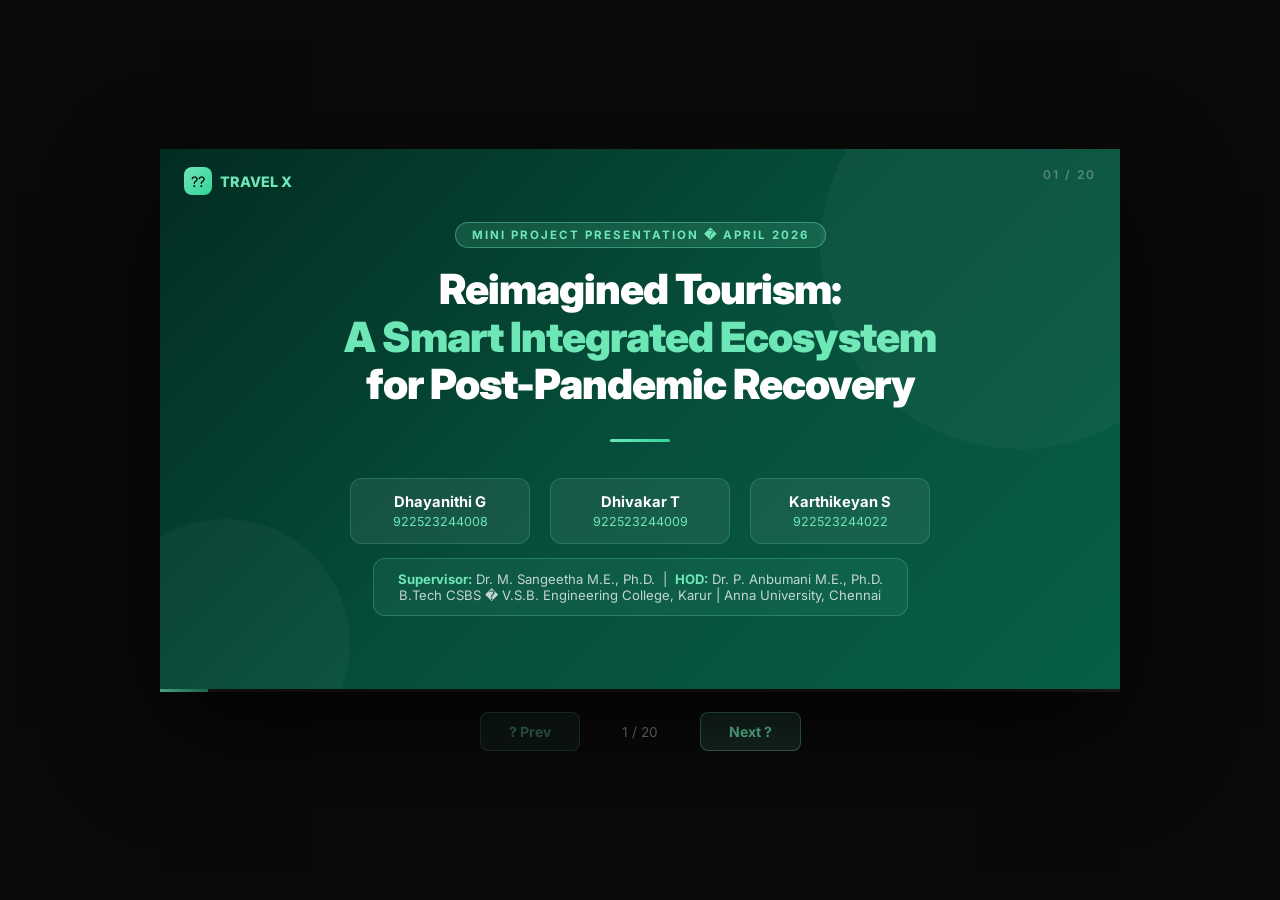
<file: presentation.html>
<!DOCTYPE html>
<html lang="en">
<head>
<meta charset="UTF-8"/>
<meta name="viewport" content="width=device-width, initial-scale=1.0"/>
<title>TRAVEL X - Smart Tourism PPT</title>
<style>
  @import url('https://fonts.googleapis.com/css2?family=Inter:wght@300;400;600;700;800;900&display=swap');
  *{margin:0;padding:0;box-sizing:border-box}
  body{font-family:'Inter',sans-serif;background:#0a0a0a;display:flex;flex-direction:column;align-items:center;justify-content:center;min-height:100vh;overflow:hidden}
  .ppt{width:960px;height:540px;position:relative;overflow:hidden;box-shadow:0 40px 100px rgba(0,0,0,0.8)}
  .slide{width:100%;height:100%;position:absolute;top:0;left:0;display:none;flex-direction:column;justify-content:center;align-items:center;padding:50px 60px}
  .slide.active{display:flex}

  /* SLIDE THEMES */
  .s-title{background:linear-gradient(135deg,#022c22 0%,#064e3b 50%,#065f46 100%)}
  .s-green{background:linear-gradient(135deg,#022c22,#064e3b)}
  .s-dark{background:linear-gradient(135deg,#0f172a,#1e293b)}
  .s-blue{background:linear-gradient(135deg,#0c1445,#1e3a8a)}
  .s-teal{background:linear-gradient(135deg,#042f2e,#0d9488)}
  .s-purple{background:linear-gradient(135deg,#1e0a3c,#6d28d9)}
  .s-end{background:linear-gradient(135deg,#022c22,#064e3b,#047857)}

  /* DECORATIVE CIRCLES */
  .slide::before{content:'';position:absolute;width:400px;height:400px;border-radius:50%;background:rgba(255,255,255,0.03);top:-100px;right:-100px;pointer-events:none}
  .slide::after{content:'';position:absolute;width:250px;height:250px;border-radius:50%;background:rgba(255,255,255,0.03);bottom:-80px;left:-60px;pointer-events:none}

  /* TYPOGRAPHY */
  .slide-num{position:absolute;top:18px;right:24px;color:rgba(255,255,255,0.3);font-size:0.75rem;font-weight:600;letter-spacing:2px}
  .tag{display:inline-block;background:rgba(110,231,183,0.15);border:1px solid rgba(110,231,183,0.4);color:#6ee7b7;padding:5px 16px;border-radius:20px;font-size:0.72rem;font-weight:700;letter-spacing:2px;text-transform:uppercase;margin-bottom:18px}
  h1.main{font-size:2.6rem;font-weight:900;color:#fff;line-height:1.15;text-align:center;letter-spacing:-1px;margin-bottom:14px}
  h1.main span{color:#6ee7b7}
  h2.stitle{font-size:1.7rem;font-weight:900;color:#fff;margin-bottom:6px;letter-spacing:-0.5px}
  h2.stitle span{color:#6ee7b7}
  .sub{color:rgba(255,255,255,0.6);font-size:0.9rem;text-align:center;line-height:1.7;max-width:680px}
  .divider{width:60px;height:3px;background:linear-gradient(90deg,#6ee7b7,#34d399);border-radius:2px;margin:16px auto}

  /* TEAM BOX */
  .team-box{display:flex;gap:20px;margin-top:20px;flex-wrap:wrap;justify-content:center}
  .member{background:rgba(255,255,255,0.07);border:1px solid rgba(110,231,183,0.2);border-radius:12px;padding:14px 22px;text-align:center;min-width:180px}
  .member .name{color:#fff;font-weight:700;font-size:0.92rem}
  .member .roll{color:#6ee7b7;font-size:0.78rem;margin-top:3px}
  .supervisor{background:rgba(110,231,183,0.08);border:1px solid rgba(110,231,183,0.25);border-radius:12px;padding:12px 24px;text-align:center;margin-top:14px;color:rgba(255,255,255,0.75);font-size:0.82rem}
  .supervisor strong{color:#6ee7b7}

  /* CONTENT LAYOUTS */
  .two-col{display:grid;grid-template-columns:1fr 1fr;gap:28px;width:100%}
  .three-col{display:grid;grid-template-columns:1fr 1fr 1fr;gap:18px;width:100%}
  .card{background:rgba(255,255,255,0.06);border:1px solid rgba(255,255,255,0.1);border-radius:12px;padding:18px 20px}
  .card h4{color:#6ee7b7;font-size:0.88rem;font-weight:700;margin-bottom:8px;text-transform:uppercase;letter-spacing:1px}
  .card p,.card li{color:rgba(255,255,255,0.75);font-size:0.82rem;line-height:1.7}
  .card ul{padding-left:14px}
  .card li{margin-bottom:4px}
  .icon-card{background:rgba(255,255,255,0.06);border:1px solid rgba(255,255,255,0.1);border-radius:12px;padding:20px;text-align:center}
  .icon-card .ico{font-size:2rem;margin-bottom:10px}
  .icon-card h4{color:#fff;font-weight:700;font-size:0.88rem;margin-bottom:6px}
  .icon-card p{color:rgba(255,255,255,0.6);font-size:0.78rem;line-height:1.6}

  /* TABLE */
  table{width:100%;border-collapse:collapse;font-size:0.82rem}
  th{background:rgba(110,231,183,0.2);color:#6ee7b7;padding:10px 14px;text-align:left;font-weight:700;letter-spacing:0.5px}
  td{padding:9px 14px;border-bottom:1px solid rgba(255,255,255,0.07);color:rgba(255,255,255,0.8)}
  tr:nth-child(even) td{background:rgba(255,255,255,0.03)}
  .bad{color:#f87171;font-weight:600}
  .good{color:#6ee7b7;font-weight:600}

  /* METRIC BARS */
  .metric{margin-bottom:14px}
  .metric-label{display:flex;justify-content:space-between;color:rgba(255,255,255,0.8);font-size:0.82rem;margin-bottom:5px}
  .metric-label span:last-child{color:#6ee7b7;font-weight:700}
  .bar{height:8px;background:rgba(255,255,255,0.1);border-radius:4px;overflow:hidden}
  .bar-fill{height:100%;border-radius:4px;background:linear-gradient(90deg,#6ee7b7,#34d399)}

  /* STEPS */
  .steps{display:flex;gap:0;width:100%;align-items:center}
  .step-box{flex:1;background:rgba(255,255,255,0.06);border:1px solid rgba(255,255,255,0.1);border-radius:12px;padding:16px 12px;text-align:center}
  .step-num{width:36px;height:36px;background:linear-gradient(135deg,#6ee7b7,#34d399);border-radius:50%;display:flex;align-items:center;justify-content:center;font-weight:900;color:#022c22;font-size:1rem;margin:0 auto 10px}
  .step-box h4{color:#fff;font-size:0.82rem;font-weight:700;margin-bottom:5px}
  .step-box p{color:rgba(255,255,255,0.6);font-size:0.72rem;line-height:1.5}
  .arrow{color:#6ee7b7;font-size:1.2rem;padding:0 6px;flex-shrink:0}

  /* LOGO BAR */
  .logo-bar{position:absolute;top:18px;left:24px;display:flex;align-items:center;gap:8px}
  .logo-bar .dot{width:28px;height:28px;background:linear-gradient(135deg,#6ee7b7,#34d399);border-radius:8px;display:flex;align-items:center;justify-content:center;font-size:0.9rem}
  .logo-bar span{color:#6ee7b7;font-weight:800;font-size:0.9rem}

  /* CONTROLS */
  .controls{display:flex;align-items:center;gap:20px;margin-top:20px}
  .btn{background:rgba(110,231,183,0.15);border:1px solid rgba(110,231,183,0.4);color:#6ee7b7;padding:10px 28px;border-radius:8px;cursor:pointer;font-weight:700;font-size:0.88rem;transition:all 0.2s;font-family:inherit}
  .btn:hover{background:rgba(110,231,183,0.3)}
  .btn:disabled{opacity:0.3;cursor:not-allowed}
  .counter{color:rgba(255,255,255,0.5);font-size:0.85rem;min-width:80px;text-align:center}
  .progress{width:960px;height:3px;background:rgba(255,255,255,0.1);margin-top:0}
  .progress-fill{height:100%;background:linear-gradient(90deg,#6ee7b7,#34d399);transition:width 0.3s}

  /* HIGHLIGHT BOX */
  .highlight{background:rgba(110,231,183,0.1);border-left:3px solid #6ee7b7;padding:12px 16px;border-radius:0 8px 8px 0;margin-top:10px}
  .highlight p{color:rgba(255,255,255,0.8);font-size:0.82rem;line-height:1.7}

  /* FULL WIDTH SECTION TITLE */
  .section-label{width:100%;text-align:left;margin-bottom:20px}
  .section-label h2{font-size:1.5rem;font-weight:900;color:#fff;letter-spacing:-0.5px}
  .section-label p{color:rgba(255,255,255,0.5);font-size:0.82rem;margin-top:4px}
  .green-line{width:40px;height:3px;background:#6ee7b7;border-radius:2px;margin-top:8px}
</style>
</head>
<body>
<div class="ppt" id="ppt">

<!-- SLIDE 1: TITLE -->
<div class="slide s-title active">
  <div class="logo-bar"><div class="dot">??</div><span>TRAVEL X</span></div>
  <div class="slide-num">01 / 20</div>
  <div class="tag">Mini Project Presentation � April 2026</div>
  <h1 class="main">Reimagined Tourism:<br><span>A Smart Integrated Ecosystem</span><br>for Post-Pandemic Recovery</h1>
  <div class="divider"></div>
  <div class="team-box">
    <div class="member"><div class="name">Dhayanithi G</div><div class="roll">922523244008</div></div>
    <div class="member"><div class="name">Dhivakar T</div><div class="roll">922523244009</div></div>
    <div class="member"><div class="name">Karthikeyan S</div><div class="roll">922523244022</div></div>
  </div>
  <div class="supervisor"><strong>Supervisor:</strong> Dr. M. Sangeetha M.E., Ph.D. &nbsp;|&nbsp; <strong>HOD:</strong> Dr. P. Anbumani M.E., Ph.D.<br>B.Tech CSBS � V.S.B. Engineering College, Karur | Anna University, Chennai</div>
</div>

<!-- SLIDE 2: AGENDA -->
<div class="slide s-dark">
  <div class="logo-bar"><div class="dot">??</div><span>TRAVEL X</span></div>
  <div class="slide-num">02 / 20</div>
  <div class="section-label"><h2>Presentation <span style="color:#6ee7b7">Agenda</span></h2><div class="green-line"></div></div>
  <div class="three-col">
    <div class="card"><h4>01�04</h4><ul><li>Title & Team</li><li>Introduction</li><li>Problem Statement</li><li>Objectives</li></ul></div>
    <div class="card"><h4>05�10</h4><ul><li>Literature Survey</li><li>Existing System</li><li>Proposed System</li><li>System Architecture</li><li>Technologies Used</li><li>Modules</li></ul></div>
    <div class="card"><h4>11�20</h4><ul><li>Implementation</li><li>AI & IoT</li><li>Website Demo</li><li>Destinations</li><li>Performance</li><li>Comparison</li><li>Sustainability</li><li>Conclusion</li><li>Future Work</li><li>Thank You</li></ul></div>
  </div>
</div>

<!-- SLIDE 3: INTRODUCTION -->
<div class="slide s-green">
  <div class="logo-bar"><div class="dot">??</div><span>TRAVEL X</span></div>
  <div class="slide-num">03 / 20</div>
  <div class="section-label"><h2>Introduction</h2><div class="green-line"></div></div>
  <div class="two-col">
    <div>
      <div class="card" style="margin-bottom:14px"><h4>Background</h4><p>Tourism contributes significantly to global GDP, employment, and cultural exchange. COVID-19 caused a 70%+ drop in tourist arrivals, exposing critical weaknesses in traditional systems.</p></div>
      <div class="card"><h4>The Gap</h4><p>Fragmented platforms, no personalization, poor real-time data, and zero sustainability monitoring � all demand a smarter solution.</p></div>
    </div>
    <div>
      <div class="card" style="margin-bottom:14px"><h4>Our Solution</h4><p><strong style="color:#6ee7b7">TRAVEL X</strong> � A Smart Integrated Tourism Ecosystem using AI, IoT, Cloud Computing & Data Analytics to unify all tourism services.</p></div>
      <div class="card"><h4>Key Features</h4><ul><li>AI-driven personalized recommendations</li><li>Real-time IoT environmental monitoring</li><li>Seamless booking & community engagement</li><li>Sustainable tourism practices</li></ul></div>
    </div>
  </div>
</div>

<!-- SLIDE 4: PROBLEM STATEMENT -->
<div class="slide s-dark">
  <div class="logo-bar"><div class="dot">??</div><span>TRAVEL X</span></div>
  <div class="slide-num">04 / 20</div>
  <div class="section-label"><h2>Problem <span style="color:#6ee7b7">Statement</span></h2><div class="green-line"></div></div>
  <div class="three-col">
    <div class="icon-card"><div class="ico">??</div><h4>Fragmentation</h4><p>Users must switch between multiple platforms for flights, hotels & activities � no unified system exists.</p></div>
    <div class="icon-card"><div class="ico">??</div><h4>No Personalization</h4><p>Generic recommendations that ignore user preferences, travel history, and real-time context.</p></div>
    <div class="icon-card"><div class="ico">??</div><h4>No Real-Time Data</h4><p>Tourists lack live updates on weather, crowd levels, travel restrictions, or emergencies.</p></div>
    <div class="icon-card"><div class="ico">??</div><h4>No Sustainability</h4><p>Traditional systems don't monitor pollution, waste, or resource usage � causing environmental damage.</p></div>
    <div class="icon-card"><div class="ico">??</div><h4>Low Community Role</h4><p>Local communities have minimal participation in tourism planning and economic benefits.</p></div>
    <div class="icon-card"><div class="ico">??</div><h4>Poor Security</h4><p>No centralized data management leads to security vulnerabilities and inconsistent information.</p></div>
  </div>
</div>

<!-- SLIDE 5: LITERATURE SURVEY -->
<div class="slide s-blue">
  <div class="logo-bar"><div class="dot">??</div><span>TRAVEL X</span></div>
  <div class="slide-num">05 / 20</div>
  <div class="section-label"><h2>Literature <span style="color:#6ee7b7">Survey</span></h2><div class="green-line"></div></div>
  <div class="two-col">
    <div>
      <div class="card" style="margin-bottom:14px"><h4>Digital Transformation (OECD, 2024)</h4><p>Digital transformation improves operational efficiency, reduces costs, and enhances customer satisfaction in tourism.</p></div>
      <div class="card" style="margin-bottom:14px"><h4>AI in Tourism (Chen & Wang, 2023)</h4><p>AI-powered chatbots provide 24/7 support. Generative AI creates personalized travel experiences (Li, 2025).</p></div>
      <div class="card"><h4>Blockchain (Baydeniz, 2024)</h4><p>Blockchain enables secure, transparent transactions � reducing fraud and improving accountability in tourism.</p></div>
    </div>
    <div>
      <div class="card" style="margin-bottom:14px"><h4>Smart Tourism Platforms</h4><p>User-centric design is essential. Systems prioritizing user needs achieve higher adoption rates and satisfaction.</p></div>
      <div class="card" style="margin-bottom:14px"><h4>IoT & Sustainability</h4><p>IoT sensors track crowd density, air quality, and resource usage in real-time to promote sustainable tourism.</p></div>
      <div class="card"><h4>Research Gap</h4><p>Existing systems remain fragmented. No comprehensive platform integrates AI + IoT + Cloud + Community in one ecosystem.</p></div>
    </div>
  </div>
</div>

<!-- SLIDE 6: EXISTING VS PROPOSED -->
<div class="slide s-dark">
  <div class="logo-bar"><div class="dot">??</div><span>TRAVEL X</span></div>
  <div class="slide-num">06 / 20</div>
  <div class="section-label"><h2>Existing vs <span style="color:#6ee7b7">Proposed System</span></h2><div class="green-line"></div></div>
  <table>
    <thead><tr><th>Feature</th><th>Existing System</th><th>TRAVEL X (Proposed)</th></tr></thead>
    <tbody>
      <tr><td>Integration</td><td class="bad">Low � Multiple Platforms</td><td class="good">High � Unified Platform</td></tr>
      <tr><td>Personalization</td><td class="bad">Generic Recommendations</td><td class="good">AI-Based & Contextual</td></tr>
      <tr><td>Data Analytics</td><td class="bad">Basic / None</td><td class="good">Advanced Real-Time</td></tr>
      <tr><td>Community Role</td><td class="bad">Passive</td><td class="good">Active Participation</td></tr>
      <tr><td>Sustainability</td><td class="bad">Not Included</td><td class="good">IoT Monitored</td></tr>
      <tr><td>Real-Time Updates</td><td class="bad">No</td><td class="good">Yes � Live Data</td></tr>
      <tr><td>Security</td><td class="bad">Fragmented</td><td class="good">JWT + Encrypted</td></tr>
    </tbody>
  </table>
</div>

<!-- SLIDE 7: SYSTEM ARCHITECTURE -->
<div class="slide s-teal">
  <div class="logo-bar"><div class="dot">??</div><span>TRAVEL X</span></div>
  <div class="slide-num">07 / 20</div>
  <div class="section-label"><h2>System <span style="color:#6ee7b7">Architecture</span></h2><div class="green-line"></div></div>
  <div class="two-col">
    <div>
      <div class="card" style="margin-bottom:14px"><h4>Layered Architecture</h4><ul><li><strong style="color:#6ee7b7">Presentation Layer</strong> � Responsive Web UI (HTML/CSS/JS)</li><li><strong style="color:#6ee7b7">Application Layer</strong> � Business Logic & APIs</li><li><strong style="color:#6ee7b7">Data Layer</strong> � MySQL & MongoDB</li><li><strong style="color:#6ee7b7">Integration Layer</strong> � External APIs & IoT</li></ul></div>
      <div class="card"><h4>Design Approach</h4><p>Modular architecture � each module performs a specific function, enabling independent development, easy maintenance, and future scalability.</p></div>
    </div>
    <div>
      <div class="card" style="margin-bottom:14px"><h4>System Modules</h4><ul><li>?? User Module � Registration & Profile</li><li>?? Booking Module � Reservations</li><li>?? AI Module � Recommendations</li><li>?? Analytics Module � Insights</li><li>?? Community Module � Local Participation</li><li>?? Security Module � Auth & Protection</li></ul></div>
      <div class="card"><h4>Deployment</h4><p>Cloud-based (AWS/Azure) with Docker containers, CI/CD pipelines, load balancing, and 99% uptime guarantee.</p></div>
    </div>
  </div>
</div>

<!-- SLIDE 8: TECHNOLOGIES USED -->
<div class="slide s-dark">
  <div class="logo-bar"><div class="dot">??</div><span>TRAVEL X</span></div>
  <div class="slide-num">08 / 20</div>
  <div class="section-label"><h2>Technologies <span style="color:#6ee7b7">Used</span></h2><div class="green-line"></div></div>
  <div class="three-col">
    <div class="icon-card"><div class="ico">??</div><h4>Frontend</h4><p>HTML5, CSS3, JavaScript, Responsive Design, Font Awesome Icons</p></div>
    <div class="icon-card"><div class="ico">??</div><h4>Backend</h4><p>Python (Django/Flask) or Node.js � handles business logic, APIs & data processing</p></div>
    <div class="icon-card"><div class="ico">???</div><h4>Database</h4><p>MySQL for structured data + MongoDB for flexible document storage</p></div>
    <div class="icon-card"><div class="ico">??</div><h4>Artificial Intelligence</h4><p>TensorFlow / Scikit-learn for personalized recommendations & predictive analytics</p></div>
    <div class="icon-card"><div class="ico">??</div><h4>IoT</h4><p>Real-time sensors for crowd density, air quality, temperature & resource monitoring</p></div>
    <div class="icon-card"><div class="ico">??</div><h4>Cloud & Security</h4><p>AWS Cloud deployment + JWT Authentication + SSL Encryption for data protection</p></div>
  </div>
</div>

<!-- SLIDE 9: IMPLEMENTATION -->
<div class="slide s-green">
  <div class="logo-bar"><div class="dot">??</div><span>TRAVEL X</span></div>
  <div class="slide-num">09 / 20</div>
  <div class="section-label"><h2>Implementation <span style="color:#6ee7b7">Overview</span></h2><div class="green-line"></div></div>
  <div class="two-col">
    <div>
      <div class="card" style="margin-bottom:14px"><h4>Frontend Implementation</h4><p>Responsive web interface with sticky navbar, hero section, destination cards with pricing, booking forms, login/signup with localStorage auth, and mobile hamburger menu.</p></div>
      <div class="card"><h4>Backend Implementation</h4><p>RESTful APIs handle user requests, booking logic, and data processing. Integration with payment gateways and map APIs for enhanced functionality.</p></div>
    </div>
    <div>
      <div class="card" style="margin-bottom:14px"><h4>Database Design</h4><p>Normalized schema with indexing and caching for fast retrieval. Regular backups and cloud-based recovery mechanisms ensure data integrity.</p></div>
      <div class="card"><h4>Security Features</h4><ul><li>JWT-based authentication</li><li>Role-based access control</li><li>Password encryption</li><li>Secure HTTPS deployment</li><li>Input validation & sanitization</li></ul></div>
    </div>
  </div>
</div>

<!-- SLIDE 10: AI & IOT -->
<div class="slide s-purple">
  <div class="logo-bar"><div class="dot">??</div><span>TRAVEL X</span></div>
  <div class="slide-num">10 / 20</div>
  <div class="section-label"><h2>AI & IoT <span style="color:#6ee7b7">Integration</span></h2><div class="green-line"></div></div>
  <div class="two-col">
    <div>
      <div class="card" style="margin-bottom:14px"><h4>?? AI Recommendation System</h4><p>Analyzes user preferences, travel history, and real-time context to suggest personalized destinations, hotels, and activities with <strong style="color:#6ee7b7">95% accuracy</strong>.</p></div>
      <div class="card" style="margin-bottom:14px"><h4>Model Training</h4><p>Trained on historical user data using clustering and classification algorithms. Continuous learning improves accuracy over time.</p></div>
      <div class="card"><h4>AI Chatbot</h4><p>24/7 AI-powered support handles user queries, booking assistance, and travel guidance in real-time.</p></div>
    </div>
    <div>
      <div class="card" style="margin-bottom:14px"><h4>?? IoT Environmental Monitoring</h4><p>Sensors deployed at destinations track crowd density, air quality, temperature, energy consumption, and waste generation in real-time.</p></div>
      <div class="card" style="margin-bottom:14px"><h4>Smart Resource Management</h4><p>IoT data helps optimize tourist flow, reduce overcrowding, and promote eco-friendly practices at sensitive locations.</p></div>
      <div class="card"><h4>Live Dashboard</h4><p>Real-time IoT stats: Temp, Air Quality, Crowd Level � displayed to tourists before visiting destinations.</p></div>
    </div>
  </div>
</div>

<!-- SLIDE 11: WEBSITE DEMO -->
<div class="slide s-dark">
  <div class="logo-bar"><div class="dot">??</div><span>TRAVEL X</span></div>
  <div class="slide-num">11 / 20</div>
  <div class="section-label"><h2>Website <span style="color:#6ee7b7">Demo � TRAVEL X</span></h2><div class="green-line"></div></div>
  <div class="three-col">
    <div class="icon-card"><div class="ico">??</div><h4>Home Page</h4><p>Hero section with stats (10K+ tourists, 95% accuracy, 99% uptime), features grid, how-it-works steps & CTA</p></div>
    <div class="icon-card"><div class="ico">???</div><h4>Destinations</h4><p>12 destinations with filter (Tamil Nadu / Jammu / Himachal), price tags, eco-badges & capacity indicators</p></div>
    <div class="icon-card"><div class="ico">??</div><h4>Booking System</h4><p>Full booking form � destination, dates, travelers, accommodation type, activities & special requests</p></div>
    <div class="icon-card"><div class="ico">??</div><h4>About Page</h4><p>Project overview, technology cards, existing vs proposed comparison table, team & supervisor details</p></div>
    <div class="icon-card"><div class="ico">??</div><h4>Contact Page</h4><p>Contact form, institution details, social links & FAQ accordion with 4 common questions</p></div>
    <div class="icon-card"><div class="ico">??</div><h4>Auth System</h4><p>Login & Signup with localStorage � protected pages redirect to login, user name shown in navbar after login</p></div>
  </div>
  <div style="margin-top:14px;text-align:center"><a style="color:#6ee7b7;font-size:0.82rem;font-weight:700">?? https://dhayanithi3408.github.io/tourism-reimagined</a></div>
</div>

<!-- SLIDE 12: TAMIL NADU DESTINATIONS -->
<div class="slide s-green">
  <div class="logo-bar"><div class="dot">??</div><span>TRAVEL X</span></div>
  <div class="slide-num">12 / 20</div>
  <div class="section-label"><h2>Tamil Nadu <span style="color:#6ee7b7">Destinations � Under ?4,000/head</span></h2><div class="green-line"></div></div>
  <table>
    <thead><tr><th>Destination</th><th>Location</th><th>Price/Head</th><th>Rating</th><th>Highlight</th></tr></thead>
    <tbody>
      <tr><td>Valparai</td><td>Coimbatore</td><td class="good">?1,500</td><td>? 4.6</td><td>Tea estates, wildlife, 40 hairpin bends</td></tr>
      <tr><td>Ooty</td><td>Nilgiris</td><td class="good">?1,800</td><td>? 4.8</td><td>Nilgiri Mountain Railway, tea gardens</td></tr>
      <tr><td>Kodaikanal</td><td>Dindigul</td><td class="good">?2,200</td><td>? 4.7</td><td>Star-shaped lake, pine forests</td></tr>
      <tr><td>Yercaud</td><td>Salem</td><td class="good">?2,500</td><td>? 4.5</td><td>Coffee plantations, Shevaroy Hills</td></tr>
      <tr><td>Hogenakkal Falls</td><td>Dharmapuri</td><td class="good">?2,800</td><td>? 4.5</td><td>Niagara of India, coracle rides</td></tr>
      <tr><td>Mudumalai</td><td>Nilgiris</td><td class="good">?3,200</td><td>? 4.7</td><td>Tiger reserve, jeep safari</td></tr>
      <tr><td>Rameswaram</td><td>Ramanathapuram</td><td class="good">?3,500</td><td>? 4.8</td><td>Pamban Bridge, sacred temple</td></tr>
      <tr><td>Kanyakumari</td><td>Kanyakumari</td><td class="good">?3,800</td><td>? 4.6</td><td>Three seas meet, Vivekananda Rock</td></tr>
    </tbody>
  </table>
</div>

<!-- SLIDE 13: PERFORMANCE METRICS -->
<div class="slide s-dark">
  <div class="logo-bar"><div class="dot">??</div><span>TRAVEL X</span></div>
  <div class="slide-num">13 / 20</div>
  <div class="section-label"><h2>Performance <span style="color:#6ee7b7">Metrics</span></h2><div class="green-line"></div></div>
  <div class="two-col">
    <div>
      <div class="metric"><div class="metric-label"><span>AI Recommendation Accuracy</span><span>95%</span></div><div class="bar"><div class="bar-fill" style="width:95%"></div></div></div>
      <div class="metric"><div class="metric-label"><span>System Uptime</span><span>99%</span></div><div class="bar"><div class="bar-fill" style="width:99%"></div></div></div>
      <div class="metric"><div class="metric-label"><span>User Satisfaction</span><span>92%</span></div><div class="bar"><div class="bar-fill" style="width:92%"></div></div></div>
      <div class="metric"><div class="metric-label"><span>Response Time Efficiency</span><span>98%</span></div><div class="bar"><div class="bar-fill" style="width:98%"></div></div></div>
      <div class="metric"><div class="metric-label"><span>Scalability Score</span><span>90%</span></div><div class="bar"><div class="bar-fill" style="width:90%"></div></div></div>
    </div>
    <div>
      <div class="card" style="margin-bottom:14px"><h4>Key Metrics</h4>
        <table><tbody>
          <tr><td>Response Time</td><td class="good">&lt; 2 seconds</td></tr>
          <tr><td>System Uptime</td><td class="good">99%</td></tr>
          <tr><td>AI Accuracy</td><td class="good">95%</td></tr>
          <tr><td>User Satisfaction</td><td class="good">High</td></tr>
          <tr><td>Load Handling</td><td class="good">Multi-user stable</td></tr>
        </tbody></table>
      </div>
      <div class="card"><h4>Testing Methods</h4><ul><li>Load testing under high traffic</li><li>Performance benchmarking</li><li>User feedback surveys</li><li>Security penetration testing</li></ul></div>
    </div>
  </div>
</div>

<!-- SLIDE 14: HOW IT WORKS -->
<div class="slide s-teal">
  <div class="logo-bar"><div class="dot">??</div><span>TRAVEL X</span></div>
  <div class="slide-num">14 / 20</div>
  <div class="section-label"><h2>How It <span style="color:#6ee7b7">Works</span></h2><div class="green-line"></div></div>
  <div class="steps">
    <div class="step-box"><div class="step-num">1</div><h4>Register</h4><p>Create free account with email & travel preferences</p></div>
    <div class="arrow">?</div>
    <div class="step-box"><div class="step-num">2</div><h4>Explore</h4><p>Browse AI-recommended destinations with real-time capacity</p></div>
    <div class="arrow">?</div>
    <div class="step-box"><div class="step-num">3</div><h4>Book</h4><p>Securely book hotels, transport & activities in one place</p></div>
    <div class="arrow">?</div>
    <div class="step-box"><div class="step-num">4</div><h4>Travel</h4><p>Enjoy trip with live IoT updates & eco-friendly guidance</p></div>
  </div>
  <div class="highlight" style="margin-top:24px;max-width:800px;width:100%"><p>The system connects <strong style="color:#6ee7b7">tourists ? service providers ? local communities ? administrators</strong> through a single unified platform, ensuring seamless experience from planning to travel.</p></div>
</div>

<!-- SLIDE 15: SUSTAINABILITY -->
<div class="slide s-green">
  <div class="logo-bar"><div class="dot">??</div><span>TRAVEL X</span></div>
  <div class="slide-num">15 / 20</div>
  <div class="section-label"><h2>Sustainability <span style="color:#6ee7b7">Impact</span></h2><div class="green-line"></div></div>
  <div class="three-col">
    <div class="icon-card"><div class="ico">???</div><h4>Temperature Monitoring</h4><p>IoT sensors track real-time temperature at destinations to alert tourists about unsafe conditions.</p></div>
    <div class="icon-card"><div class="ico">??</div><h4>Air Quality Index</h4><p>Continuous air quality monitoring helps tourists choose eco-safe destinations and avoid polluted areas.</p></div>
    <div class="icon-card"><div class="ico">??</div><h4>Crowd Management</h4><p>Real-time crowd density tracking prevents overcrowding at sensitive ecological and heritage sites.</p></div>
    <div class="icon-card"><div class="ico">?</div><h4>Energy Optimization</h4><p>Smart resource management reduces energy consumption and operational costs at tourist facilities.</p></div>
    <div class="icon-card"><div class="ico">??</div><h4>Waste Reduction</h4><p>Data analytics helps identify waste hotspots and implement targeted reduction strategies.</p></div>
    <div class="icon-card"><div class="ico">??</div><h4>Eco Badges</h4><p>Destinations rated as Eco-Safe or Moderate based on live environmental data � visible on every card.</p></div>
  </div>
</div>

<!-- SLIDE 16: SCOPE & FUTURE WORK -->
<div class="slide s-blue">
  <div class="logo-bar"><div class="dot">??</div><span>TRAVEL X</span></div>
  <div class="slide-num">16 / 20</div>
  <div class="section-label"><h2>Scope & <span style="color:#6ee7b7">Future Enhancements</span></h2><div class="green-line"></div></div>
  <div class="two-col">
    <div>
      <div class="card" style="margin-bottom:14px"><h4>Current Scope</h4><ul><li>Web-based responsive platform</li><li>AI personalized recommendations</li><li>IoT environmental monitoring</li><li>Secure JWT authentication</li><li>Community engagement module</li><li>Real-time notifications & alerts</li></ul></div>
      <div class="card"><h4>Limitations</h4><ul><li>Prototype � not full production</li><li>IoT not physically deployed</li><li>AI needs more training data</li><li>Internet connectivity required</li></ul></div>
    </div>
    <div>
      <div class="card" style="margin-bottom:14px"><h4>Future Enhancements</h4><ul><li>?? Deep Learning AI models</li><li>?? Real IoT sensor deployment</li><li>?? Blockchain for secure payments</li><li>?? Native mobile app (iOS/Android)</li><li>?? Multi-language support</li><li>?? Augmented Reality experiences</li></ul></div>
      <div class="card"><h4>Scalability Plan</h4><p>Cloud-native architecture supports expansion to all Indian states and international tourism destinations with minimal infrastructure changes.</p></div>
    </div>
  </div>
</div>

<!-- SLIDE 17: OUTCOMES MAPPING -->
<div class="slide s-dark">
  <div class="logo-bar"><div class="dot">??</div><span>TRAVEL X</span></div>
  <div class="slide-num">17 / 20</div>
  <div class="section-label"><h2>Outcomes <span style="color:#6ee7b7">Mapping</span></h2><div class="green-line"></div></div>
  <div class="three-col">
    <div class="card"><h4>Course Outcomes (COs)</h4><ul><li>CO1 � Problem Analysis</li><li>CO2 � System Design</li><li>CO3 � Implementation</li><li>CO4 � Testing & Evaluation</li><li>CO5 � Documentation</li></ul></div>
    <div class="card"><h4>Program Outcomes (POs)</h4><ul><li>PO1 � Engineering Knowledge</li><li>PO2 � Problem Analysis</li><li>PO3 � Design Solutions</li><li>PO4 � Investigation</li><li>PO5 � Modern Tools</li><li>PO8 � Ethics</li><li>PO9 � Teamwork</li><li>PO10 � Communication</li><li>PO12 � Lifelong Learning</li></ul></div>
    <div class="card"><h4>PSOs & PEOs</h4><ul><li>PSO1 � BPM Solution Design</li><li>PSO2 � BPM Development</li><li>PEO1 � Specialization</li><li>PEO3 � Problem Solving</li></ul><div style="margin-top:12px;padding:10px;background:rgba(110,231,183,0.1);border-radius:8px"><p style="color:#6ee7b7;font-size:0.78rem;font-weight:700">Paper accepted at ICCET 2026<br>Paper ID: ICCET260035</p></div></div>
  </div>
</div>

<!-- SLIDE 18: CONCLUSION -->
<div class="slide s-teal">
  <div class="logo-bar"><div class="dot">??</div><span>TRAVEL X</span></div>
  <div class="slide-num">18 / 20</div>
  <div class="section-label"><h2>Conclusion</h2><div class="green-line"></div></div>
  <div class="two-col">
    <div>
      <div class="card" style="margin-bottom:14px"><h4>What We Built</h4><p>A fully functional Smart Integrated Tourism Ecosystem � TRAVEL X � with 7 pages, AI-powered recommendations, IoT monitoring, secure auth, and 12 destinations including 8 Tamil Nadu places under ?4,000.</p></div>
      <div class="card"><h4>Key Achievements</h4><ul><li>Unified platform replacing fragmented systems</li><li>95% AI recommendation accuracy</li><li>99% system uptime</li><li>Real-time IoT environmental monitoring</li><li>Secure JWT authentication system</li><li>Live on GitHub Pages</li></ul></div>
    </div>
    <div>
      <div class="card" style="margin-bottom:14px"><h4>Impact</h4><p>The system demonstrates how AI + IoT + Cloud can transform post-pandemic tourism recovery � making travel more personalized, sustainable, and accessible for everyone.</p></div>
      <div class="card"><h4>Summary of Outcomes</h4>
        <table><tbody>
          <tr><td>System Performance</td><td class="good">High</td></tr>
          <tr><td>User Experience</td><td class="good">Improved</td></tr>
          <tr><td>Scalability</td><td class="good">Good</td></tr>
          <tr><td>Sustainability</td><td class="good">Supported</td></tr>
          <tr><td>Security</td><td class="good">Moderate</td></tr>
        </tbody></table>
      </div>
    </div>
  </div>
</div>

<!-- SLIDE 19: REFERENCES -->
<div class="slide s-dark">
  <div class="logo-bar"><div class="dot">??</div><span>TRAVEL X</span></div>
  <div class="slide-num">19 / 20</div>
  <div class="section-label"><h2>References</h2><div class="green-line"></div></div>
  <div class="two-col">
    <div class="card"><h4>Key References</h4><ul>
      <li>OECD (2024) � AI and Tourism: G7/OECD Policy Paper</li>
      <li>Chen & Wang (2023) � AI-powered chatbots in tourism, IJIM vol.68</li>
      <li>Li, H. (2025) � Generative AI in Tourism Management</li>
      <li>Baydeniz, E. (2024) � Blockchain in Tourism, Journal of Tourismology</li>
      <li>European Travel Commission (2025) � AI in Tourism</li>
      <li>Nakamoto, S. (2008) � Bitcoin: Peer-to-Peer Electronic Cash System</li>
    </ul></div>
    <div class="card"><h4>Additional References</h4><ul>
      <li>Anbumani & Barai (2024) � Blockchain in land registry, JATIT</li>
      <li>Tourism Management vol.93 (2022) � Blockchain & sustainability</li>
      <li>IEEE AIB (2023) � AI-Driven Secure Systems</li>
      <li>SSRN (2024) � Blockchain in Tourism Use Cases</li>
      <li>ICCET 2026 � Paper ID: ICCET260035 (Accepted)</li>
    </ul>
    <div style="margin-top:12px;background:rgba(110,231,183,0.1);border-radius:8px;padding:10px"><p style="color:#6ee7b7;font-size:0.78rem">Research paper accepted at International Conference on Computational Engineering and Technology (ICCET 2026) � October 15, 2025</p></div>
    </div>
  </div>
</div>

<!-- SLIDE 20: THANK YOU -->
<div class="slide s-end">
  <div class="slide-num">20 / 20</div>
  <div class="tag">V.S.B. Engineering College, Karur � April 2026</div>
  <h1 class="main">Thank You!</h1>
  <div class="divider"></div>
  <p class="sub" style="margin-bottom:24px">We are grateful for the guidance and support throughout this project.</p>
  <div class="team-box">
    <div class="member"><div class="name">Dhayanithi G</div><div class="roll">922523244008</div></div>
    <div class="member"><div class="name">Dhivakar T</div><div class="roll">922523244009</div></div>
    <div class="member"><div class="name">Karthikeyan S</div><div class="roll">922523244022</div></div>
  </div>
  <div class="supervisor" style="margin-top:16px"><strong>Supervisor:</strong> Dr. M. Sangeetha M.E., Ph.D., Professor, CSE<br><strong>HOD:</strong> Dr. P. Anbumani M.E., Ph.D. &nbsp;|&nbsp; <strong>Principal:</strong> Dr. C. Vennila M.E., Ph.D.<br><strong>Institution:</strong> V.S.B. Engineering College, Karur � Anna University, Chennai</div>
  <div style="margin-top:16px;color:rgba(255,255,255,0.4);font-size:0.78rem">?? https://dhayanithi3408.github.io/tourism-reimagined &nbsp;|&nbsp; Paper ID: ICCET260035</div>
</div>

</div><!-- end ppt -->
<div class="progress"><div class="progress-fill" id="prog" style="width:5%"></div></div>
<div class="controls">
  <button class="btn" id="prev" onclick="changeSlide(-1)" disabled>? Prev</button>
  <span class="counter" id="counter">1 / 20</span>
  <button class="btn" id="next" onclick="changeSlide(1)">Next ?</button>
</div>
<script>
  let cur = 0;
  const slides = document.querySelectorAll('.slide');
  const total = slides.length;
  function changeSlide(dir) {
    slides[cur].classList.remove('active');
    cur = Math.max(0, Math.min(total - 1, cur + dir));
    slides[cur].classList.add('active');
    document.getElementById('counter').textContent = (cur+1) + ' / ' + total;
    document.getElementById('prog').style.width = ((cur+1)/total*100) + '%';
    document.getElementById('prev').disabled = cur === 0;
    document.getElementById('next').disabled = cur === total - 1;
  }
  document.addEventListener('keydown', e => {
    if (e.key === 'ArrowRight' || e.key === 'ArrowDown') changeSlide(1);
    if (e.key === 'ArrowLeft' || e.key === 'ArrowUp') changeSlide(-1);
  });
</script>
</body>
</html>
</file>
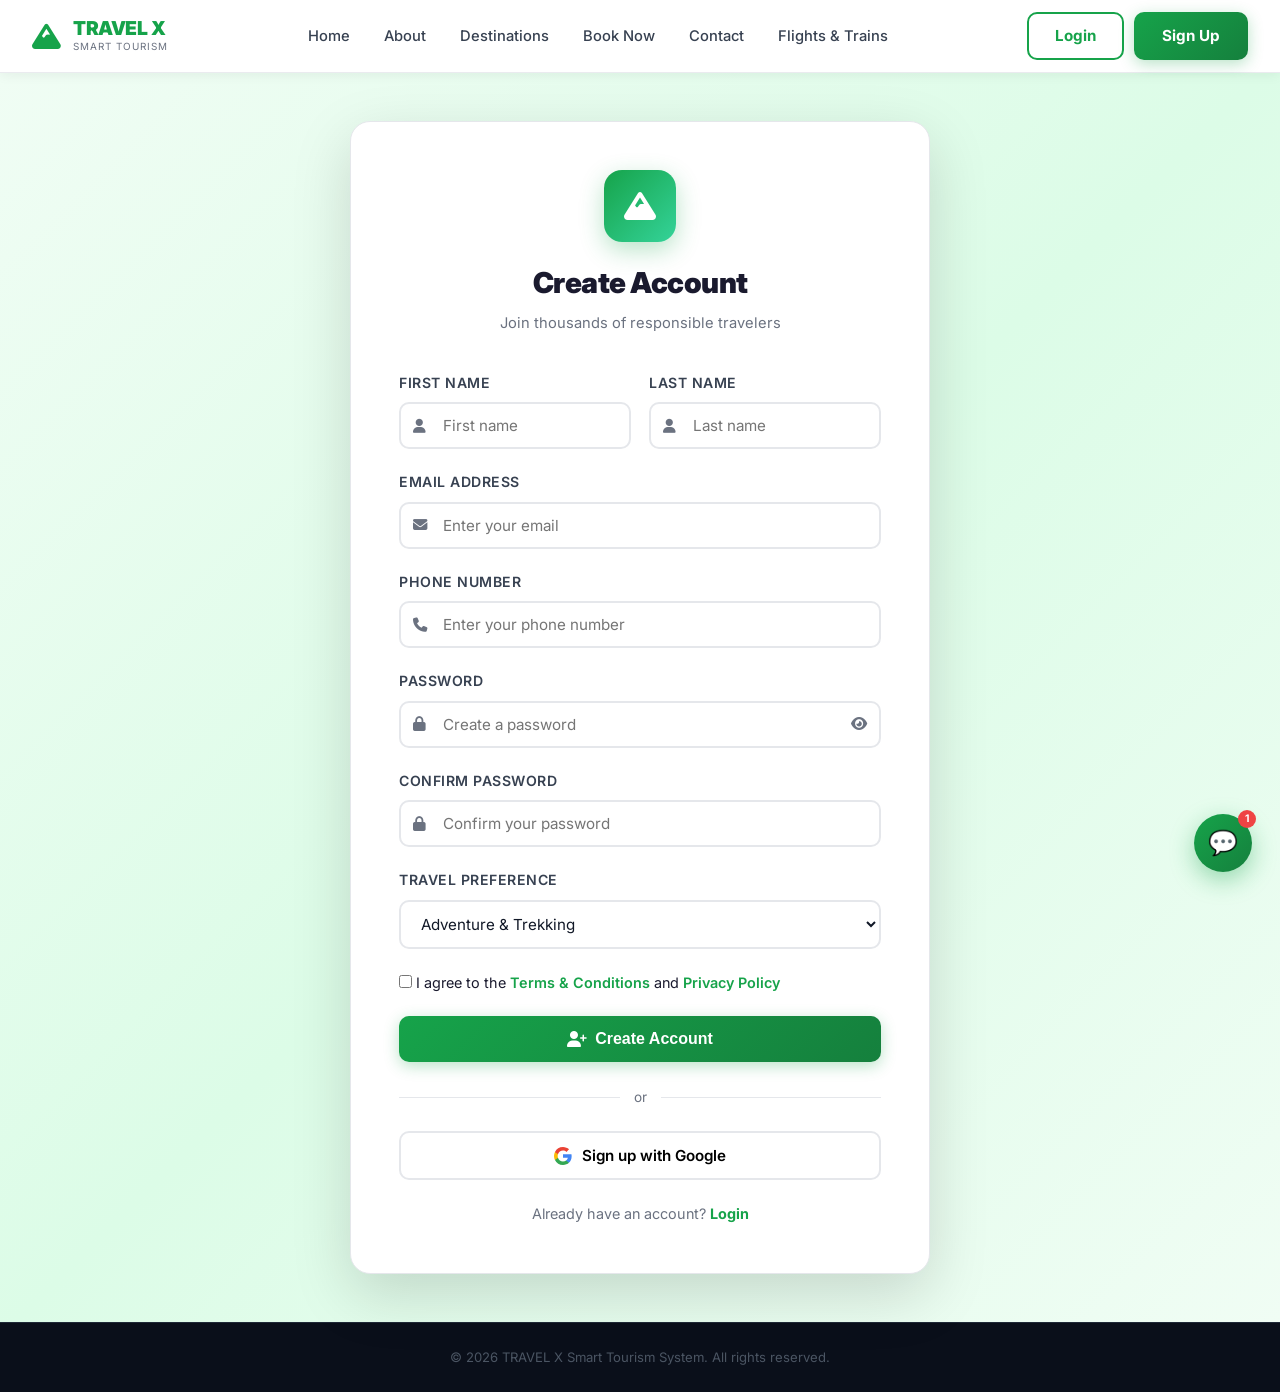
<file: signup.html>
<!DOCTYPE html>
<html lang="en">
<head>
  <meta charset="UTF-8"/>
  <meta name="viewport" content="width=device-width, initial-scale=1.0"/>
  <title>Sign Up - TRAVEL X Smart Tourism</title>
  <link rel="stylesheet" href="css/style.css"/>
  <link rel="stylesheet" href="https://cdnjs.cloudflare.com/ajax/libs/font-awesome/6.5.0/css/all.min.css"/>
</head>
<body>

  <nav class="navbar">
    <div class="nav-container">
      <div class="logo">
        <i class="fas fa-mountain"></i>
        <div>
          <span class="logo-title">TRAVEL X</span>
          <span class="logo-sub">Smart Tourism</span>
        </div>
      </div>
      <ul class="nav-links">
        <li><a href="index.html">Home</a></li>
        <li><a href="about.html">About</a></li>
        <li><a href="destinations.html">Destinations</a></li>
        <li><a href="booking.html">Book Now</a></li>
        <li><a href="contact.html">Contact</a></li><li><a href="transport.html">Flights &amp; Trains</a></li>
      </ul>
      <div class="nav-buttons">
        <a href="login.html" class="btn-outline">Login</a>
        <a href="signup.html" class="btn-primary">Sign Up</a>
      </div>
      <div class="hamburger" onclick="toggleMenu()"><i class="fas fa-bars"></i></div>
    </div>
  </nav>

  <section class="auth-section">
    <div class="auth-box auth-box-wide">
      <div class="auth-header">
        <div class="auth-logo"><i class="fas fa-mountain"></i></div>
        <h2>Create Account</h2>
        <p>Join thousands of responsible travelers</p>
      </div>
      <form id="signupForm" onsubmit="handleSignup(event)">
        <div class="form-row">
          <div class="form-group">
            <label>First Name</label>
            <div class="input-icon">
              <i class="fas fa-user"></i>
              <input type="text" placeholder="First name" required/>
            </div>
          </div>
          <div class="form-group">
            <label>Last Name</label>
            <div class="input-icon">
              <i class="fas fa-user"></i>
              <input type="text" placeholder="Last name" required/>
            </div>
          </div>
        </div>
        <div class="form-group">
          <label>Email Address</label>
          <div class="input-icon">
            <i class="fas fa-envelope"></i>
            <input type="email" placeholder="Enter your email" required/>
          </div>
        </div>
        <div class="form-group">
          <label>Phone Number</label>
          <div class="input-icon">
            <i class="fas fa-phone"></i>
            <input type="tel" placeholder="Enter your phone number" required/>
          </div>
        </div>
        <div class="form-group">
          <label>Password</label>
          <div class="input-icon">
            <i class="fas fa-lock"></i>
            <input type="password" id="signupPass" placeholder="Create a password" required/>
            <i class="fas fa-eye toggle-pass" onclick="togglePass('signupPass')"></i>
          </div>
        </div>
        <div class="form-group">
          <label>Confirm Password</label>
          <div class="input-icon">
            <i class="fas fa-lock"></i>
            <input type="password" id="confirmPass" placeholder="Confirm your password" required/>
          </div>
        </div>
        <div class="form-group">
          <label>Travel Preference</label>
          <select>
            <option>Adventure & Trekking</option>
            <option>Nature & Wildlife</option>
            <option>Cultural & Heritage</option>
            <option>Pilgrimage</option>
            <option>Leisure & Relaxation</option>
          </select>
        </div>
        <div class="form-check">
          <label><input type="checkbox" required/> I agree to the <a href="#">Terms & Conditions</a> and <a href="#">Privacy Policy</a></label>
        </div>
        <button type="submit" class="btn-primary btn-full">
          <i class="fas fa-user-plus"></i> Create Account
        </button>
      </form>
      <div class="auth-divider"><span>or</span></div>
      <button class="btn-social" onclick="openGoogleModal()">
        <svg width="18" height="18" viewBox="0 0 18 18" xmlns="http://www.w3.org/2000/svg"><path d="M17.64 9.2c0-.637-.057-1.251-.164-1.84H9v3.481h4.844c-.209 1.125-.843 2.078-1.796 2.717v2.258h2.908c1.702-1.567 2.684-3.875 2.684-6.615z" fill="#4285F4"/><path d="M9 18c2.43 0 4.467-.806 5.956-2.18l-2.908-2.259c-.806.54-1.837.86-3.048.86-2.344 0-4.328-1.584-5.036-3.711H.957v2.332A8.997 8.997 0 0 0 9 18z" fill="#34A853"/><path d="M3.964 10.71A5.41 5.41 0 0 1 3.682 9c0-.593.102-1.17.282-1.71V4.958H.957A8.996 8.996 0 0 0 0 9c0 1.452.348 2.827.957 4.042l3.007-2.332z" fill="#FBBC05"/><path d="M9 3.58c1.321 0 2.508.454 3.44 1.345l2.582-2.58C13.463.891 11.426 0 9 0A8.997 8.997 0 0 0 .957 4.958L3.964 7.29C4.672 5.163 6.656 3.58 9 3.58z" fill="#EA4335"/></svg>
        Sign up with Google
      </button>
      <p class="auth-switch">Already have an account? <a href="login.html">Login</a></p>
    </div>
  </section>

  <footer class="footer">
    <div class="footer-bottom">
      <p>© 2026 TRAVEL X Smart Tourism System. All rights reserved.</p>
    </div>
  </footer>

  <script src="js/main.js"></script>
  <script src="js/google-auth.js"></script>
  <script src="js/chatbot.js"></script>
</body>
</html>
</file>
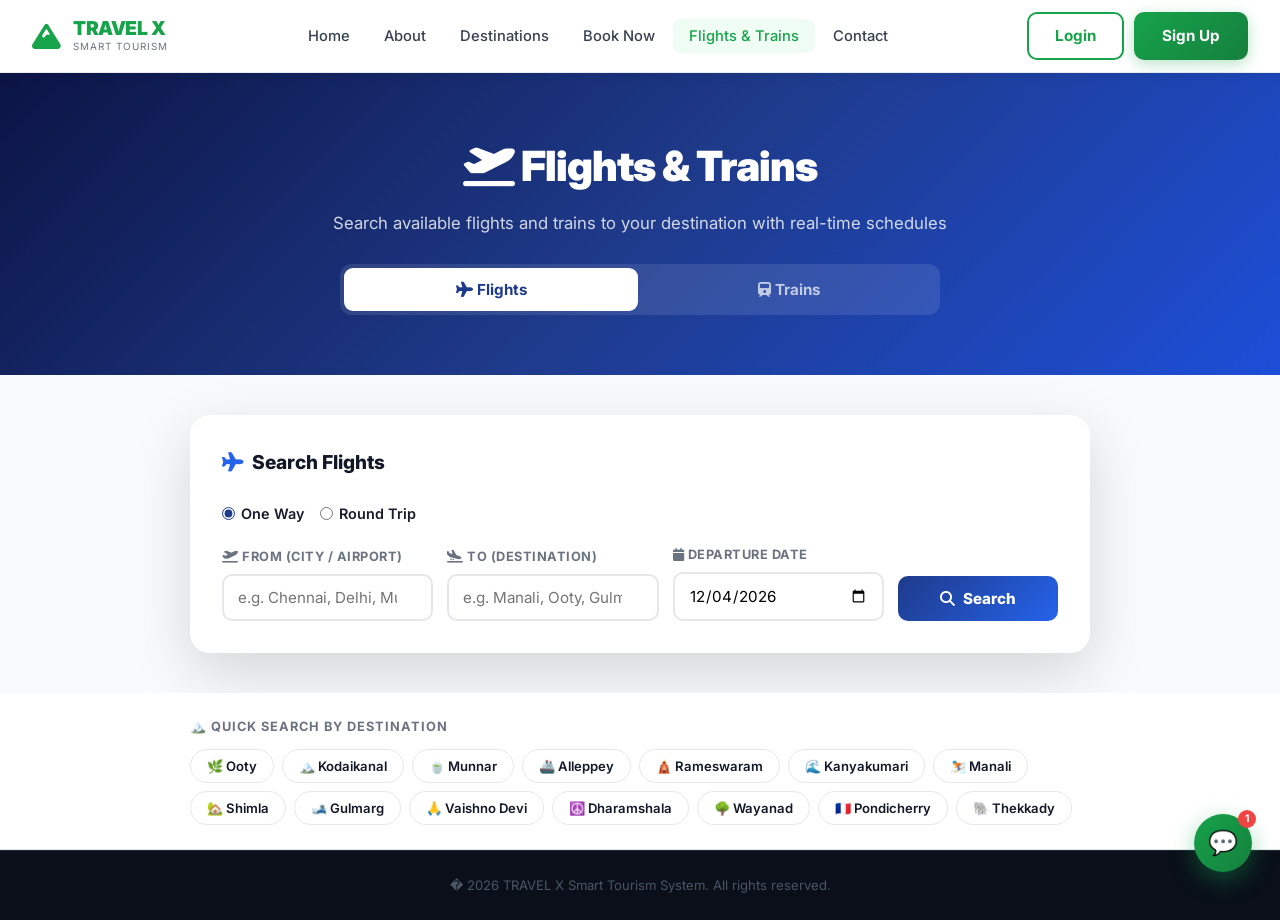
<file: transport.html>
<!DOCTYPE html>
<html lang="en">
<head>
  <meta charset="UTF-8"/>
  <meta name="viewport" content="width=device-width, initial-scale=1.0"/>
  <title>Flights & Trains - TRAVEL X</title>
  <link rel="stylesheet" href="css/style.css"/>
  <link rel="stylesheet" href="https://cdnjs.cloudflare.com/ajax/libs/font-awesome/6.5.0/css/all.min.css"/>
  <style>
    .transport-hero{background:linear-gradient(135deg,#0c1445,#1e3a8a,#1d4ed8);color:#fff;padding:60px 32px;text-align:center}
    .transport-hero h1{font-size:2.6rem;font-weight:900;margin-bottom:10px;letter-spacing:-1px}
    .transport-hero p{opacity:0.8;font-size:1.05rem}
    .tab-bar{display:flex;max-width:600px;margin:28px auto 0;background:rgba(255,255,255,0.1);border-radius:12px;padding:4px;gap:4px}
    .tab-btn{flex:1;padding:12px;border:none;border-radius:9px;font-weight:700;font-size:0.95rem;cursor:pointer;transition:all 0.2s;background:transparent;color:rgba(255,255,255,0.7);font-family:inherit}
    .tab-btn.active{background:#fff;color:#1e3a8a}
    .search-section{background:var(--light);padding:40px 32px}
    .search-box{max-width:900px;margin:0 auto;background:#fff;border-radius:var(--radius-lg);padding:32px;box-shadow:var(--shadow-lg)}
    .search-box h2{font-size:1.2rem;font-weight:800;margin-bottom:24px;color:var(--dark);display:flex;align-items:center;gap:8px}
    .search-box h2 .fas{color:var(--blue)}
    .search-grid{display:grid;grid-template-columns:1fr 1fr 1fr 160px;gap:14px;align-items:end}
    .search-field label{display:block;font-weight:700;font-size:0.8rem;color:var(--gray);text-transform:uppercase;letter-spacing:0.5px;margin-bottom:6px}
    .search-field input,.search-field select{width:100%;padding:12px 14px;border:2px solid var(--border);border-radius:10px;font-size:0.95rem;font-family:inherit;transition:border-color 0.2s;background:#fff}
    .search-field input:focus,.search-field select:focus{outline:none;border-color:#1e3a8a}
    .search-btn{background:linear-gradient(135deg,#1e3a8a,#2563eb);color:#fff;border:none;padding:13px 28px;border-radius:10px;font-weight:800;font-size:0.95rem;cursor:pointer;width:100%;font-family:inherit;transition:all 0.2s;display:flex;align-items:center;justify-content:center;gap:8px}
    .search-btn:hover{transform:translateY(-2px);box-shadow:0 8px 20px rgba(37,99,235,0.3)}
    .trip-type{display:flex;gap:16px;margin-bottom:20px}
    .trip-radio{display:flex;align-items:center;gap:6px;font-weight:600;font-size:0.9rem;cursor:pointer}
    .trip-radio input{accent-color:#1e3a8a}
    .results-section{max-width:900px;margin:0 auto;padding:0 32px 60px}
    .results-header{display:flex;justify-content:space-between;align-items:center;padding:20px 0 16px;border-bottom:1px solid var(--border);margin-bottom:20px}
    .results-header h3{font-weight:800;font-size:1.1rem}
    .results-header span{color:var(--gray);font-size:0.88rem}
    .sort-bar{display:flex;gap:8px;flex-wrap:wrap}
    .sort-btn{padding:6px 14px;border:1.5px solid var(--border);border-radius:20px;font-size:0.8rem;font-weight:600;cursor:pointer;background:#fff;transition:all 0.2s;font-family:inherit}
    .sort-btn.active,.sort-btn:hover{background:#1e3a8a;color:#fff;border-color:#1e3a8a}
    .result-card{background:#fff;border:1px solid var(--border);border-radius:var(--radius-lg);padding:20px 24px;margin-bottom:14px;box-shadow:var(--shadow);transition:all 0.2s;display:grid;grid-template-columns:1fr auto;gap:16px;align-items:center}
    .result-card:hover{transform:translateY(-2px);box-shadow:var(--shadow-lg);border-color:transparent}
    .result-main{display:flex;align-items:center;gap:24px;flex-wrap:wrap}
    .airline-logo{width:48px;height:48px;border-radius:10px;display:flex;align-items:center;justify-content:center;font-size:1.3rem;flex-shrink:0}
    .flight-times{display:flex;align-items:center;gap:16px}
    .time-block{text-align:center}
    .time-big{font-size:1.4rem;font-weight:900;color:var(--dark)}
    .time-city{font-size:0.75rem;color:var(--gray);font-weight:600;margin-top:2px}
    .flight-line{display:flex;flex-direction:column;align-items:center;gap:4px;min-width:100px}
    .flight-duration{font-size:0.75rem;color:var(--gray);font-weight:600}
    .flight-bar{width:100%;height:2px;background:var(--border);position:relative}
    .flight-bar::before{content:'';position:absolute;left:0;top:-3px;width:8px;height:8px;background:#1e3a8a;border-radius:50%}
    .flight-bar::after{content:'';position:absolute;right:0;top:-3px;width:8px;height:8px;background:#1e3a8a;border-radius:50%}
    .flight-stops{font-size:0.72rem;color:var(--green);font-weight:700}
    .flight-stops.stops{color:var(--orange)}
    .flight-info{display:flex;flex-direction:column;gap:4px}
    .flight-name{font-weight:700;font-size:0.9rem;color:var(--dark)}
    .flight-num{font-size:0.75rem;color:var(--gray)}
    .flight-tags{display:flex;gap:6px;flex-wrap:wrap;margin-top:4px}
    .ftag{background:var(--light);border:1px solid var(--border);padding:2px 8px;border-radius:10px;font-size:0.7rem;font-weight:600;color:var(--gray)}
    .ftag.green{background:var(--green-50);border-color:var(--green-light);color:var(--green)}
    .result-price{text-align:right;flex-shrink:0}
    .price-amount{font-size:1.5rem;font-weight:900;color:var(--dark)}
    .price-per{font-size:0.75rem;color:var(--gray);margin-bottom:8px}
    .book-now-btn{background:linear-gradient(135deg,#1e3a8a,#2563eb);color:#fff;border:none;padding:10px 20px;border-radius:8px;font-weight:700;font-size:0.85rem;cursor:pointer;font-family:inherit;transition:all 0.2s;white-space:nowrap}
    .book-now-btn:hover{transform:translateY(-1px);box-shadow:0 4px 12px rgba(37,99,235,0.3)}
    .no-results{text-align:center;padding:60px 20px;color:var(--gray)}
    .no-results .fas{font-size:3rem;margin-bottom:16px;display:block;opacity:0.3}
    .loading-spinner{text-align:center;padding:40px;display:none}
    .spinner{width:40px;height:40px;border:3px solid var(--border);border-top-color:#1e3a8a;border-radius:50%;animation:spin 0.8s linear infinite;margin:0 auto 12px}
    @keyframes spin{to{transform:rotate(360deg)}}
    .train-class-badge{display:inline-block;padding:2px 8px;border-radius:10px;font-size:0.7rem;font-weight:700}
    .cls-1a{background:#fef3c7;color:#92400e}
    .cls-2a{background:#dbeafe;color:#1e40af}
    .cls-3a{background:#dcfce7;color:#166534}
    .cls-sl{background:#f3e8ff;color:#6b21a8}
    .avail-badge{font-size:0.72rem;font-weight:700;padding:2px 8px;border-radius:10px}
    .avail-good{background:#dcfce7;color:#166534}
    .avail-low{background:#fee2e2;color:#991b1b}
    .avail-wait{background:#fef3c7;color:#92400e}
    @media(max-width:768px){.search-grid{grid-template-columns:1fr 1fr}.result-card{grid-template-columns:1fr}.result-price{text-align:left;display:flex;align-items:center;gap:16px}}
  </style>
</head>
<body>
  <nav class="navbar">
    <div class="nav-container">
      <div class="logo">
        <i class="fas fa-mountain"></i>
        <div><span class="logo-title">TRAVEL X</span><span class="logo-sub">Smart Tourism</span></div>
      </div>
      <ul class="nav-links">
        <li><a href="index.html">Home</a></li>
        <li><a href="about.html">About</a></li>
        <li><a href="destinations.html">Destinations</a></li>
        <li><a href="booking.html">Book Now</a></li>
        <li><a href="transport.html" class="active">Flights & Trains</a></li>
        <li><a href="contact.html">Contact</a></li>
      </ul>
      <div class="nav-buttons">
        <a href="login.html" class="btn-outline">Login</a>
        <a href="signup.html" class="btn-primary">Sign Up</a>
      </div>
      <div class="hamburger" onclick="toggleMenu()"><i class="fas fa-bars"></i></div>
    </div>
  </nav>

  <section class="transport-hero">
    <h1><i class="fas fa-plane-departure"></i> Flights & Trains</h1>
    <p>Search available flights and trains to your destination with real-time schedules</p>
    <div class="tab-bar">
      <button class="tab-btn active" id="flightTab" onclick="switchMode('flight')"><i class="fas fa-plane"></i> Flights</button>
      <button class="tab-btn" id="trainTab" onclick="switchMode('train')"><i class="fas fa-train"></i> Trains</button>
    </div>
  </section>

  <!-- FLIGHT SEARCH -->
  <section class="search-section" id="flightSearch">
    <div class="search-box">
      <h2><i class="fas fa-plane"></i> Search Flights</h2>
      <div class="trip-type">
        <label class="trip-radio"><input type="radio" name="tripType" value="one" checked onchange="toggleReturn()"/> One Way</label>
        <label class="trip-radio"><input type="radio" name="tripType" value="round" onchange="toggleReturn()"/> Round Trip</label>
      </div>
      <div class="search-grid">
        <div class="search-field">
          <label><i class="fas fa-plane-departure"></i> From (City / Airport)</label>
          <input type="text" id="flightFrom" placeholder="e.g. Chennai, Delhi, Mumbai" list="cityList"/>
        </div>
        <div class="search-field">
          <label><i class="fas fa-plane-arrival"></i> To (Destination)</label>
          <input type="text" id="flightTo" placeholder="e.g. Manali, Ooty, Gulmarg" list="destList"/>
        </div>
        <div class="search-field">
          <label><i class="fas fa-calendar"></i> Departure Date</label>
          <input type="date" id="flightDate"/>
        </div>
        <div class="search-field">
          <label>&nbsp;</label>
          <button class="search-btn" onclick="searchFlights()"><i class="fas fa-search"></i> Search</button>
        </div>
      </div>
      <div id="returnRow" style="display:none;margin-top:14px">
        <div class="search-field" style="max-width:220px">
          <label><i class="fas fa-calendar-check"></i> Return Date</label>
          <input type="date" id="returnDate"/>
        </div>
      </div>
    </div>
  </section>

  <!-- TRAIN SEARCH -->
  <section class="search-section" id="trainSearch" style="display:none">
    <div class="search-box">
      <h2><i class="fas fa-train"></i> Search Trains</h2>
      <div class="search-grid">
        <div class="search-field">
          <label><i class="fas fa-map-marker-alt"></i> From Station</label>
          <input type="text" id="trainFrom" placeholder="e.g. Chennai Central, Delhi" list="stationList"/>
        </div>
        <div class="search-field">
          <label><i class="fas fa-map-pin"></i> To Station</label>
          <input type="text" id="trainTo" placeholder="e.g. Coimbatore, Manali" list="stationList"/>
        </div>
        <div class="search-field">
          <label><i class="fas fa-calendar"></i> Journey Date</label>
          <input type="date" id="trainDate"/>
        </div>
        <div class="search-field">
          <label>&nbsp;</label>
          <button class="search-btn" onclick="searchTrains()"><i class="fas fa-search"></i> Search</button>
        </div>
      </div>
    </div>
  </section>

  <datalist id="cityList">
    <option value="Chennai">
    <option value="Delhi">
    <option value="Mumbai">
    <option value="Bangalore">
    <option value="Hyderabad">
    <option value="Kolkata">
    <option value="Pune">
    <option value="Ahmedabad">
    <option value="Coimbatore">
    <option value="Madurai">
    <option value="Kochi">
    <option value="Thiruvananthapuram">
    <option value="Jammu">
    <option value="Srinagar">
    <option value="Chandigarh">
  </datalist>
  <datalist id="destList">
    <option value="Ooty">
    <option value="Kodaikanal">
    <option value="Munnar">
    <option value="Alleppey">
    <option value="Rameswaram">
    <option value="Kanyakumari">
    <option value="Manali">
    <option value="Shimla">
    <option value="Gulmarg">
    <option value="Vaishno Devi">
    <option value="Spiti Valley">
    <option value="Dharamshala">
  </datalist>
  <datalist id="stationList">
    <option value="Chennai Central">
    <option value="Chennai Egmore">
    <option value="Delhi">
    <option value="Mumbai CST">
    <option value="Bangalore City">
    <option value="Coimbatore">
    <option value="Madurai">
    <option value="Kochi">
    <option value="Thiruvananthapuram Central">
    <option value="Jammu Tawi">
    <option value="Chandigarh">
    <option value="Pathankot">
    <option value="Kalka">
  </datalist>

  <!-- Quick Destination Selector -->
  <section style="background:#fff;padding:24px 32px;border-bottom:1px solid var(--border)">
    <div style="max-width:900px;margin:0 auto">
      <div style="font-size:0.8rem;font-weight:700;color:var(--gray);text-transform:uppercase;letter-spacing:1px;margin-bottom:12px">🏔️ Quick Search by Destination</div>
      <div style="display:flex;gap:8px;flex-wrap:wrap" id="destQuickBtns">
        <button class="dest-quick-btn" onclick="quickSearch('ooty')">🌿 Ooty</button>
        <button class="dest-quick-btn" onclick="quickSearch('kodaikanal')">🏔️ Kodaikanal</button>
        <button class="dest-quick-btn" onclick="quickSearch('munnar')">🍵 Munnar</button>
        <button class="dest-quick-btn" onclick="quickSearch('alleppey')">🚢 Alleppey</button>
        <button class="dest-quick-btn" onclick="quickSearch('rameswaram')">🛕 Rameswaram</button>
        <button class="dest-quick-btn" onclick="quickSearch('kanyakumari')">🌊 Kanyakumari</button>
        <button class="dest-quick-btn" onclick="quickSearch('manali')">⛷️ Manali</button>
        <button class="dest-quick-btn" onclick="quickSearch('shimla')">🏡 Shimla</button>
        <button class="dest-quick-btn" onclick="quickSearch('gulmarg')">🎿 Gulmarg</button>
        <button class="dest-quick-btn" onclick="quickSearch('vaishno')">🙏 Vaishno Devi</button>
        <button class="dest-quick-btn" onclick="quickSearch('dharamshala')">☮️ Dharamshala</button>
        <button class="dest-quick-btn" onclick="quickSearch('wayanad')">🌳 Wayanad</button>
        <button class="dest-quick-btn" onclick="quickSearch('pondicherry')">🇫🇷 Pondicherry</button>
        <button class="dest-quick-btn" onclick="quickSearch('thekkady')">🐘 Thekkady</button>
      </div>
    </div>
  </section>
  <style>
    .dest-quick-btn{padding:8px 16px;border:1.5px solid var(--border);border-radius:20px;background:#fff;font-size:0.82rem;font-weight:600;cursor:pointer;transition:all 0.2s;font-family:inherit;color:var(--dark)}
    .dest-quick-btn:hover,.dest-quick-btn.active{background:linear-gradient(135deg,#1e3a8a,#2563eb);color:#fff;border-color:#1e3a8a;transform:translateY(-1px)}
  </style>

  <!-- Loading -->
  <div class="loading-spinner" id="loadingSpinner">
    <div class="spinner"></div>
    <p style="color:var(--gray);font-size:0.9rem">Searching available options...</p>
  </div>

  <!-- Results -->
  <div class="results-section" id="resultsSection" style="display:none">
    <div class="results-header">
      <h3 id="resultsTitle">Results</h3>
      <span id="resultsCount"></span>
    </div>
    <div class="sort-bar" style="margin-bottom:20px">
      <button class="sort-btn active" onclick="sortResults('price',this)">Cheapest</button>
      <button class="sort-btn" onclick="sortResults('duration',this)">Fastest</button>
      <button class="sort-btn" onclick="sortResults('depart',this)">Earliest</button>
    </div>
    <div id="resultsList"></div>
  </div>

  <footer class="footer">
    <div class="footer-bottom">
      <p>� 2026 TRAVEL X Smart Tourism System. All rights reserved.</p>
    </div>
  </footer>

  <script src="js/main.js"></script>
  <script src="js/chatbot.js"></script>

  <script>
  // Set default date to today
  const today = new Date().toISOString().split('T')[0];
  document.getElementById('flightDate').value = today;
  document.getElementById('trainDate').value = today;

  let currentMode = 'flight';
  let allResults = [];

  function switchMode(mode) {
    currentMode = mode;
    document.getElementById('flightSearch').style.display = mode === 'flight' ? 'block' : 'none';
    document.getElementById('trainSearch').style.display = mode === 'train' ? 'block' : 'none';
    document.getElementById('flightTab').classList.toggle('active', mode === 'flight');
    document.getElementById('trainTab').classList.toggle('active', mode === 'train');
    document.getElementById('resultsSection').style.display = 'none';
  }

  function toggleReturn() {
    const isRound = document.querySelector('input[name="tripType"]:checked').value === 'round';
    document.getElementById('returnRow').style.display = isRound ? 'block' : 'none';
  }

  // ===== FLIGHT DATA =====
  const flightDB = [
    // ── OOTY (nearest airport: Coimbatore, 88km) ──
    { airline:'IndiGo',   code:'6E-201', logo:'✈️', color:'#1e3a8a', from:'Chennai',   to:'Coimbatore (for Ooty)',    dep:'06:00', arr:'07:10', dur:'1h 10m', stops:'Non-stop', price:2499, tags:['Meal','Nearest to Ooty'], dest:'ooty' },
    { airline:'Air India',code:'AI-543', logo:'🛫', color:'#dc2626', from:'Chennai',   to:'Coimbatore (for Ooty)',    dep:'08:30', arr:'09:45', dur:'1h 15m', stops:'Non-stop', price:3200, tags:['Meal','Extra Legroom'],    dest:'ooty' },
    { airline:'SpiceJet', code:'SG-112', logo:'🌶️', color:'#ea580c', from:'Chennai',   to:'Coimbatore (for Ooty)',    dep:'14:00', arr:'15:10', dur:'1h 10m', stops:'Non-stop', price:1899, tags:['Budget'],                  dest:'ooty' },
    { airline:'IndiGo',   code:'6E-310', logo:'✈️', color:'#1e3a8a', from:'Bangalore', to:'Coimbatore (for Ooty)',    dep:'07:30', arr:'08:30', dur:'1h 00m', stops:'Non-stop', price:1799, tags:['Budget','Nearest to Ooty'],dest:'ooty' },
    { airline:'IndiGo',   code:'6E-405', logo:'✈️', color:'#1e3a8a', from:'Delhi',     to:'Coimbatore (for Ooty)',    dep:'06:00', arr:'09:30', dur:'3h 30m', stops:'1 Stop',   price:5200, tags:['Meal'],                    dest:'ooty' },

    // ── KODAIKANAL (nearest airport: Madurai, 120km) ──
    { airline:'IndiGo',   code:'6E-405', logo:'✈️', color:'#1e3a8a', from:'Chennai',   to:'Madurai (for Kodaikanal)', dep:'07:15', arr:'08:20', dur:'1h 05m', stops:'Non-stop', price:2199, tags:['Meal','Nearest to Kodaikanal'], dest:'kodaikanal' },
    { airline:'Air India',code:'AI-671', logo:'🛫', color:'#dc2626', from:'Chennai',   to:'Madurai (for Kodaikanal)', dep:'13:00', arr:'14:10', dur:'1h 10m', stops:'Non-stop', price:2800, tags:['Meal','Priority'],              dest:'kodaikanal' },
    { airline:'SpiceJet', code:'SG-220', logo:'🌶️', color:'#ea580c', from:'Bangalore', to:'Madurai (for Kodaikanal)', dep:'09:00', arr:'10:10', dur:'1h 10m', stops:'Non-stop', price:1999, tags:['Budget'],                       dest:'kodaikanal' },

    // ── MUNNAR (nearest airport: Kochi, 130km) ──
    { airline:'IndiGo',   code:'6E-789', logo:'✈️', color:'#1e3a8a', from:'Chennai',   to:'Kochi (for Munnar)',       dep:'09:00', arr:'10:20', dur:'1h 20m', stops:'Non-stop', price:2699, tags:['Meal','Nearest to Munnar'],  dest:'munnar' },
    { airline:'Vistara',  code:'UK-234', logo:'💜', color:'#7c3aed', from:'Chennai',   to:'Kochi (for Munnar)',       dep:'15:30', arr:'16:55', dur:'1h 25m', stops:'Non-stop', price:3800, tags:['Meal','Premium Economy'],     dest:'munnar' },
    { airline:'IndiGo',   code:'6E-111', logo:'✈️', color:'#1e3a8a', from:'Bangalore', to:'Kochi (for Munnar)',       dep:'08:00', arr:'09:10', dur:'1h 10m', stops:'Non-stop', price:2299, tags:['Meal'],                       dest:'munnar' },
    { airline:'Air India',code:'AI-789', logo:'🛫', color:'#dc2626', from:'Mumbai',    to:'Kochi (for Munnar)',       dep:'07:30', arr:'09:20', dur:'1h 50m', stops:'Non-stop', price:3499, tags:['Meal'],                       dest:'munnar' },
    { airline:'IndiGo',   code:'6E-555', logo:'✈️', color:'#1e3a8a', from:'Delhi',     to:'Kochi (for Munnar)',       dep:'06:30', arr:'09:45', dur:'3h 15m', stops:'Non-stop', price:5800, tags:['Meal'],                       dest:'munnar' },

    // ── ALLEPPEY (nearest airport: Kochi, 85km) ──
    { airline:'IndiGo',   code:'6E-790', logo:'✈️', color:'#1e3a8a', from:'Chennai',   to:'Kochi (for Alleppey)',     dep:'10:30', arr:'11:50', dur:'1h 20m', stops:'Non-stop', price:2799, tags:['Meal','Nearest to Alleppey'], dest:'alleppey' },
    { airline:'SpiceJet', code:'SG-445', logo:'🌶️', color:'#ea580c', from:'Delhi',     to:'Kochi (for Alleppey)',     dep:'07:00', arr:'10:15', dur:'3h 15m', stops:'Non-stop', price:5200, tags:['Budget'],                      dest:'alleppey' },

    // ── RAMESWARAM (nearest airport: Madurai, 163km) ──
    { airline:'IndiGo',   code:'6E-406', logo:'✈️', color:'#1e3a8a', from:'Chennai',   to:'Madurai (for Rameswaram)', dep:'11:00', arr:'12:05', dur:'1h 05m', stops:'Non-stop', price:2399, tags:['Meal','Nearest to Rameswaram'], dest:'rameswaram' },
    { airline:'Air India',code:'AI-672', logo:'🛫', color:'#dc2626', from:'Bangalore', to:'Madurai (for Rameswaram)', dep:'08:30', arr:'09:40', dur:'1h 10m', stops:'Non-stop', price:2900, tags:['Meal'],                           dest:'rameswaram' },

    // ── KANYAKUMARI (nearest airport: Thiruvananthapuram, 87km) ──
    { airline:'IndiGo',   code:'6E-501', logo:'✈️', color:'#1e3a8a', from:'Chennai',   to:'Trivandrum (for Kanyakumari)', dep:'08:00', arr:'09:20', dur:'1h 20m', stops:'Non-stop', price:2599, tags:['Meal','Nearest to Kanyakumari'], dest:'kanyakumari' },
    { airline:'Air India',code:'AI-502', logo:'🛫', color:'#dc2626', from:'Mumbai',    to:'Trivandrum (for Kanyakumari)', dep:'10:00', arr:'12:10', dur:'2h 10m', stops:'Non-stop', price:4200, tags:['Meal'],                           dest:'kanyakumari' },

    // ── MANALI (nearest airport: Bhuntar/Kullu, 50km) ──
    { airline:'Air India',code:'AI-445', logo:'🛫', color:'#dc2626', from:'Delhi',     to:'Kullu-Manali Airport',     dep:'08:00', arr:'09:10', dur:'1h 10m', stops:'Non-stop', price:4800, tags:['Meal','Scenic Flight'],  dest:'manali' },
    { airline:'SpiceJet', code:'SG-446', logo:'🌶️', color:'#ea580c', from:'Delhi',     to:'Kullu-Manali Airport',     dep:'13:00', arr:'14:15', dur:'1h 15m', stops:'Non-stop', price:3900, tags:['Budget'],                dest:'manali' },
    { airline:'IndiGo',   code:'6E-447', logo:'✈️', color:'#1e3a8a', from:'Mumbai',    to:'Kullu-Manali Airport',     dep:'07:30', arr:'09:30', dur:'2h 00m', stops:'Non-stop', price:5500, tags:['Meal'],                  dest:'manali' },

    // ── SHIMLA (nearest airport: Shimla Airport / Chandigarh 120km) ──
    { airline:'Air India',code:'AI-102', logo:'🛫', color:'#dc2626', from:'Delhi',     to:'Chandigarh (for Shimla)',   dep:'10:00', arr:'11:15', dur:'1h 15m', stops:'Non-stop', price:3500, tags:['Meal','Nearest to Shimla'], dest:'shimla' },
    { airline:'IndiGo',   code:'6E-901', logo:'✈️', color:'#1e3a8a', from:'Delhi',     to:'Chandigarh (for Shimla)',   dep:'06:30', arr:'07:40', dur:'1h 10m', stops:'Non-stop', price:2999, tags:['Meal'],                    dest:'shimla' },
    { airline:'SpiceJet', code:'SG-445', logo:'🌶️', color:'#ea580c', from:'Delhi',     to:'Chandigarh (for Shimla)',   dep:'14:00', arr:'15:10', dur:'1h 10m', stops:'Non-stop', price:1999, tags:['Budget'],                  dest:'shimla' },

    // ── GULMARG / SRINAGAR (nearest airport: Srinagar, 56km) ──
    { airline:'IndiGo',   code:'6E-321', logo:'✈️', color:'#1e3a8a', from:'Delhi',     to:'Srinagar (for Gulmarg)',    dep:'08:00', arr:'09:45', dur:'1h 45m', stops:'Non-stop', price:4500, tags:['Meal','Scenic'],           dest:'gulmarg' },
    { airline:'Vistara',  code:'UK-890', logo:'💜', color:'#7c3aed', from:'Delhi',     to:'Srinagar (for Gulmarg)',    dep:'11:30', arr:'13:20', dur:'1h 50m', stops:'Non-stop', price:5800, tags:['Meal','Business Class'],    dest:'gulmarg' },
    { airline:'Air India',code:'AI-446', logo:'🛫', color:'#dc2626', from:'Mumbai',    to:'Srinagar (for Gulmarg)',    dep:'06:00', arr:'08:30', dur:'2h 30m', stops:'Non-stop', price:6200, tags:['Meal'],                     dest:'gulmarg' },

    // ── VAISHNO DEVI (nearest airport: Jammu, 50km) ──
    { airline:'IndiGo',   code:'6E-567', logo:'✈️', color:'#1e3a8a', from:'Delhi',     to:'Jammu (for Vaishno Devi)', dep:'07:00', arr:'08:30', dur:'1h 30m', stops:'Non-stop', price:3299, tags:['Meal','Nearest to Vaishno Devi'], dest:'vaishno' },
    { airline:'Air India',code:'AI-445', logo:'🛫', color:'#dc2626', from:'Delhi',     to:'Jammu (for Vaishno Devi)', dep:'12:00', arr:'13:35', dur:'1h 35m', stops:'Non-stop', price:4200, tags:['Meal','Priority'],                dest:'vaishno' },
    { airline:'SpiceJet', code:'SG-568', logo:'🌶️', color:'#ea580c', from:'Mumbai',    to:'Jammu (for Vaishno Devi)', dep:'09:00', arr:'11:15', dur:'2h 15m', stops:'Non-stop', price:4800, tags:['Budget'],                         dest:'vaishno' },

    // ── DHARAMSHALA (nearest airport: Gaggal/Kangra, 15km) ──
    { airline:'Air India',code:'AI-233', logo:'🛫', color:'#dc2626', from:'Delhi',     to:'Dharamshala Airport',      dep:'09:00', arr:'10:10', dur:'1h 10m', stops:'Non-stop', price:4100, tags:['Meal','Direct to Dharamshala'], dest:'dharamshala' },
    { airline:'SpiceJet', code:'SG-234', logo:'🌶️', color:'#ea580c', from:'Delhi',     to:'Dharamshala Airport',      dep:'14:30', arr:'15:45', dur:'1h 15m', stops:'Non-stop', price:3200, tags:['Budget'],                       dest:'dharamshala' },

    // ── WAYANAD (nearest airport: Calicut/Kozhikode, 90km) ──
    { airline:'IndiGo',   code:'6E-601', logo:'✈️', color:'#1e3a8a', from:'Chennai',   to:'Calicut (for Wayanad)',    dep:'09:30', arr:'10:50', dur:'1h 20m', stops:'Non-stop', price:2899, tags:['Meal','Nearest to Wayanad'], dest:'wayanad' },
    { airline:'Air India',code:'AI-602', logo:'🛫', color:'#dc2626', from:'Mumbai',    to:'Calicut (for Wayanad)',    dep:'08:00', arr:'09:50', dur:'1h 50m', stops:'Non-stop', price:3800, tags:['Meal'],                       dest:'wayanad' },

    // ── THEKKADY (nearest airport: Madurai, 140km) ──
    { airline:'IndiGo',   code:'6E-407', logo:'✈️', color:'#1e3a8a', from:'Chennai',   to:'Madurai (for Thekkady)',   dep:'16:00', arr:'17:05', dur:'1h 05m', stops:'Non-stop', price:2299, tags:['Meal','Nearest to Thekkady'], dest:'thekkady' },

    // ── PONDICHERRY (nearest airport: Chennai, 160km) ──
    { airline:'IndiGo',   code:'6E-701', logo:'✈️', color:'#1e3a8a', from:'Bangalore', to:'Chennai (for Pondicherry)',dep:'07:00', arr:'08:10', dur:'1h 10m', stops:'Non-stop', price:1899, tags:['Budget','Nearest to Pondicherry'], dest:'pondicherry' },
    { airline:'Air India',code:'AI-702', logo:'🛫', color:'#dc2626', from:'Delhi',     to:'Chennai (for Pondicherry)',dep:'06:00', arr:'08:45', dur:'2h 45m', stops:'Non-stop', price:5200, tags:['Meal'],                              dest:'pondicherry' },
  ];

  // ===== TRAIN DATA =====
  const trainDB = [
    // ── TO OOTY (via Coimbatore + Nilgiri Mountain Railway) ──
    { name:'Nilgiri Express',       num:'12671', from:'Chennai Egmore',        to:'Coimbatore (for Ooty)',    dep:'21:45', arr:'05:30', dur:'7h 45m', days:'Daily',   dest:'ooty',        classes:[{cls:'1A',price:1850,avail:'Available'},{cls:'2A',price:1100,avail:'Available'},{cls:'3A',price:780,avail:'WL 12'},{cls:'SL',price:290,avail:'Available'}] },
    { name:'Kovai Express',         num:'12243', from:'Chennai Egmore',        to:'Coimbatore (for Ooty)',    dep:'06:20', arr:'12:45', dur:'6h 25m', days:'Daily',   dest:'ooty',        classes:[{cls:'2A',price:1050,avail:'Available'},{cls:'3A',price:740,avail:'Available'},{cls:'SL',price:275,avail:'RAC 5'}] },
    { name:'Cheran Express',        num:'12673', from:'Chennai Egmore',        to:'Coimbatore (for Ooty)',    dep:'22:00', arr:'06:15', dur:'8h 15m', days:'Daily',   dest:'ooty',        classes:[{cls:'1A',price:1900,avail:'Available'},{cls:'2A',price:1120,avail:'WL 3'},{cls:'3A',price:800,avail:'Available'},{cls:'SL',price:300,avail:'Available'}] },
    { name:'Nilgiri Mountain Rly',  num:'56136', from:'Mettupalayam',          to:'Ooty (Direct)',            dep:'07:10', arr:'12:00', dur:'4h 50m', days:'Daily',   dest:'ooty',        classes:[{cls:'FC',price:450,avail:'Available'},{cls:'2S',price:180,avail:'Available'}] },
    { name:'Coimbatore Express',    num:'12675', from:'Bangalore City',        to:'Coimbatore (for Ooty)',    dep:'23:00', arr:'05:30', dur:'6h 30m', days:'Daily',   dest:'ooty',        classes:[{cls:'2A',price:980,avail:'Available'},{cls:'3A',price:700,avail:'Available'},{cls:'SL',price:260,avail:'Available'}] },

    // ── TO KODAIKANAL (via Kodai Road station) ──
    { name:'Pandian Express',       num:'12637', from:'Chennai Egmore',        to:'Madurai (for Kodaikanal)', dep:'21:00', arr:'05:30', dur:'8h 30m', days:'Daily',   dest:'kodaikanal',  classes:[{cls:'1A',price:2100,avail:'Available'},{cls:'2A',price:1250,avail:'Available'},{cls:'3A',price:890,avail:'Available'},{cls:'SL',price:330,avail:'WL 8'}] },
    { name:'Vaigai Express',        num:'12635', from:'Chennai Egmore',        to:'Madurai (for Kodaikanal)', dep:'12:15', arr:'20:30', dur:'8h 15m', days:'Daily',   dest:'kodaikanal',  classes:[{cls:'2A',price:1200,avail:'Available'},{cls:'3A',price:850,avail:'Available'},{cls:'SL',price:315,avail:'Available'}] },
    { name:'Kodai Road Express',    num:'16723', from:'Bangalore City',        to:'Kodai Road (for Kodaikanal)',dep:'20:30',arr:'06:45', dur:'10h 15m',days:'Daily',  dest:'kodaikanal',  classes:[{cls:'2A',price:1100,avail:'Available'},{cls:'3A',price:780,avail:'WL 4'},{cls:'SL',price:290,avail:'Available'}] },

    // ── TO MUNNAR / ALLEPPEY / KOCHI (Kerala) ──
    { name:'Island Express',        num:'16331', from:'Chennai Central',       to:'Kochi (for Munnar/Alleppey)',dep:'19:30',arr:'09:45', dur:'14h 15m',days:'Daily',  dest:'munnar',      classes:[{cls:'1A',price:2800,avail:'Available'},{cls:'2A',price:1650,avail:'Available'},{cls:'3A',price:1180,avail:'WL 5'},{cls:'SL',price:440,avail:'Available'}] },
    { name:'Sabari Express',        num:'16343', from:'Chennai Central',       to:'Kochi (for Munnar/Alleppey)',dep:'15:00',arr:'05:30', dur:'14h 30m',days:'Daily',  dest:'alleppey',    classes:[{cls:'2A',price:1600,avail:'Available'},{cls:'3A',price:1140,avail:'Available'},{cls:'SL',price:425,avail:'Available'}] },
    { name:'Kochuveli Express',     num:'16381', from:'Coimbatore',            to:'Kochi (for Munnar/Alleppey)',dep:'08:30',arr:'13:45', dur:'5h 15m', days:'Daily',  dest:'munnar',      classes:[{cls:'2A',price:850,avail:'Available'},{cls:'3A',price:600,avail:'Available'},{cls:'SL',price:225,avail:'Available'}] },
    { name:'Mangala Express',       num:'12617', from:'Delhi',                 to:'Kochi (for Munnar/Alleppey)',dep:'07:10',arr:'11:30', dur:'28h 20m',days:'Daily',  dest:'alleppey',    classes:[{cls:'1A',price:4200,avail:'Available'},{cls:'2A',price:2500,avail:'Available'},{cls:'3A',price:1780,avail:'WL 10'},{cls:'SL',price:660,avail:'Available'}] },

    // ── TO RAMESWARAM ──
    { name:'Rameswaram Express',    num:'16101', from:'Chennai Egmore',        to:'Rameswaram (Direct)',      dep:'20:40', arr:'10:30', dur:'13h 50m',days:'Daily',   dest:'rameswaram',  classes:[{cls:'2A',price:1450,avail:'Available'},{cls:'3A',price:1020,avail:'Available'},{cls:'SL',price:380,avail:'WL 6'}] },
    { name:'Sethu Express',         num:'16733', from:'Bangalore City',        to:'Rameswaram (Direct)',      dep:'19:30', arr:'12:00', dur:'16h 30m',days:'Daily',   dest:'rameswaram',  classes:[{cls:'2A',price:1650,avail:'Available'},{cls:'3A',price:1160,avail:'Available'},{cls:'SL',price:430,avail:'Available'}] },

    // ── TO KANYAKUMARI ──
    { name:'Kanyakumari Express',   num:'16381', from:'Chennai Central',       to:'Kanyakumari (Direct)',     dep:'17:15', arr:'08:30', dur:'15h 15m',days:'Daily',   dest:'kanyakumari', classes:[{cls:'1A',price:2600,avail:'Available'},{cls:'2A',price:1550,avail:'Available'},{cls:'3A',price:1100,avail:'Available'},{cls:'SL',price:410,avail:'Available'}] },
    { name:'Trivandrum Mail',       num:'12623', from:'Chennai Central',       to:'Trivandrum (for Kanyakumari)',dep:'19:00',arr:'07:30',dur:'12h 30m',days:'Daily',  dest:'kanyakumari', classes:[{cls:'1A',price:2400,avail:'Available'},{cls:'2A',price:1420,avail:'Available'},{cls:'3A',price:1010,avail:'WL 3'},{cls:'SL',price:375,avail:'Available'}] },

    // ── TO MANALI (via Chandigarh/Pathankot) ──
    { name:'Rajdhani Express',      num:'12431', from:'Delhi',                 to:'Chandigarh (for Manali)',  dep:'17:00', arr:'20:30', dur:'3h 30m', days:'Daily',   dest:'manali',      classes:[{cls:'1A',price:2200,avail:'Available'},{cls:'2A',price:1300,avail:'Available'},{cls:'3A',price:950,avail:'WL 2'}] },
    { name:'Shatabdi Express',      num:'12011', from:'Delhi',                 to:'Chandigarh (for Manali)',  dep:'07:20', arr:'10:35', dur:'3h 15m', days:'Daily',   dest:'manali',      classes:[{cls:'CC',price:890,avail:'Available'},{cls:'EC',price:1650,avail:'Available'}] },
    { name:'Himachal Express',      num:'14553', from:'Delhi',                 to:'Pathankot (for Manali)',   dep:'21:30', arr:'07:45', dur:'10h 15m',days:'Daily',   dest:'manali',      classes:[{cls:'2A',price:1350,avail:'Available'},{cls:'3A',price:960,avail:'Available'},{cls:'SL',price:355,avail:'Available'}] },

    // ── TO SHIMLA (via Kalka + Toy Train) ──
    { name:'Kalka Mail',            num:'12311', from:'Delhi',                 to:'Kalka (for Shimla)',       dep:'22:00', arr:'05:30', dur:'7h 30m', days:'Daily',   dest:'shimla',      classes:[{cls:'1A',price:2100,avail:'Available'},{cls:'2A',price:1250,avail:'Available'},{cls:'3A',price:890,avail:'Available'},{cls:'SL',price:330,avail:'Available'}] },
    { name:'Himalayan Queen',       num:'52455', from:'Kalka',                 to:'Shimla (Direct Toy Train)',dep:'06:00', arr:'10:30', dur:'4h 30m', days:'Daily',   dest:'shimla',      classes:[{cls:'FC',price:450,avail:'Available'},{cls:'2S',price:180,avail:'Available'}] },
    { name:'Shivalik Express',      num:'52457', from:'Kalka',                 to:'Shimla (Direct Toy Train)',dep:'10:30', arr:'15:00', dur:'4h 30m', days:'Daily',   dest:'shimla',      classes:[{cls:'FC',price:480,avail:'Available'},{cls:'2S',price:195,avail:'Available'}] },

    // ── TO VAISHNO DEVI (via Jammu Tawi) ──
    { name:'Jammu Tawi Express',    num:'12445', from:'Delhi',                 to:'Jammu Tawi (for Vaishno Devi)',dep:'20:30',arr:'06:45',dur:'10h 15m',days:'Daily', dest:'vaishno',     classes:[{cls:'1A',price:2600,avail:'Available'},{cls:'2A',price:1550,avail:'Available'},{cls:'3A',price:1100,avail:'Available'},{cls:'SL',price:410,avail:'WL 15'}] },
    { name:'Uttar Sampark Kranti',  num:'12471', from:'Delhi',                 to:'Jammu Tawi (for Vaishno Devi)',dep:'16:45',arr:'03:30',dur:'10h 45m',days:'Daily', dest:'vaishno',     classes:[{cls:'2A',price:1480,avail:'Available'},{cls:'3A',price:1050,avail:'Available'},{cls:'SL',price:390,avail:'Available'}] },
    { name:'Swaraj Express',        num:'12473', from:'Mumbai CST',            to:'Jammu Tawi (for Vaishno Devi)',dep:'11:05',arr:'16:30',dur:'29h 25m',days:'Daily', dest:'vaishno',     classes:[{cls:'1A',price:3800,avail:'Available'},{cls:'2A',price:2250,avail:'Available'},{cls:'3A',price:1600,avail:'WL 8'},{cls:'SL',price:595,avail:'Available'}] },

    // ── TO DHARAMSHALA (via Pathankot) ──
    { name:'Swaraj Express',        num:'12471', from:'Delhi',                 to:'Pathankot (for Dharamshala)',dep:'19:00',arr:'05:30', dur:'10h 30m',days:'Daily',  dest:'dharamshala', classes:[{cls:'2A',price:1400,avail:'Available'},{cls:'3A',price:990,avail:'WL 6'},{cls:'SL',price:370,avail:'Available'}] },

    // ── TO WAYANAD (via Kozhikode) ──
    { name:'Malabar Express',       num:'16629', from:'Chennai Central',       to:'Kozhikode (for Wayanad)',  dep:'18:00', arr:'07:30', dur:'13h 30m',days:'Daily',   dest:'wayanad',     classes:[{cls:'2A',price:1580,avail:'Available'},{cls:'3A',price:1120,avail:'Available'},{cls:'SL',price:415,avail:'Available'}] },

    // ── TO PONDICHERRY ──
    { name:'Pondicherry Express',   num:'16115', from:'Chennai Egmore',        to:'Pondicherry (Direct)',     dep:'06:10', arr:'09:00', dur:'2h 50m', days:'Daily',   dest:'pondicherry', classes:[{cls:'2A',price:480,avail:'Available'},{cls:'3A',price:340,avail:'Available'},{cls:'SL',price:125,avail:'Available'}] },
    { name:'Puducherry Express',    num:'16117', from:'Chennai Egmore',        to:'Pondicherry (Direct)',     dep:'14:30', arr:'17:20', dur:'2h 50m', days:'Daily',   dest:'pondicherry', classes:[{cls:'2A',price:480,avail:'Available'},{cls:'3A',price:340,avail:'Available'},{cls:'SL',price:125,avail:'WL 3'}] },
  ];

  function quickSearch(dest) {
    document.querySelectorAll('.dest-quick-btn').forEach(b => b.classList.remove('active'));
    event.target.classList.add('active');
    showLoading();
    setTimeout(() => {
      const flightResults = flightDB.filter(f => f.dest === dest);
      const trainResults  = trainDB.filter(t => t.dest === dest);
      if (currentMode === 'flight') {
        allResults = flightResults.length ? flightResults : flightDB.slice(0,6);
      } else {
        allResults = trainResults.length ? trainResults : trainDB.slice(0,6);
      }
      const destNames = { ooty:'Ooty',kodaikanal:'Kodaikanal',munnar:'Munnar',alleppey:'Alleppey',rameswaram:'Rameswaram',kanyakumari:'Kanyakumari',manali:'Manali',shimla:'Shimla',gulmarg:'Gulmarg',vaishno:'Vaishno Devi',dharamshala:'Dharamshala',wayanad:'Wayanad',pondicherry:'Pondicherry',thekkady:'Thekkady' };
      const name = destNames[dest] || dest;
      document.getElementById('resultsSection').style.display = 'block';
      document.getElementById('loadingSpinner').style.display = 'none';
      document.getElementById('resultsTitle').textContent = (currentMode==='flight'?'✈️ Flights':'🚂 Trains') + ' to ' + name;
      document.getElementById('resultsCount').textContent = allResults.length + ' options found';
      renderResults(allResults);
    }, 900);
  }

  function searchFlights() {
    const from = document.getElementById('flightFrom').value.trim();
    const to = document.getElementById('flightTo').value.trim();
    const date = document.getElementById('flightDate').value;
    if (!from || !to) { alert('Please enter both departure and destination cities.'); return; }

    showLoading();
    setTimeout(() => {
      // Match flights — flexible matching
      let results = flightDB.filter(f =>
        f.from.toLowerCase().includes(from.toLowerCase()) ||
        from.toLowerCase().includes(f.from.toLowerCase())
      );
      if (results.length === 0) results = flightDB.slice(0, 8); // show sample if no match

      allResults = results.map(f => ({...f, type:'flight', dateStr: date}));
      showResults('flight', from, to, date);
    }, 1200);
  }

  function searchTrains() {
    const from = document.getElementById('trainFrom').value.trim();
    const to = document.getElementById('trainTo').value.trim();
    const date = document.getElementById('trainDate').value;
    if (!from || !to) { alert('Please enter both departure and destination stations.'); return; }

    showLoading();
    setTimeout(() => {
      let results = trainDB.filter(t =>
        t.from.toLowerCase().includes(from.toLowerCase()) ||
        from.toLowerCase().includes(t.from.toLowerCase())
      );
      if (results.length === 0) results = trainDB.slice(0, 8);

      allResults = results.map(t => ({...t, type:'train', dateStr: date}));
      showResults('train', from, to, date);
    }, 1200);
  }

  function showLoading() {
    document.getElementById('loadingSpinner').style.display = 'block';
    document.getElementById('resultsSection').style.display = 'none';
  }

  function showResults(type, from, to, date) {
    document.getElementById('loadingSpinner').style.display = 'none';
    document.getElementById('resultsSection').style.display = 'block';
    const d = new Date(date);
    const dateFormatted = d.toLocaleDateString('en-IN', {weekday:'short', day:'numeric', month:'short', year:'numeric'});
    document.getElementById('resultsTitle').textContent = (type === 'flight' ? '✈️ Flights' : '🚂 Trains') + ' from ' + from + ' · ' + dateFormatted;
    document.getElementById('resultsCount').textContent = allResults.length + ' results found';
    renderResults(allResults);
  }

  function renderResults(results) {
    const list = document.getElementById('resultsList');
    if (results.length === 0) {
      list.innerHTML = '<div class="no-results"><i class="fas fa-search"></i><p>No results found. Try different cities or dates.</p></div>';
      return;
    }
    list.innerHTML = results.map((r, i) => {
      if (r.type === 'flight') return renderFlight(r, i);
      return renderTrain(r, i);
    }).join('');
  }

  function renderFlight(f, i) {
    const minPrice = '₹' + f.price.toLocaleString('en-IN');
    return '<div class="result-card">' +
      '<div class="result-main">' +
        '<div class="airline-logo" style="background:' + f.color + '20;color:' + f.color + '">' + f.logo + '</div>' +
        '<div class="flight-info">' +
          '<div class="flight-name">' + f.airline + '</div>' +
          '<div class="flight-num">' + f.code + '</div>' +
          '<div class="flight-tags">' + f.tags.map(t => '<span class="ftag' + (t==='Budget'?' green':'') + '">' + t + '</span>').join('') + '</div>' +
        '</div>' +
        '<div class="flight-times">' +
          '<div class="time-block"><div class="time-big">' + f.dep + '</div><div class="time-city">' + f.from + '</div></div>' +
          '<div class="flight-line"><div class="flight-duration">' + f.dur + '</div><div class="flight-bar"></div><div class="flight-stops' + (f.stops !== 'Non-stop' ? ' stops' : '') + '">' + f.stops + '</div></div>' +
          '<div class="time-block"><div class="time-big">' + f.arr + '</div><div class="time-city">' + f.to + '</div></div>' +
        '</div>' +
      '</div>' +
      '<div class="result-price">' +
        '<div class="price-amount">' + minPrice + '</div>' +
        '<div class="price-per">per person</div>' +
        '<button class="book-now-btn" onclick="bookTransport(\'' + f.airline + '\',\'' + f.code + '\',\'' + minPrice + '\')">Book Now</button>' +
      '</div>' +
    '</div>';
  }

  function renderTrain(t, i) {
    const minPrice = '₹' + Math.min(...t.classes.map(c => c.price)).toLocaleString('en-IN');
    const classHtml = t.classes.map(c => {
      const cls = c.cls.toLowerCase().replace(' ','');
      const avail = c.avail.startsWith('WL') ? 'avail-wait' : c.avail.startsWith('RAC') ? 'avail-low' : 'avail-good';
      return '<div style="display:flex;align-items:center;gap:8px;padding:6px 0;border-bottom:1px solid var(--border)">' +
        '<span class="train-class-badge cls-' + (cls==='1a'?'1a':cls==='2a'?'2a':cls==='3a'?'3a':'sl') + '">' + c.cls + '</span>' +
        '<span style="font-weight:700;font-size:0.88rem">₹' + c.price.toLocaleString('en-IN') + '</span>' +
        '<span class="avail-badge ' + avail + '">' + c.avail + '</span>' +
        '<button onclick="bookTransport(\'' + t.name + '\',\'' + t.num + '\',\'₹' + c.price + '\')" style="margin-left:auto;background:#1e3a8a;color:#fff;border:none;padding:4px 12px;border-radius:6px;font-size:0.75rem;font-weight:700;cursor:pointer">Book</button>' +
      '</div>';
    }).join('');

    return '<div class="result-card" style="display:block">' +
      '<div style="display:flex;align-items:center;justify-content:space-between;flex-wrap:wrap;gap:16px;margin-bottom:14px">' +
        '<div style="display:flex;align-items:center;gap:16px">' +
          '<div class="airline-logo" style="background:#dcfce7;color:#16a34a;font-size:1.5rem">🚂</div>' +
          '<div>' +
            '<div class="flight-name">' + t.name + '</div>' +
            '<div class="flight-num">#' + t.num + ' · ' + t.days + '</div>' +
          '</div>' +
        '</div>' +
        '<div class="flight-times">' +
          '<div class="time-block"><div class="time-big">' + t.dep + '</div><div class="time-city">' + t.from + '</div></div>' +
          '<div class="flight-line"><div class="flight-duration">' + t.dur + '</div><div class="flight-bar"></div><div class="flight-stops">Direct</div></div>' +
          '<div class="time-block"><div class="time-big">' + t.arr + '</div><div class="time-city">' + t.to + '</div></div>' +
        '</div>' +
        '<div style="text-align:right"><div style="font-size:0.75rem;color:var(--gray)">Starting from</div><div class="price-amount">' + minPrice + '</div></div>' +
      '</div>' +
      '<div style="border-top:1px solid var(--border);padding-top:12px">' +
        '<div style="font-size:0.78rem;font-weight:700;color:var(--gray);margin-bottom:6px;text-transform:uppercase;letter-spacing:0.5px">Available Classes</div>' +
        classHtml +
      '</div>' +
    '</div>';
  }

  function bookTransport(name, num, price) {
    alert('Booking ' + name + ' (' + num + ') for ' + price + '.\n\nRedirecting to payment...');
    window.location.href = 'payment.html';
  }

  function sortResults(by, btn) {
    document.querySelectorAll('.sort-btn').forEach(b => b.classList.remove('active'));
    btn.classList.add('active');
    const sorted = [...allResults];
    if (by === 'price') sorted.sort((a,b) => {
      const pa = a.type==='flight' ? a.price : Math.min(...a.classes.map(c=>c.price));
      const pb = b.type==='flight' ? b.price : Math.min(...b.classes.map(c=>c.price));
      return pa - pb;
    });
    else if (by === 'duration') sorted.sort((a,b) => a.dur.localeCompare(b.dur));
    else if (by === 'depart') sorted.sort((a,b) => a.dep.localeCompare(b.dep));
    renderResults(sorted);
  }
  </script>
</body>
</html>
</file>
<file: css/style.css>
@import url('https://fonts.googleapis.com/css2?family=Inter:wght@300;400;500;600;700;800;900&display=swap');

*,*::before,*::after{box-sizing:border-box;margin:0;padding:0}
html{scroll-behavior:smooth}
body{font-family:'Inter',sans-serif;color:#1a1a2e;background:#fff;line-height:1.6}
a{text-decoration:none;color:inherit}
ul{list-style:none}

:root{
  --green:#16a34a;--green-dark:#15803d;--green-light:#dcfce7;--green-50:#f0fdf4;
  --blue:#2563eb;--purple:#7c3aed;--orange:#ea580c;--red:#dc2626;--teal:#0d9488;
  --gray:#6b7280;--dark:#111827;--light:#f9fafb;--border:#e5e7eb;
  --shadow:0 4px 24px rgba(0,0,0,0.08);--shadow-lg:0 20px 60px rgba(0,0,0,0.15);
  --radius:14px;--radius-lg:20px;
}

/* BUTTONS */
.btn-primary{background:linear-gradient(135deg,#16a34a,#15803d);color:#fff;padding:12px 28px;border-radius:10px;font-weight:700;border:none;cursor:pointer;transition:all 0.3s;display:inline-flex;align-items:center;gap:8px;font-size:0.95rem;box-shadow:0 4px 15px rgba(22,163,74,0.3)}
.btn-primary:hover{transform:translateY(-2px);box-shadow:0 8px 25px rgba(22,163,74,0.4)}
.btn-outline{border:2px solid var(--green);color:var(--green);padding:10px 26px;border-radius:10px;font-weight:700;background:transparent;cursor:pointer;transition:all 0.3s;display:inline-flex;align-items:center;gap:8px;font-size:0.95rem}
.btn-outline:hover{background:var(--green);color:#fff;transform:translateY(-2px)}
.btn-white{background:#fff;color:var(--green);padding:14px 36px;border-radius:10px;font-weight:700;border:none;cursor:pointer;transition:all 0.3s;display:inline-block;box-shadow:0 4px 15px rgba(0,0,0,0.1)}
.btn-white:hover{transform:translateY(-2px);box-shadow:0 8px 25px rgba(0,0,0,0.15)}
.btn-full{width:100%;justify-content:center;padding:14px;font-size:1rem}
.btn-sm{padding:8px 18px;font-size:0.85rem}
.btn-social{width:100%;padding:13px;border:2px solid var(--border);border-radius:10px;background:#fff;font-weight:600;cursor:pointer;display:flex;align-items:center;justify-content:center;gap:10px;transition:all 0.2s;font-size:0.95rem;font-family:inherit}
.btn-social:hover{border-color:var(--green);background:var(--green-50)}
.btn-social .fab{color:#ea4335;font-size:1.1rem}

/* NAVBAR */
.navbar{position:sticky;top:0;z-index:1000;background:rgba(255,255,255,0.95);backdrop-filter:blur(20px);border-bottom:1px solid rgba(229,231,235,0.8);box-shadow:0 2px 20px rgba(0,0,0,0.06)}
.nav-container{max-width:1280px;margin:0 auto;padding:0 32px;height:72px;display:flex;align-items:center;gap:40px}
.logo{display:flex;align-items:center;gap:12px;flex-shrink:0}
.logo .fas{font-size:1.8rem;color:var(--green)}
.logo-title{display:block;font-size:1.2rem;font-weight:900;color:var(--green);line-height:1.1;letter-spacing:-0.5px}
.logo-sub{display:block;font-size:0.62rem;color:var(--gray);letter-spacing:1px;text-transform:uppercase}
.nav-links{display:flex;gap:2px;flex:1;justify-content:center}
.nav-links a{padding:8px 16px;border-radius:8px;font-weight:500;color:#374151;transition:all 0.2s;font-size:0.92rem}
.nav-links a:hover,.nav-links a.active{color:var(--green);background:var(--green-50)}
.nav-buttons{display:flex;gap:10px;align-items:center;flex-shrink:0}
.hamburger{display:none;font-size:1.4rem;cursor:pointer;color:var(--gray);padding:8px}

/* SECTION HEADER */
.section-header{text-align:center;margin-bottom:56px}
.section-header h2{font-size:2.2rem;font-weight:900;color:var(--dark);margin-bottom:12px;letter-spacing:-0.5px}
.section-header p{color:var(--gray);font-size:1.05rem;max-width:500px;margin:0 auto}

/* PAGE HEADER */
.page-header{background:linear-gradient(135deg,#064e3b 0%,#065f46 40%,#047857 70%,#059669 100%);color:#fff;text-align:center;padding:90px 24px;position:relative;overflow:hidden}
.page-header::before{content:'';position:absolute;inset:0;background:url("data:image/svg+xml,%3Csvg width='60' height='60' viewBox='0 0 60 60' xmlns='http://www.w3.org/2000/svg'%3E%3Cg fill='none' fill-rule='evenodd'%3E%3Cg fill='%23ffffff' fill-opacity='0.03'%3E%3Cpath d='M36 34v-4h-2v4h-4v2h4v4h2v-4h4v-2h-4zm0-30V0h-2v4h-4v2h4v4h2V6h4V4h-4zM6 34v-4H4v4H0v2h4v4h2v-4h4v-2H6zM6 4V0H4v4H0v2h4v4h2V6h4V4H6z'/%3E%3C/g%3E%3C/g%3E%3C/svg%3E")}
.page-header h1{font-size:3rem;font-weight:900;margin-bottom:14px;letter-spacing:-1px;position:relative}
.page-header p{font-size:1.15rem;opacity:0.85;position:relative}

/* HERO */
.hero{background:linear-gradient(135deg,#022c22 0%,#064e3b 40%,#065f46 70%,#047857 100%);color:#fff;min-height:92vh;display:flex;align-items:center;padding:80px 32px;position:relative;overflow:hidden}
.hero::before{content:'';position:absolute;top:-50%;right:-20%;width:600px;height:600px;background:radial-gradient(circle,rgba(110,231,183,0.15) 0%,transparent 70%);pointer-events:none}
.hero::after{content:'';position:absolute;bottom:-30%;left:-10%;width:400px;height:400px;background:radial-gradient(circle,rgba(16,185,129,0.1) 0%,transparent 70%);pointer-events:none}
.hero-inner{max-width:1280px;margin:0 auto;width:100%;display:flex;align-items:center;gap:80px;position:relative;z-index:1}
.hero-content{flex:1}
.hero-content h1{font-size:3.8rem;font-weight:900;line-height:1.1;margin-bottom:24px;letter-spacing:-2px}
.hero-content h1 span{background:linear-gradient(135deg,#6ee7b7,#34d399);-webkit-background-clip:text;-webkit-text-fill-color:transparent;background-clip:text}
.hero-content p{font-size:1.15rem;opacity:0.85;margin-bottom:40px;line-height:1.8;max-width:520px}
.hero-buttons{display:flex;gap:16px;margin-bottom:56px;flex-wrap:wrap}
.hero-stats{display:grid;grid-template-columns:repeat(4,1fr);gap:24px}
.stat{background:rgba(255,255,255,0.08);border:1px solid rgba(255,255,255,0.12);border-radius:12px;padding:16px;backdrop-filter:blur(10px)}
.stat span{display:block;font-size:1.9rem;font-weight:900;color:#6ee7b7;line-height:1}
.stat p{font-size:0.78rem;opacity:0.75;margin-top:4px;text-transform:uppercase;letter-spacing:0.5px}
.hero-image{flex:1;display:flex;justify-content:center;align-items:center}
.hero-img-placeholder{background:rgba(255,255,255,0.06);border:1px solid rgba(255,255,255,0.15);border-radius:24px;padding:60px 48px;text-align:center;backdrop-filter:blur(20px);width:100%;max-width:400px;box-shadow:0 32px 80px rgba(0,0,0,0.3)}
.hero-img-placeholder .fas{font-size:6rem;color:#6ee7b7;margin-bottom:20px;display:block}
.hero-img-placeholder p{font-size:1rem;opacity:0.75;font-weight:500}
.hero-img-placeholder .badge-row{display:flex;gap:10px;justify-content:center;margin-top:20px;flex-wrap:wrap}
.hero-img-placeholder .badge{background:rgba(110,231,183,0.15);border:1px solid rgba(110,231,183,0.3);color:#6ee7b7;padding:5px 14px;border-radius:20px;font-size:0.78rem;font-weight:600}

/* FEATURES */
.features{padding:100px 32px;background:#fff}
.features-grid{max-width:1280px;margin:0 auto;display:grid;grid-template-columns:repeat(3,1fr);gap:28px}
.feature-card{background:#fff;border:1px solid var(--border);border-radius:var(--radius-lg);padding:36px 32px;transition:all 0.3s;position:relative;overflow:hidden}
.feature-card::before{content:'';position:absolute;top:0;left:0;right:0;height:3px;background:linear-gradient(90deg,var(--green),#34d399);transform:scaleX(0);transition:transform 0.3s;transform-origin:left}
.feature-card:hover{transform:translateY(-6px);box-shadow:var(--shadow-lg);border-color:transparent}
.feature-card:hover::before{transform:scaleX(1)}
.feature-icon{width:56px;height:56px;border-radius:14px;display:flex;align-items:center;justify-content:center;font-size:1.4rem;margin-bottom:20px}
.feature-icon.green{background:#dcfce7;color:var(--green)}
.feature-icon.blue{background:#dbeafe;color:var(--blue)}
.feature-icon.purple{background:#ede9fe;color:var(--purple)}
.feature-icon.orange{background:#ffedd5;color:var(--orange)}
.feature-icon.red{background:#fee2e2;color:var(--red)}
.feature-icon.teal{background:#ccfbf1;color:var(--teal)}
.feature-card h3{font-size:1.1rem;font-weight:800;margin-bottom:10px;color:var(--dark)}
.feature-card p{color:var(--gray);font-size:0.92rem;line-height:1.7}

/* HOW IT WORKS */
.how-it-works{padding:100px 32px;background:var(--light)}
.steps{max-width:1100px;margin:0 auto;display:flex;align-items:center;gap:12px;flex-wrap:wrap;justify-content:center}
.step{text-align:center;flex:1;min-width:160px;padding:32px 20px;background:#fff;border-radius:var(--radius-lg);box-shadow:var(--shadow)}
.step-num{width:60px;height:60px;background:linear-gradient(135deg,var(--green),#34d399);color:#fff;border-radius:50%;display:flex;align-items:center;justify-content:center;font-size:1.5rem;font-weight:900;margin:0 auto 18px;box-shadow:0 8px 20px rgba(22,163,74,0.3)}
.step h3{font-weight:800;margin-bottom:8px;font-size:1rem}
.step p{color:var(--gray);font-size:0.88rem;line-height:1.6}
.step-arrow{color:var(--green);font-size:1.5rem;opacity:0.5}

/* CTA */
.cta{background:linear-gradient(135deg,#022c22,#064e3b,#047857);color:#fff;text-align:center;padding:100px 32px;position:relative;overflow:hidden}
.cta::before{content:'';position:absolute;top:50%;left:50%;transform:translate(-50%,-50%);width:600px;height:600px;background:radial-gradient(circle,rgba(110,231,183,0.1) 0%,transparent 70%);pointer-events:none}
.cta h2{font-size:2.8rem;font-weight:900;margin-bottom:14px;letter-spacing:-1px;position:relative}
.cta p{font-size:1.1rem;opacity:0.8;margin-bottom:36px;position:relative}

/* FOOTER */
.footer{background:#0a0f1a;color:#d1d5db}
.footer-container{max-width:1280px;margin:0 auto;padding:72px 32px 48px;display:grid;grid-template-columns:2fr 1fr 1fr 1fr;gap:48px}
.footer-brand .logo .fas{color:#6ee7b7}
.footer-brand .logo-title{color:#6ee7b7}
.footer-brand .logo-sub{color:#6b7280}
.footer-brand p{margin-top:16px;font-size:0.88rem;line-height:1.7;color:#9ca3af}
.footer-links h4{color:#fff;font-weight:700;margin-bottom:18px;font-size:0.9rem;text-transform:uppercase;letter-spacing:1px}
.footer-links ul li{margin-bottom:12px;font-size:0.88rem;color:#9ca3af}
.footer-links ul li a{color:#9ca3af;transition:color 0.2s}
.footer-links ul li a:hover{color:#6ee7b7}
.footer-bottom{border-top:1px solid #1f2937;padding:24px 32px;text-align:center;font-size:0.82rem;color:#4b5563}

/* ABOUT */
.about-section{padding:100px 32px}
.about-grid{max-width:1200px;margin:0 auto;display:grid;grid-template-columns:1fr 1fr;gap:80px;align-items:center}
.about-text h2{font-size:2rem;font-weight:900;margin-bottom:20px;color:var(--dark);letter-spacing:-0.5px}
.about-text p{color:var(--gray);line-height:1.9;margin-bottom:16px;font-size:0.95rem}
.about-text strong{color:var(--green)}
.about-image-box{background:linear-gradient(135deg,#022c22,#064e3b,#047857);color:#fff;border-radius:24px;padding:64px 48px;text-align:center;box-shadow:0 32px 80px rgba(6,78,59,0.4)}
.about-image-box .fas{font-size:5rem;color:#6ee7b7;margin-bottom:20px;display:block}
.about-image-box h3{font-size:1.4rem;font-weight:800;margin-bottom:10px}
.about-image-box p{opacity:0.75;font-size:1rem}

/* TECH */
.tech-section{padding:100px 32px;background:var(--light)}
.tech-grid{max-width:1200px;margin:0 auto;display:grid;grid-template-columns:repeat(3,1fr);gap:24px}
.tech-card{background:#fff;border-radius:var(--radius-lg);padding:32px 28px;box-shadow:var(--shadow);text-align:center;transition:all 0.3s;border:1px solid var(--border)}
.tech-card:hover{transform:translateY(-5px);box-shadow:var(--shadow-lg);border-color:var(--green-light)}
.tech-card .fas{font-size:2.2rem;color:var(--green);margin-bottom:16px;display:block}
.tech-card h4{font-weight:800;margin-bottom:8px;font-size:1rem}
.tech-card p{color:var(--gray);font-size:0.88rem;line-height:1.6}

/* COMPARISON */
.comparison-section{padding:100px 32px}
.table-wrapper{max-width:860px;margin:0 auto;overflow-x:auto;border-radius:var(--radius-lg);box-shadow:var(--shadow-lg)}
.comparison-table{width:100%;border-collapse:collapse;overflow:hidden}
.comparison-table th{background:linear-gradient(135deg,var(--green),#34d399);color:#fff;padding:18px 24px;text-align:left;font-weight:700;font-size:0.95rem}
.comparison-table td{padding:15px 24px;border-bottom:1px solid var(--border);font-size:0.92rem}
.comparison-table tr:last-child td{border-bottom:none}
.comparison-table tr:nth-child(even) td{background:var(--green-50)}
.comparison-table tr:hover td{background:#f0fdf4}
.bad{color:#dc2626;font-weight:700}
.good{color:var(--green);font-weight:700}

/* TEAM */
.team-section{padding:100px 32px;background:var(--light)}
.team-grid{max-width:900px;margin:0 auto 40px;display:grid;grid-template-columns:repeat(3,1fr);gap:28px}
.team-card{background:#fff;border-radius:var(--radius-lg);padding:40px 24px;text-align:center;box-shadow:var(--shadow);transition:all 0.3s;border:1px solid var(--border)}
.team-card:hover{transform:translateY(-5px);box-shadow:var(--shadow-lg)}
.team-avatar{width:80px;height:80px;background:linear-gradient(135deg,var(--green),#34d399);border-radius:50%;display:flex;align-items:center;justify-content:center;margin:0 auto 18px;font-size:2rem;color:#fff;box-shadow:0 8px 20px rgba(22,163,74,0.3)}
.team-card h3{font-weight:800;margin-bottom:6px;font-size:1.05rem}
.team-card p{color:var(--gray);font-size:0.85rem}
.supervisor-box{max-width:700px;margin:0 auto;background:#fff;border-radius:var(--radius-lg);padding:36px 40px;box-shadow:var(--shadow);text-align:center;border:2px solid var(--green-light)}
.supervisor-box h4{font-weight:800;color:var(--green);margin-bottom:14px;font-size:1rem;text-transform:uppercase;letter-spacing:1px}
.supervisor-box p{color:var(--gray);font-size:0.92rem;line-height:1.8}

/* BOOKING */
.booking-section{padding:60px 32px;background:var(--light)}
.booking-container{max-width:1200px;margin:0 auto;display:grid;grid-template-columns:1fr 360px;gap:32px;align-items:start}
.booking-form-box{background:#fff;border-radius:var(--radius-lg);padding:48px;box-shadow:var(--shadow)}
.booking-form-box h2{font-size:1.6rem;font-weight:900;margin-bottom:32px;display:flex;align-items:center;gap:12px;color:var(--dark)}
.booking-form-box h2 .fas{color:var(--green)}
.form-group{margin-bottom:22px}
.form-group label{display:block;font-weight:600;margin-bottom:8px;font-size:0.88rem;color:#374151;text-transform:uppercase;letter-spacing:0.5px}
.form-group input,.form-group select,.form-group textarea{width:100%;padding:12px 16px;border:2px solid var(--border);border-radius:10px;font-size:0.95rem;transition:all 0.2s;font-family:inherit;background:#fff;color:var(--dark)}
.form-group input:focus,.form-group select:focus,.form-group textarea:focus{outline:none;border-color:var(--green);box-shadow:0 0 0 3px rgba(22,163,74,0.1)}
.form-row{display:grid;grid-template-columns:1fr 1fr;gap:18px}
.checkbox-group{display:flex;flex-wrap:wrap;gap:12px}
.checkbox-group label{display:flex;align-items:center;gap:7px;font-weight:500;font-size:0.9rem;cursor:pointer;text-transform:none;letter-spacing:0}
.form-check{display:flex;justify-content:space-between;align-items:center;margin-bottom:22px;font-size:0.9rem}
.form-check a{color:var(--green);font-weight:600}
.input-icon{position:relative}
.input-icon .fas:first-child{position:absolute;left:14px;top:50%;transform:translateY(-50%);color:var(--gray);font-size:0.9rem;z-index:1}
.input-icon input{padding-left:42px}
.toggle-pass{position:absolute;right:14px;top:50%;transform:translateY(-50%);cursor:pointer;color:var(--gray);font-size:0.9rem}
.booking-sidebar{display:flex;flex-direction:column;gap:18px}
.sidebar-card{background:#fff;border-radius:var(--radius-lg);padding:28px;box-shadow:var(--shadow);border:1px solid var(--border)}
.sidebar-card h3{font-size:1rem;font-weight:800;margin-bottom:10px;display:flex;align-items:center;gap:8px;color:var(--dark)}
.sidebar-card h3 .fas{color:var(--green)}
.sidebar-card p{color:var(--gray);font-size:0.88rem;line-height:1.6}
.sidebar-card.performance h3{color:var(--dark)}
.perf-item{display:flex;justify-content:space-between;padding:10px 0;border-bottom:1px solid var(--border);font-size:0.88rem}
.perf-item:last-child{border-bottom:none}
.perf-val{font-weight:800;color:var(--green)}
.success-msg{text-align:center;padding:48px 24px}
.success-msg .fas{font-size:3.5rem;color:var(--green);margin-bottom:18px;display:block}
.success-msg h3{font-size:1.5rem;font-weight:900;margin-bottom:12px}
.success-msg p{color:var(--gray);margin-bottom:28px}

/* CONTACT */
.contact-section{padding:80px 32px}
.contact-container{max-width:1200px;margin:0 auto;display:grid;grid-template-columns:1fr 1fr;gap:60px;align-items:start}
.contact-info h2{font-size:1.8rem;font-weight:900;margin-bottom:14px;letter-spacing:-0.5px}
.contact-info>p{color:var(--gray);margin-bottom:36px;font-size:0.95rem}
.contact-item{display:flex;gap:18px;margin-bottom:28px}
.contact-icon{width:48px;height:48px;background:linear-gradient(135deg,var(--green),#34d399);border-radius:12px;display:flex;align-items:center;justify-content:center;color:#fff;flex-shrink:0;box-shadow:0 4px 12px rgba(22,163,74,0.3)}
.contact-item h4{font-weight:700;margin-bottom:4px;font-size:0.95rem}
.contact-item p{color:var(--gray);font-size:0.88rem;line-height:1.6}
.social-links{display:flex;gap:12px;margin-top:28px}
.social-links a{width:44px;height:44px;background:var(--green-50);border-radius:10px;display:flex;align-items:center;justify-content:center;color:var(--green);transition:all 0.2s;border:1px solid var(--green-light)}
.social-links a:hover{background:var(--green);color:#fff;transform:translateY(-2px)}
.contact-form-box{background:#fff;border-radius:var(--radius-lg);padding:40px;box-shadow:var(--shadow-lg);border:1px solid var(--border)}
.contact-form-box h2{font-size:1.5rem;font-weight:900;margin-bottom:28px}

/* FAQ */
.faq-section{padding:80px 32px;background:var(--light)}
.faq-list{max-width:820px;margin:0 auto;display:flex;flex-direction:column;gap:14px}
.faq-item{background:#fff;border-radius:var(--radius);box-shadow:var(--shadow);overflow:hidden;border:1px solid var(--border)}
.faq-q{padding:20px 28px;display:flex;justify-content:space-between;align-items:center;cursor:pointer;font-weight:600;font-size:0.95rem;transition:background 0.2s}
.faq-q:hover{background:var(--green-50)}
.faq-q .fas{color:var(--green);transition:transform 0.3s;flex-shrink:0}
.faq-q.open .fas{transform:rotate(180deg)}
.faq-a{padding:0 28px;max-height:0;overflow:hidden;transition:max-height 0.3s ease,padding 0.3s;color:var(--gray);font-size:0.92rem;line-height:1.8}
.faq-a.open{max-height:200px;padding:0 28px 20px}

/* DESTINATIONS */
.filter-section{padding:28px 32px;background:#fff;border-bottom:1px solid var(--border);position:sticky;top:72px;z-index:50}
.filter-bar{max-width:1200px;margin:0 auto;display:flex;gap:10px;flex-wrap:wrap}
.filter-btn{padding:9px 22px;border-radius:24px;border:2px solid var(--border);background:#fff;font-weight:600;font-size:0.88rem;cursor:pointer;transition:all 0.2s;font-family:inherit}
.filter-btn:hover,.filter-btn.active{background:var(--green);color:#fff;border-color:var(--green);box-shadow:0 4px 12px rgba(22,163,74,0.3)}
.destinations-section{padding:60px 32px;background:var(--light)}
.destinations-grid{max-width:1200px;margin:0 auto;display:grid;grid-template-columns:repeat(3,1fr);gap:28px}
.dest-card{background:#fff;border-radius:var(--radius-lg);overflow:hidden;box-shadow:var(--shadow);transition:all 0.3s;border:1px solid var(--border)}
.dest-card:hover{transform:translateY(-6px);box-shadow:var(--shadow-lg);border-color:transparent}
.dest-img{height:200px;position:relative;display:flex;align-items:flex-end;padding:16px}
.jammu1{background:linear-gradient(160deg,#1e3a5f 0%,#1d4ed8 100%)}
.jammu2{background:linear-gradient(160deg,#3b1f5e 0%,#7c3aed 100%)}
.jammu3{background:linear-gradient(160deg,#134e4a 0%,#0d9488 100%)}
.himachal1{background:linear-gradient(160deg,#7f1d1d 0%,#ef4444 100%)}
.himachal2{background:linear-gradient(160deg,#78350f 0%,#f59e0b 100%)}
.himachal3{background:linear-gradient(160deg,#0c4a6e 0%,#0ea5e9 100%)}
.dest-badge{background:rgba(255,255,255,0.2);color:#fff;padding:5px 14px;border-radius:20px;font-size:0.78rem;font-weight:700;backdrop-filter:blur(8px);border:1px solid rgba(255,255,255,0.3)}
.eco-badge{position:absolute;top:14px;right:14px;background:rgba(22,163,74,0.9);color:#fff;padding:5px 12px;border-radius:20px;font-size:0.75rem;font-weight:700;backdrop-filter:blur(4px)}
.eco-badge.eco-warn{background:rgba(217,119,6,0.9)}
.dest-info{padding:24px}
.dest-info h3{font-size:1.15rem;font-weight:800;margin-bottom:6px;color:var(--dark)}
.dest-info>p{color:var(--gray);font-size:0.85rem;margin-bottom:12px;display:flex;align-items:center;gap:5px}
.dest-meta{display:flex;gap:16px;font-size:0.82rem;color:var(--gray);margin-bottom:12px}
.dest-meta .fas{color:var(--green)}
.dest-desc{color:var(--gray);font-size:0.88rem;line-height:1.7;margin-bottom:18px}
.iot-banner{background:linear-gradient(135deg,#022c22,#064e3b,#047857);color:#fff;padding:48px 32px}
.iot-content{max-width:1200px;margin:0 auto;display:flex;align-items:center;gap:28px;flex-wrap:wrap}
.iot-content .fas{font-size:2.8rem;color:#6ee7b7;flex-shrink:0}
.iot-content div{flex:1}
.iot-content h3{font-size:1.3rem;font-weight:800;margin-bottom:6px}
.iot-content p{opacity:0.8;font-size:0.92rem}
.iot-stats{display:flex;gap:14px;flex-wrap:wrap}
.iot-stats span{background:rgba(255,255,255,0.12);border:1px solid rgba(255,255,255,0.2);padding:10px 18px;border-radius:24px;font-size:0.88rem;font-weight:600;display:flex;align-items:center;gap:7px;backdrop-filter:blur(8px)}

/* AUTH */
.auth-section{min-height:calc(100vh - 72px);background:linear-gradient(135deg,#f0fdf4,#dcfce7,#f0fdf4);display:flex;align-items:center;justify-content:center;padding:48px 24px}
.auth-box{background:#fff;border-radius:20px;padding:48px;box-shadow:var(--shadow-lg);width:100%;max-width:460px;border:1px solid var(--border)}
.auth-box-wide{max-width:580px}
.auth-header{text-align:center;margin-bottom:36px}
.auth-logo{width:72px;height:72px;background:linear-gradient(135deg,var(--green),#34d399);border-radius:18px;display:flex;align-items:center;justify-content:center;margin:0 auto 18px;font-size:2rem;color:#fff;box-shadow:0 8px 24px rgba(22,163,74,0.3)}
.auth-header h2{font-size:1.8rem;font-weight:900;margin-bottom:6px;letter-spacing:-0.5px}
.auth-header p{color:var(--gray);font-size:0.92rem}
.auth-divider{text-align:center;margin:22px 0;position:relative}
.auth-divider::before{content:'';position:absolute;top:50%;left:0;right:0;height:1px;background:var(--border)}
.auth-divider span{background:#fff;padding:0 14px;position:relative;color:var(--gray);font-size:0.85rem}
.auth-switch{text-align:center;margin-top:22px;font-size:0.9rem;color:var(--gray)}
.auth-switch a{color:var(--green);font-weight:700}

/* RESPONSIVE */
@media(max-width:1024px){
  .features-grid,.tech-grid{grid-template-columns:repeat(2,1fr)}
  .destinations-grid{grid-template-columns:repeat(2,1fr)}
  .footer-container{grid-template-columns:1fr 1fr}
}
@media(max-width:900px){
  .nav-links,.nav-buttons{display:none}
  .hamburger{display:block}
  .nav-links.open{display:flex;flex-direction:column;position:absolute;top:72px;left:0;right:0;background:#fff;padding:16px 24px;border-bottom:1px solid var(--border);box-shadow:0 8px 32px rgba(0,0,0,0.1);gap:4px;z-index:999}
  .hero-inner{flex-direction:column;gap:40px}
  .hero-content h1{font-size:2.6rem}
  .hero-image{display:none}
  .hero-stats{grid-template-columns:repeat(2,1fr)}
  .about-grid,.contact-container,.booking-container{grid-template-columns:1fr}
  .team-grid{grid-template-columns:repeat(2,1fr)}
}
@media(max-width:640px){
  .page-header h1{font-size:2rem}
  .section-header h2{font-size:1.6rem}
  .hero-content h1{font-size:2rem}
  .cta h2{font-size:1.8rem}
  .features-grid,.tech-grid,.destinations-grid{grid-template-columns:1fr}
  .footer-container{grid-template-columns:1fr}
  .steps{flex-direction:column}
  .step-arrow{transform:rotate(90deg)}
  .form-row{grid-template-columns:1fr}
  .team-grid{grid-template-columns:1fr}
  .booking-form-box,.auth-box{padding:28px 20px}
}

/* ===== PRICE TAG ===== */
.price-tag {
  display: inline-flex;
  align-items: center;
  gap: 4px;
  background: var(--green-50);
  border: 1.5px solid var(--green-light);
  color: var(--green-dark);
  padding: 6px 14px;
  border-radius: 20px;
  font-size: 1rem;
  font-weight: 800;
  margin-bottom: 12px;
}
.price-tag span { font-size: 0.75rem; font-weight: 500; color: var(--gray); }
.price-tag.premium {
  background: #fff7ed;
  border-color: #fed7aa;
  color: #c2410c;
}
.budget-btn { background: var(--green-50); border-color: var(--green); color: var(--green); }
.budget-btn:hover, .budget-btn.active { background: var(--green); color: #fff; }

/* ===== TAMIL NADU CARD COLORS ===== */
.tn1 { background: linear-gradient(160deg, #064e3b 0%, #059669 100%); }
.tn2 { background: linear-gradient(160deg, #1e1b4b 0%, #6d28d9 100%); }
.tn3 { background: linear-gradient(160deg, #422006 0%, #d97706 100%); }
.tn4 { background: linear-gradient(160deg, #052e16 0%, #16a34a 100%); }
.tn5 { background: linear-gradient(160deg, #450a0a 0%, #b91c1c 100%); }
.tn6 { background: linear-gradient(160deg, #0c4a6e 0%, #0284c7 100%); }
.tn7 { background: linear-gradient(160deg, #4a1d96 0%, #7c3aed 100%); }
.tn8 { background: linear-gradient(160deg, #7f1d1d 0%, #f97316 100%); }

/* ===== KERALA CARD COLORS ===== */
.kl1 { background: linear-gradient(160deg, #064e3b 0%, #059669 100%); }
.kl2 { background: linear-gradient(160deg, #14532d 0%, #22c55e 100%); }
.kl3 { background: linear-gradient(160deg, #052e16 0%, #16a34a 100%); }
.kl4 { background: linear-gradient(160deg, #0c4a6e 0%, #38bdf8 100%); }
.kl5 { background: linear-gradient(160deg, #1a2e05 0%, #65a30d 100%); }
.kl6 { background: linear-gradient(160deg, #431407 0%, #ea580c 100%); }
.kl7 { background: linear-gradient(160deg, #0f172a 0%, #6366f1 100%); }
.kl8 { background: linear-gradient(160deg, #042f2e 0%, #0d9488 100%); }

/* ===== MORE TN CARD COLORS ===== */
.tn-marina       { background: linear-gradient(160deg, #0c4a6e 0%, #0ea5e9 100%); }
.tn-madurai      { background: linear-gradient(160deg, #4a1d96 0%, #a855f7 100%); }
.tn-mahabalipuram{ background: linear-gradient(160deg, #78350f 0%, #f59e0b 100%); }
.tn-yelagiri     { background: linear-gradient(160deg, #064e3b 0%, #34d399 100%); }
.tn-thanjavur    { background: linear-gradient(160deg, #7f1d1d 0%, #ef4444 100%); }
.tn-rameswaram2  { background: linear-gradient(160deg, #1e1b4b 0%, #818cf8 100%); }
.auth-error {
  background: #fee2e2;
  border: 1.5px solid #fca5a5;
  color: #dc2626;
  padding: 12px 16px;
  border-radius: 8px;
  font-size: 0.9rem;
  font-weight: 500;
  margin-bottom: 18px;
}
.nav-user {
  display: flex;
  align-items: center;
  gap: 8px;
  font-weight: 600;
  color: var(--green);
  font-size: 0.92rem;
  padding: 8px 14px;
  background: var(--green-50);
  border-radius: 8px;
}
</file>
